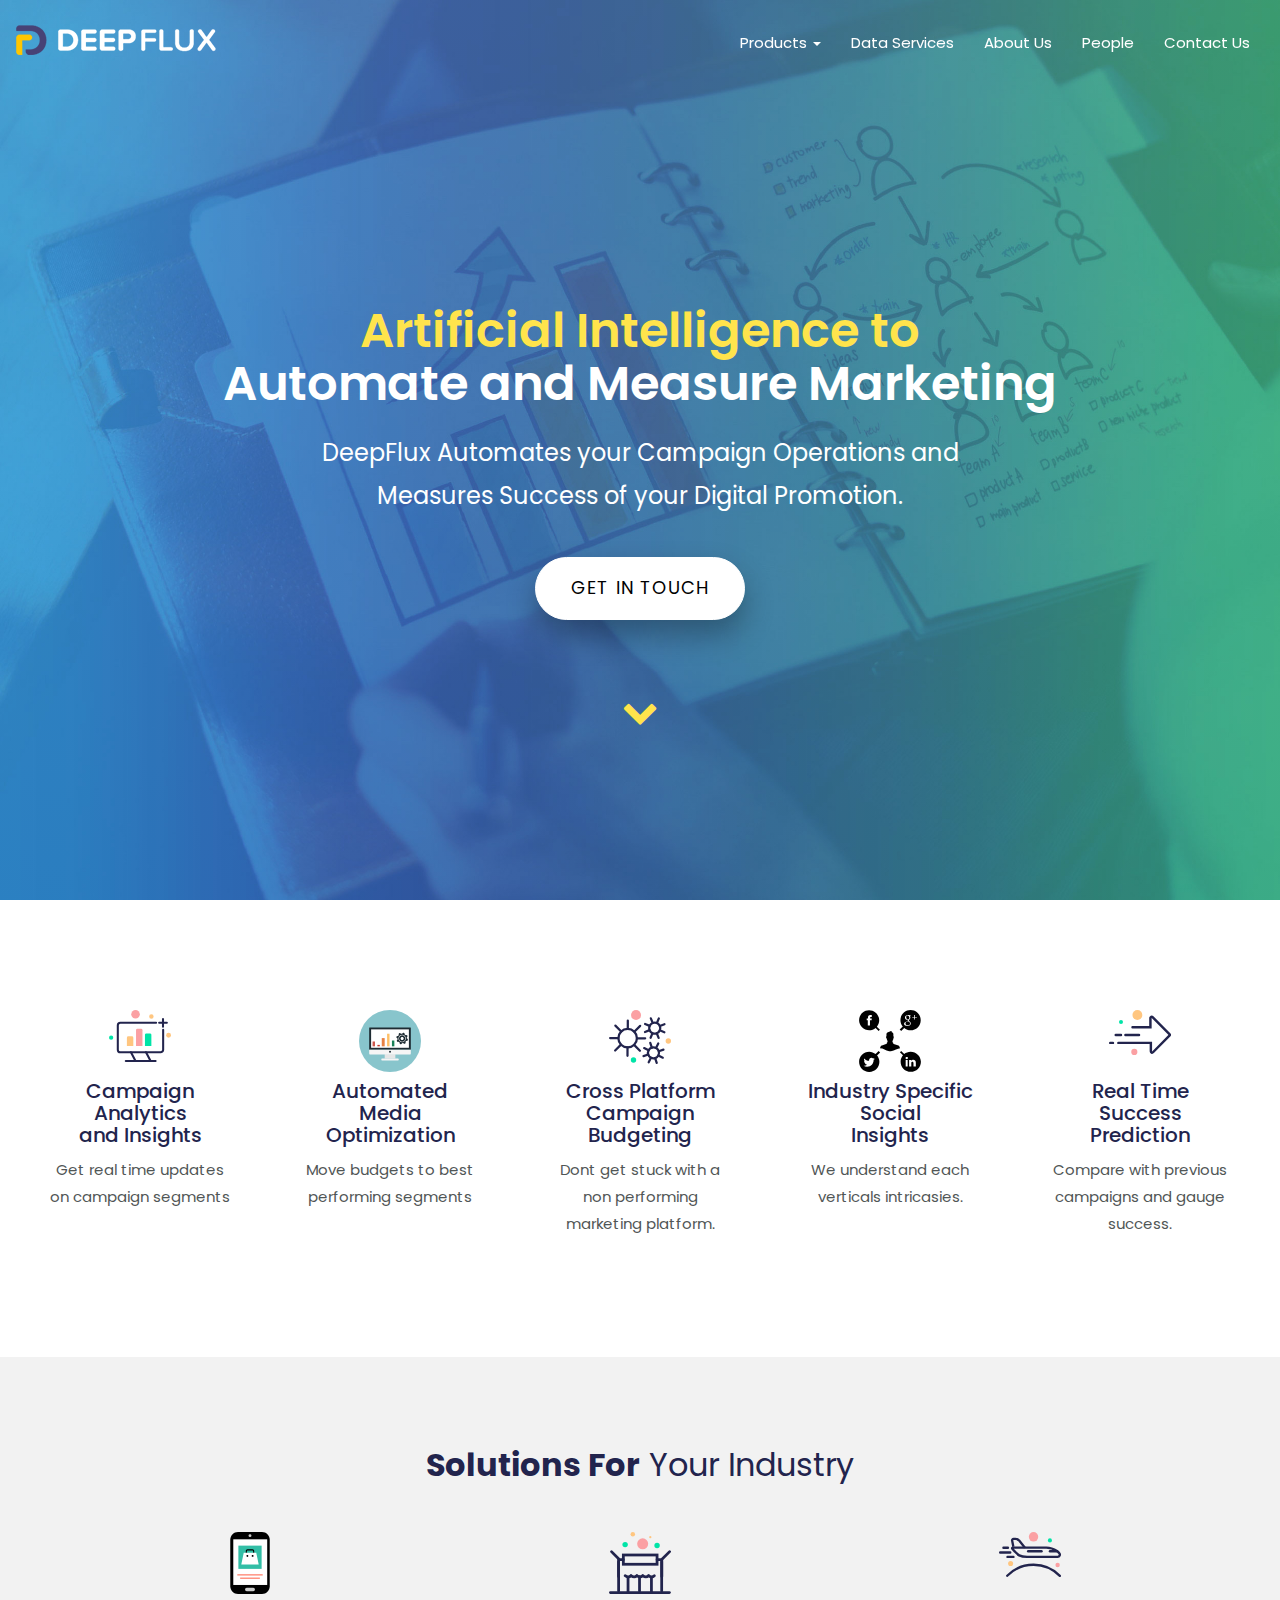
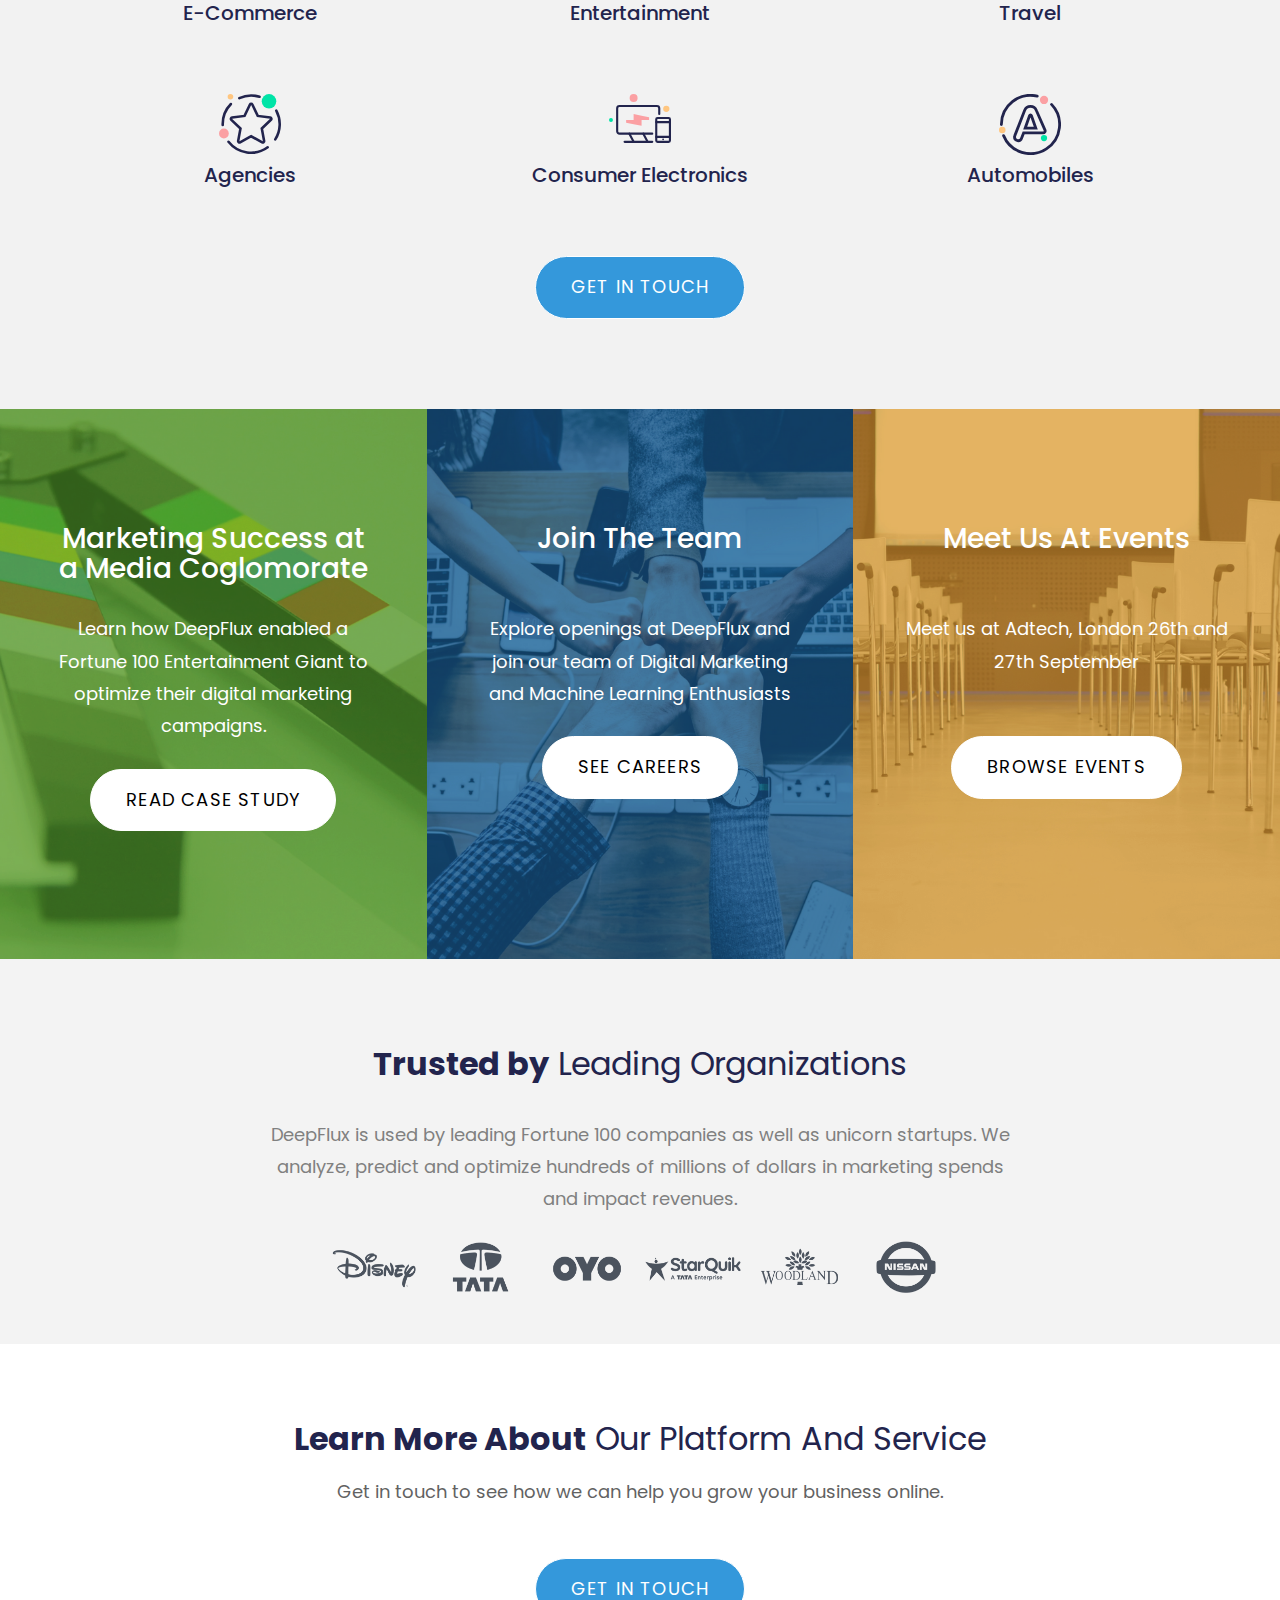
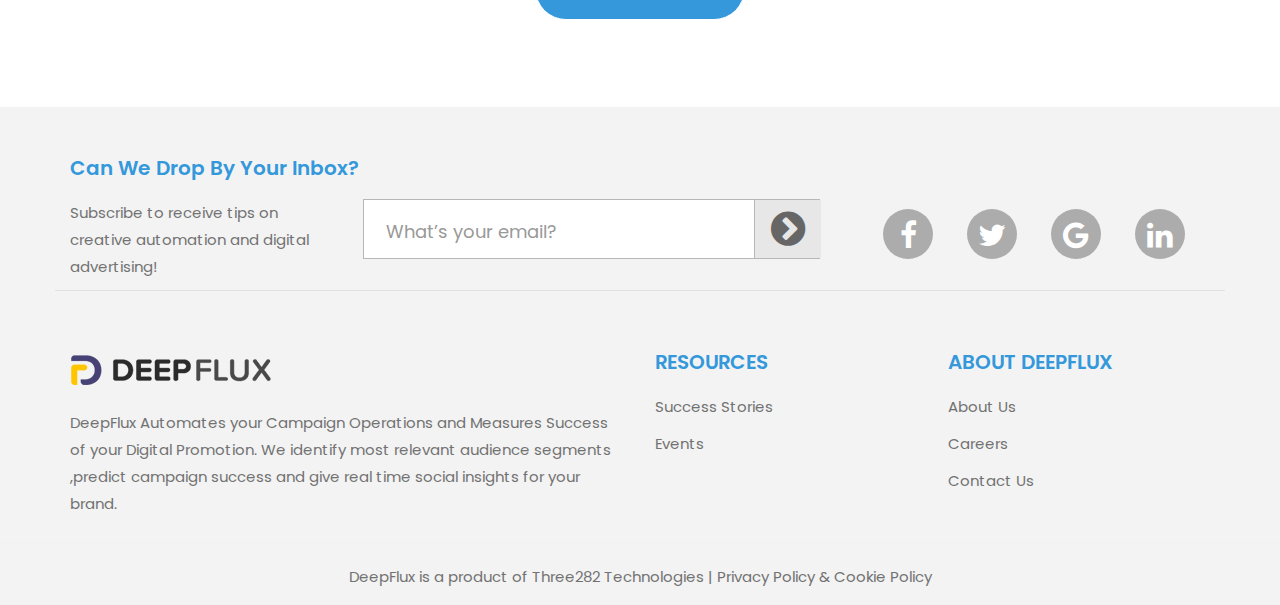
<file: deepflux.io/index.html>
<!doctype html>
<html lang="en">
   <head>
      <meta charset="utf-8">
      <meta http-equiv="x-ua-compatible" content="ie=edge">
      <meta name="viewport" content="width=device-width, initial-scale=1.0">
      <!-- Title -->
      <title>DeepFlux - Campaign Optimization and Digital Intelligence</title>
      <meta name="author" content="DeepFlux">
      <meta name="description" content="Machine learning based Campaign automation and optimization with powerful analytics and insights for various industry types. DeepFlux powers brand and conversion campaigns plus social listening,  digital marketing intelligence">
      <meta name="keywords" content="DeepFlux,Campaign Optimizer,Camapign Automation,Analytics, Social Listening,Build Brand,Machine Learning">
      <!-- Place favicon.ico in the root directory -->
      <link rel="apple-touch-icon" href="images/icons/apple-touch-icon.png">
      <link rel="shortcut icon" type="image/ico" href="images/icons/favicon.png" />
      <!-- Plugin-CSS -->
      <link rel="stylesheet" href="css/bootstrap.min.css">
      <link rel="stylesheet" href="css/font-awesome.min.css">
      <link rel="stylesheet" href="css/animate.css">
      <link rel="stylesheet" href="css/section.css">

      <!-- Main-Stylesheets -->
      <link rel="stylesheet" href="css/style.css?v=1">
      <link rel="stylesheet" href="css/responsive.css">
      <link rel="stylesheet" href="https://fonts.googleapis.com/css?family=Poppins:300,400,500,600,700">
      <link rel="stylesheet" href="js/intlTelInput.css">
      <!--[if lt IE 9]>
      <script src="//oss.maxcdn.com/html5shiv/3.7.2/html5shiv.min.js"></script>
      <script src="//oss.maxcdn.com/respond/1.4.2/respond.min.js"></script>
      <![endif]-->
      <!-- Google Tag Manager -->
      <script>(function(w,d,s,l,i){w[l]=w[l]||[];w[l].push({'gtm.start':
         new Date().getTime(),event:'gtm.js'});var f=d.getElementsByTagName(s)[0],
         j=d.createElement(s),dl=l!='dataLayer'?'&l='+l:'';j.async=true;j.src=
         'https://www.googletagmanager.com/gtm.js?id='+i+dl;f.parentNode.insertBefore(j,f);
         })(window,document,'script','dataLayer','GTM-KVGKRMG');
      </script>
      <!-- End Google Tag Manager -->
      <!--Start of Tawk.to Script-->
        <script type="text/javascript">
        var Tawk_API=Tawk_API||{}, Tawk_LoadStart=new Date();
        (function(){
        var s1=document.createElement("script"),s0=document.getElementsByTagName("script")[0];
        s1.async=true;
        s1.src='https://embed.tawk.to/5cf0203e267b2e57853038a9/default';
        s1.charset='UTF-8';
        s1.setAttribute('crossorigin','*');
        s0.parentNode.insertBefore(s1,s0);
        })();
        </script>
      <!--End of Tawk.to Script-->
   </head>
   <body data-spy="scroll" data-target="#primary-menu">
      <!-- Google Tag Manager (noscript) -->
      <noscript><iframe src="https://www.googletagmanager.com/ns.html?id=GTM-KVGKRMG"
         height="0" width="0" style="display:none;visibility:hidden"></iframe></noscript>
      <!-- End Google Tag Manager (noscript) -->
      <!--Mainmenu-area-->
        <div class="mainmenu-area" data-spy="affix" data-offset-top="100">
        <div class="container-fluid">
        <!--Logo-->
        <div class="navbar-header">
        <button type="button" class="navbar-toggle" data-toggle="collapse" data-target="#primary-menu">
        <span class="icon-bar"></span>
        <span class="icon-bar"></span>
        <span class="icon-bar"></span>
        </button>
        <a href="index.html" class="navbar-brand logo deepFluxLogo"></a>
        </div>
        <!--Logo/-->
        <nav class="collapse navbar-collapse" id="primary-menu">
        <ul class="nav navbar-nav navbar-right">
        <li>
        <div class="dropdown">
        <button class="dropdown-toggle" type="button" data-toggle="dropdown">Products
        <span class="caret"></span></button>
         <ul class="dropdown-menu">
           <li><a href="branding_intelligence/index.html">Brand Intelligence</a></li>
           <li><a href="campaign-optimizer.html">Campaign Optimizer</a></li>
         </ul>
        </div>
        </li>
        <li><a href="dmp-cdp.html">Data Services</a></li>
        <li><a href="about-us.html">About Us</a></li>
        <li><a href="careers.html">People</a></li>
        <li><a href="contact-us.html">Contact Us</a></li>
        </ul>
        </nav>
        </div>
        </div>
        <!--Mainmenu-area/-->
      <!--Header-area-->
      <header class="header-area overlay full-height relative v-center" id="home-page">
         <div class="container">
            <div class="row v-center text-center">
               <div class="col-xs-12 col-md-12 header-text">
                  <h1><span>Artificial Intelligence to</span><br>Automate and Measure Marketing</h1>
                  <p>DeepFlux Automates your Campaign Operations and<br>Measures Success of your Digital Promotion.</p>
                  <button class="button white" data-toggle="modal" data-target="#getInTouch">Get in Touch</button>
                  <a href="#service-page" class="hom-scroll"><i class="fa fa-chevron-down"></i></a>
               </div>
            </div>
         </div>
      </header>
      <!--Header-area/-->
      <!--Services-area-->
      <section class="pt90 pb90" id="service-page">
         <div class="container-fluid">
            <div class="row">
               <div class="col-xs-12">
                  <div class="box">
                     <div class="box-icon"><img src="images/icons/Analytics.svg" width="62" height="62"></div>
                     <h4>Campaign<br>Analytics<br>and Insights</h4>
                     <p>Get real time updates on campaign segments</p>
                  </div>
                  <div class="box">
                     <div class="box-icon"><img src="images/icons/optimization1.svg" width="62" height="62"></div>
                     <h4>Automated<br>Media<br>Optimization</h4>
                     <p>Move budgets to best performing segments</p>
                  </div>
                  <div class="box">
                     <div class="box-icon"><img src="images/icons/automation.svg" width="62" height="62"></div>
                     <h4>Cross Platform<br>Campaign<br>Budgeting</h4>
                     <p>Dont get stuck with a non performing marketing platform.</p>
                  </div>
                  <div class="box">
                     <div class="box-icon"><img src="images/icons/social.svg" width="62" height="62"></div>
                     <h4>Industry Specific<br>Social<br>Insights</h4>
                     <p>We understand each verticals intricasies.</p>
                  </div>
                  <div class="box">
                     <div class="box-icon"><img src="images/icons/Arrow.svg" width="62" height="62"></div>
                     <h4>Real Time<br>Success<br>Prediction</h4>
                     <p>Compare with previous campaigns and gauge success.</p>
                  </div>
               </div>
            </div>
         </div>
      </section>
      <!--Services2-area/-->
      <!--Services2-area-->
      <section class="pb90 pt90 bgGrey">
         <div class="container">
            <div class="row">
               <div class="col-xs-12 col-md-12">
                  <div class="page-title text-center">
                     <h2><strong>Solutions For</strong> Your Industry</h2>
                  </div>
               </div>
            </div>
            <div class="row text-center">
               <div class="col-xs-12 col-md-4">
                  <div class="box2">
                     <div class="box-icon2"><img src="images/icons/Ecom1.svg" width="62" height="62"></div>
                     <h4>E-Commerce</h4>
                  </div>
               </div>
               <div class="col-xs-12 col-md-4">
                  <div class="box2">
                     <div class="box-icon2"><img src="images/icons/Media.svg" width="62" height="62"></div>
                     <h4>Entertainment</h4>
                  </div>
               </div>
               <div class="col-xs-12 col-md-4">
                  <div class="box2">
                     <div class="box-icon2"><img src="images/icons/Travel.svg" width="62" height="62"></div>
                     <h4>Travel</h4>
                  </div>
               </div>
               <div class="col-xs-12 col-md-4">
                  <div class="box2">
                     <div class="box-icon2"><img src="images/icons/AgencyN.svg" width="62" height="62"></div>
                     <h4>Agencies</h4>
                  </div>
               </div>
               <div class="col-xs-12 col-md-4">
                  <div class="box2">
                     <div class="box-icon2"><img src="images/icons/Electronics.svg" width="62" height="62"></div>
                     <h4>Consumer Electronics</h4>
                  </div>
               </div>
               <div class="col-xs-12 col-md-4">
                  <div class="box2">
                     <div class="box-icon2"><img src="images/icons/Auto.svg" width="62" height="62"></div>
                     <h4>Automobiles</h4>
                  </div>
               </div>
               <button class="button blue" data-toggle="modal" data-target="#getInTouch">Get in Touch</button>
            </div>
         </div>
      </section>
      <!--Services2-area/-->
      <!--Services3-area-->
      <section class="pb70">
         <div class="container-fluid" style="padding: 0px">
            <div class="box3" style="background-image:url('images/media.png')">
               <h4>Marketing Success at a Media Coglomorate</h4>
               <p>Learn how DeepFlux enabled a Fortune 100 Entertainment Giant to optimize their digital marketing campaigns.</p>
               <a href="DeepFlux Disney Case Study.pdf" class="button white">Read Case Study</a>
            </div>
            <div class="box3" style="background-image:url('images/job.png')">
               <h4>Join The Team<br>&nbsp;</h4>
               <p>Explore openings at DeepFlux and join our team of Digital Marketing and Machine Learning Enthusiasts</p>
               <a href="careers.html" class="button white">See Careers</a>
            </div>
            <div class="box3" style="background-image:url('images/conference.png')">
               <h4>Meet Us At Events<br>&nbsp;</h4>
               <p>Meet us at Adtech, London 26th and 27th September<br>&nbsp;</p>
               <a href="events.html" class="button white">Browse Events</a>
            </div>
         </div>
      </section>
      <div class="wrapper">
         <!-- <div class="primary-title">
             <span>Contrary to popular belief, Lorem Ipsum is not simply random text</span>
         </div> -->
         <div class="secondary-title">
             <span class="special-text"> Trusted by</span> <span> Leading Organizations</span>
         </div>
         <div class="content">
             <span>DeepFlux is used by leading Fortune 100 companies as well as unicorn startups. We analyze, predict and optimize hundreds of millions of dollars in marketing spends and impact revenues.
         </span>
         <!-- <span class='special-text'>and We're just getting started.</span> -->
             </div>
         <div class="logo-container">
             <img src='./images/disney.png' class="clogo"/>
             <img src='./images/tata.png' class="clogo"/>
             <img src='./images/oyo.png' class="clogo"/>
             <img src='./images/star_quik.png' class="clogo"/>
             <img src='./images/woodland.png' class="clogo"/>
             <img src='./images/nissa.png' class="clogo"/>

         </div>
     </div>
      <!--Services3-area/-->
      <!--Services2-area-->
      <div class="section-wrapper">
         <section class="pb70">
            <div class="container">
               <div class="row">
                  <div class="col-xs-12 col-md-12">
                     <div class="page-title text-center">
                        <h2><strong>Learn More About</strong> Our Platform And Service</h2>
                        <p>Get in touch to see how we can help you grow your business online.</p>
                        <button class="button blue" data-toggle="modal" data-target="#getInTouch">Get in Touch</button>
                     </div>
                  </div>
               </div>
            </div>
         </section>
      </div>


      <!--Services2-area/-->
      <footer class="footer-area gray-bg">
         <div class="footer-middle">
            <div class="container">
               <div class="row">
                  <div class="col-xs-12 col-md-4">
                     <h2>Can We Drop By Your Inbox?</h2>
                  </div>
               </div>
               <div class="row">
                  <div class="col-xs-12 col-md-3">
                     <p>Subscribe to receive tips on creative automation and digital advertising!</p>
                  </div>
                  <div class="col-xs-12 col-md-5">
                     <div id="custom-search-input">
                        <div class="input-group col-md-12">
                           <input type="text" class="form-control input-lg" placeholder="What’s your email?" />
                           <span class="input-group-btn">
                           <button class="btn btn-info btn-lg" type="button"><i class="fa fa-chevron-circle-right"></i></button>
                           </span>
                        </div>
                     </div>
                  </div>
                  <div class="col-xs-12 col-md-4">
                     <ul class="social-menu text-right x-left">
                        <li><a href="https://www.facebook.com/Deepflux-983143791847436"><i class="fa fa-facebook"></i></a></li>
                        <li><a href="#"><i class="fa fa-twitter"></i></a></li>
                        <li><a href="#"><i class="fa fa-google"></i></a></li>
                        <li><a href="https://www.linkedin.com/company/deepflux/"><i class="fa fa-linkedin"></i></a></li>
                     </ul>
                  </div>
                  <div class="col-xs-12 col-md-12 btop"></div>
               </div>
            </div>
         </div>
         <div class="footer-middle">
            <div class="container">
               <div class="row">
                  <div class="col-xs-12 col-sm-12 col-md-6 col-lg-6">
                     <h2><img src="images/flogo.png"></h2>
                     <p>DeepFlux Automates your Campaign Operations and Measures Success of your Digital Promotion. We identify most relevant audience segments ,predict campaign success and give real time social insights for your brand. </p>
                  </div>
                  <div class="col-xs-12 col-sm-6 col-md-3 col-lg-3">
                     <h2>RESOURCES</h2>
                     <p><a href="DeepFlux Disney Case Study.pdf" target="_blank">Success Stories</a></p>
                     <p><a href="events.html">Events</a></p>
                  </div>
                  <div class="col-xs-12 col-sm-6 col-md-3 col-lg-3">
                     <h2>ABOUT DEEPFLUX</h2>
                     <p><a href="about-us.html">About Us</a></p>
                     <p><a href="careers.html">Careers</a></p>
                     <p><a href="contact-us.html">Contact Us</a></p>
                  </div>
               </div>
            </div>
         </div>
         <div class="footer-bottom">
            <div class="container">
               <div class="row">
                  <div class="col-xs-12 col-sm-12 col-md-12 col-lg-12 text-center">
                     DeepFlux is a product of Three282 Technologies | <a href="privacy-policy.html">Privacy Policy & Cookie Policy</a>
                  </div>
               </div>
            </div>
         </div>
      </footer>
      <!--PopUpForm-->
      <div class="modal fade" id="getInTouch" tabindex="-1" role="dialog" aria-labelledby="modalLabel" aria-hidden="true">
         <div class="modal-dialog">
            <script type="text/javascript">var submitted=false;</script>
            <iframe onload="if(submitted) {document.getElementById('thankYou').style.display='block'; document.getElementById('formBody').style.display='none';document.getElementById('submitBtn').style.display='none';}" style="display:none;" id="hidden_iframe" name="hidden_iframe"></iframe>
            <form  onSubmit="submitted=true;" target="hidden_iframe" method="POST" action='https://docs.google.com/forms/u/1/d/e/1FAIpQLSdXn3YcD_GoRLw42ViB1arMrLRRgSD_AWhdyNq1HoMGSYjnCw/formResponse'>
               <div class="modal-content">
                  <div class="modal-header">
                     <button type="button" class="close" data-dismiss="modal">x</button>
                     <h3>Let's Build your Brand Together!</h3>
                  </div>
                  <div class="modal-body">
                     <div class="col-xs-12 col-sm-12 col-md-12 col-lg-12" id="formBody">
                        <div class="form-group"><input type="text" class="form-control" name="entry.854361702" placeholder="Name" required></div>
                        <div class="form-group"><input type="email" class="form-control" name="entry.1844304961" placeholder="Email" required></div>
                        <div class="form-group"><input type="tel" id="mobile-number" class="form-control" name="entry.1764955767" placeholder="Phone eg. 7045965120" required></div>
                        <div class="form-group"><input type="number" class="form-control" name="entry.2031893907" placeholder="Monthly Marketing Budget in INR" required></div>
                        <div class="form-group">
                           <select class="form-control" name="entry.46911820" required>
                              <option value="E-Commerce">E-Commerce</option>
                              <option value="Entertainment">Entertainment</option>
                              <option value="Travel">Travel</option>
                              <option value="Agencies">Agencies</option>
                              <option value="Consumer Electronics">Consumer Electronics</option>
                              <option value="Automobiles">Automobiles</option>
                              <option value="Aviation">Aviation</option>
                              <option value="Construction">Construction</option>
                              <option value="Entertainment">Entertainment</option>
                              <option value="Financial Institutions">Financial Institutions</option>
                              <option value="Healthcare">Healthcare</option>
                              <option value="Heavy Industry">Heavy Industry</option>
                              <option value="Marine">Marine</option>
                              <option value="Natural Resources">Natural Resources</option>
                              <option value="Pharmaceutical / Chemical">Pharmaceutical / Chemical</option>
                              <option value="Professional Services">Professional Services</option>
                              <option value="Public Sector">Public Sector</option>
                              <option value="Railway">Railway</option>
                              <option value="Real Estate">Real Estate</option>
                              <option value="Technology">Technology</option>
                              <option value="Truck">Truck</option>
                           </select>
                        </div>
                        <div class="form-group"><textarea class="form-control" name="entry.1595481257" placeholder="Message" rows="4" required></textarea></div>
                        <input class="form-control" name="entry.427120062" type="hidden" value="Home Page">
                     </div>
                     <div id="thankYou">
                        Thank you for showing interest in us. <span>Our representative will contact you shortly.</span>
                     </div>
                  </div>
                  <div class="clearfix"></div>
                  <div class="modal-footer">
                     <button class="button blue" type="submit" id="submitBtn">Talk to Expert</button>
                  </div>
               </div>
            </form>
         </div>
      </div>
      <!--PopUpForm-->
      <!--JS-->
      <script src="js/jquery-latest.min.js"></script>
      <script src="js/bootstrap.min.js"></script>
      <!--Arrow Down-->
      <script src="js/intlTelInput.js"></script>
      <script>
         $(function() {
         $('a[href*=#]:not([href=#])').click(function() {
         if (location.pathname.replace(/^\//,'') == this.pathname.replace(/^\//,'') && location.hostname == this.hostname) {
         var target = $(this.hash);
         target = target.length ? target : $('[name=' + this.hash.slice(1) +']');
         if (target.length) {
         $('html,body').animate({
         scrollTop: target.offset().top
         },1000);
         return false;
         }
         }
         });
         });
         
         $("#mobile-number").intlTelInput();  
         $(document).ready(function() {
            $(".close").click(function() {
                     $('#thankYou').hide();
                     $('#formBody, #submitBtn').show();
            });
             
             $("#mobile-number").keypress(function (e) {
              //if the letter is not digit then display error and don't type anything
              if (e.which != 8 && e.which != 0 && (e.which < 48 || e.which > 57)) {
                 //display error message
                 //$("#errmsg").html("Digits Only").show().fadeOut("slow");
                       return false;
             }
            });
         
         });
      </script>
   </body>
</html>
</file>
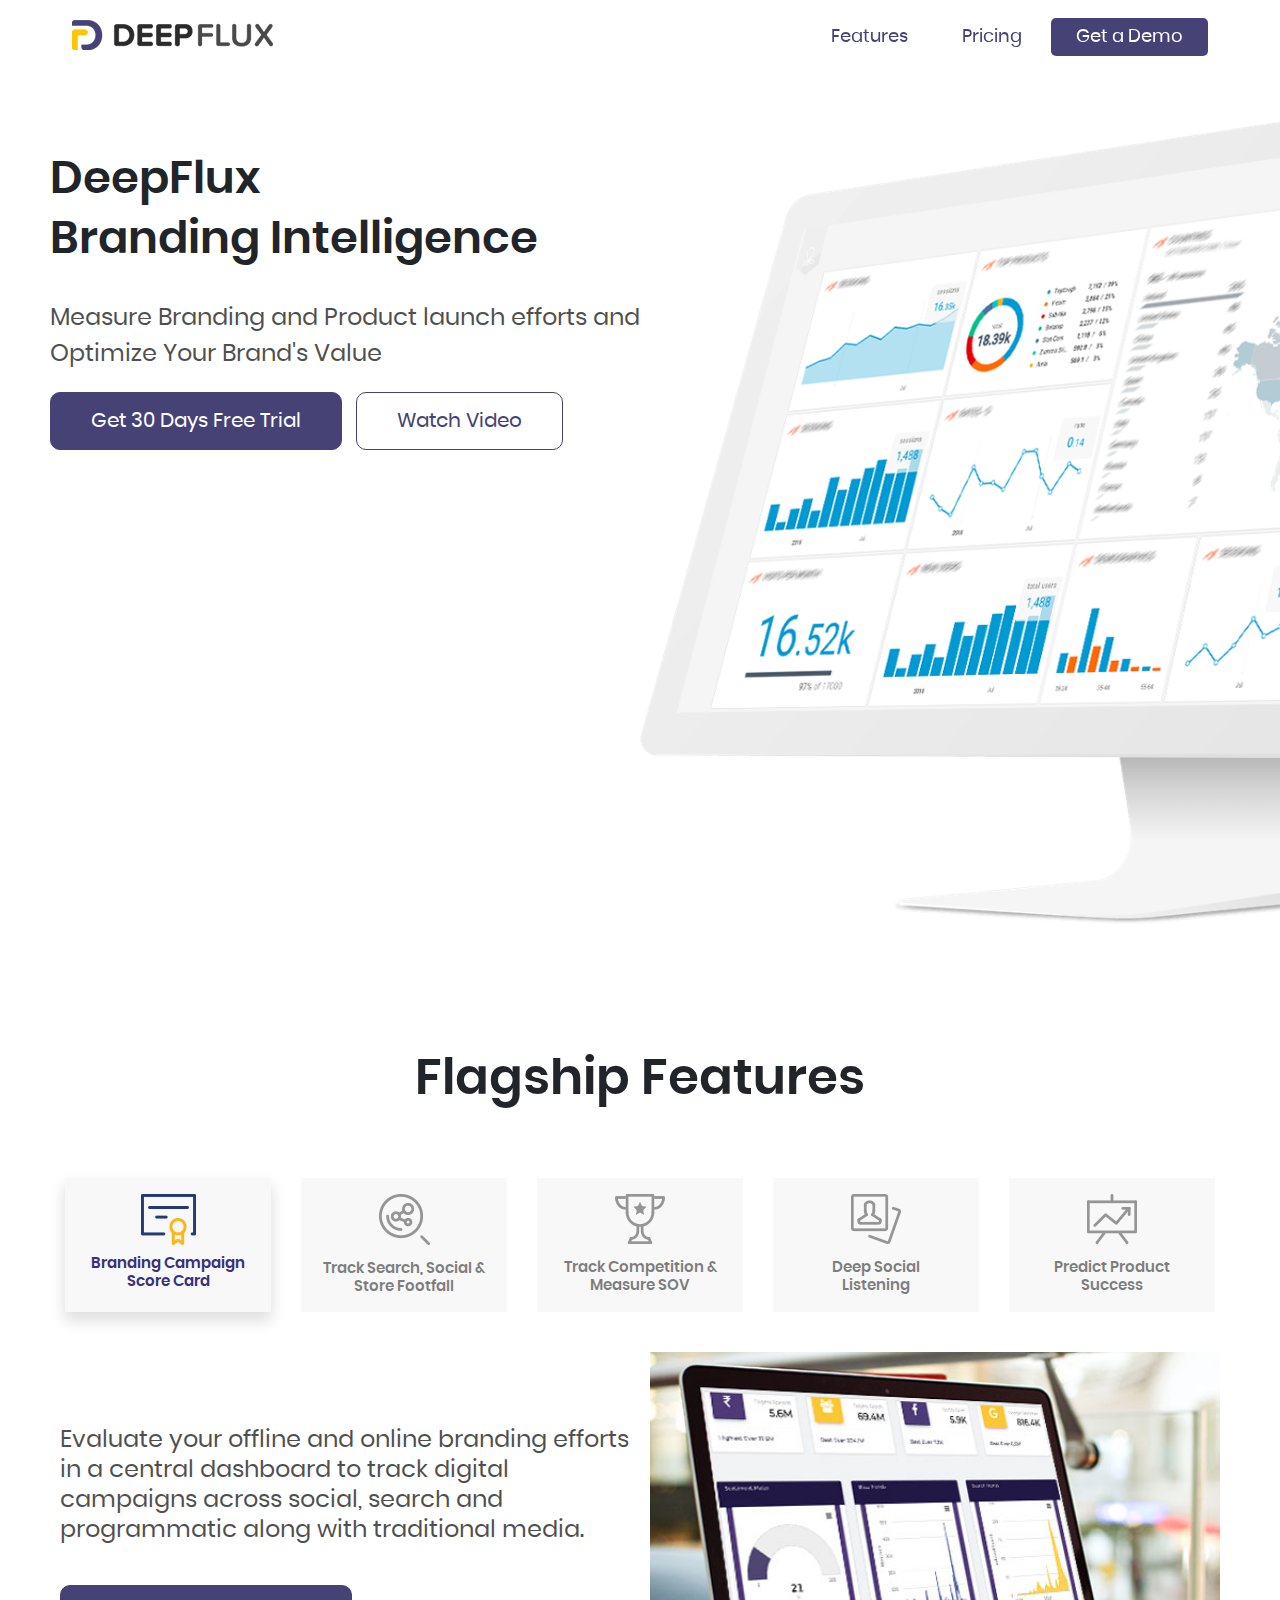
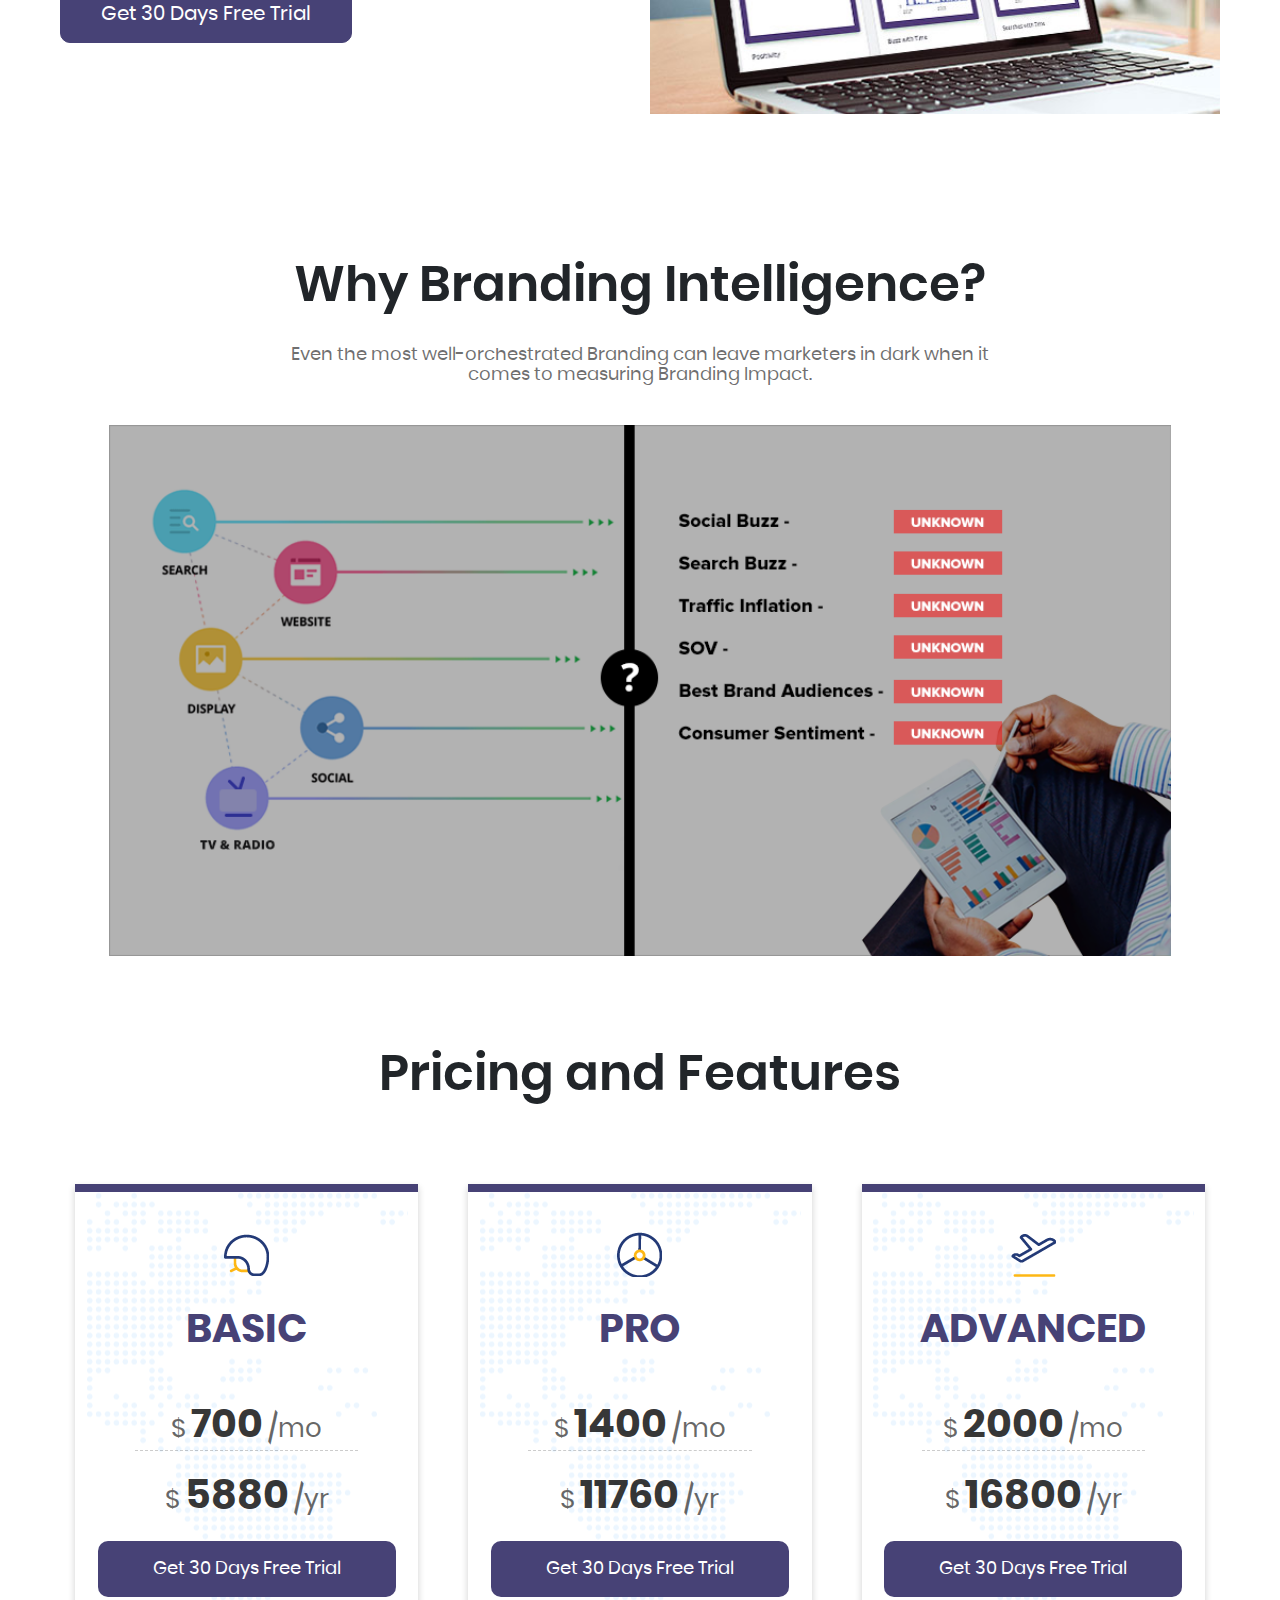
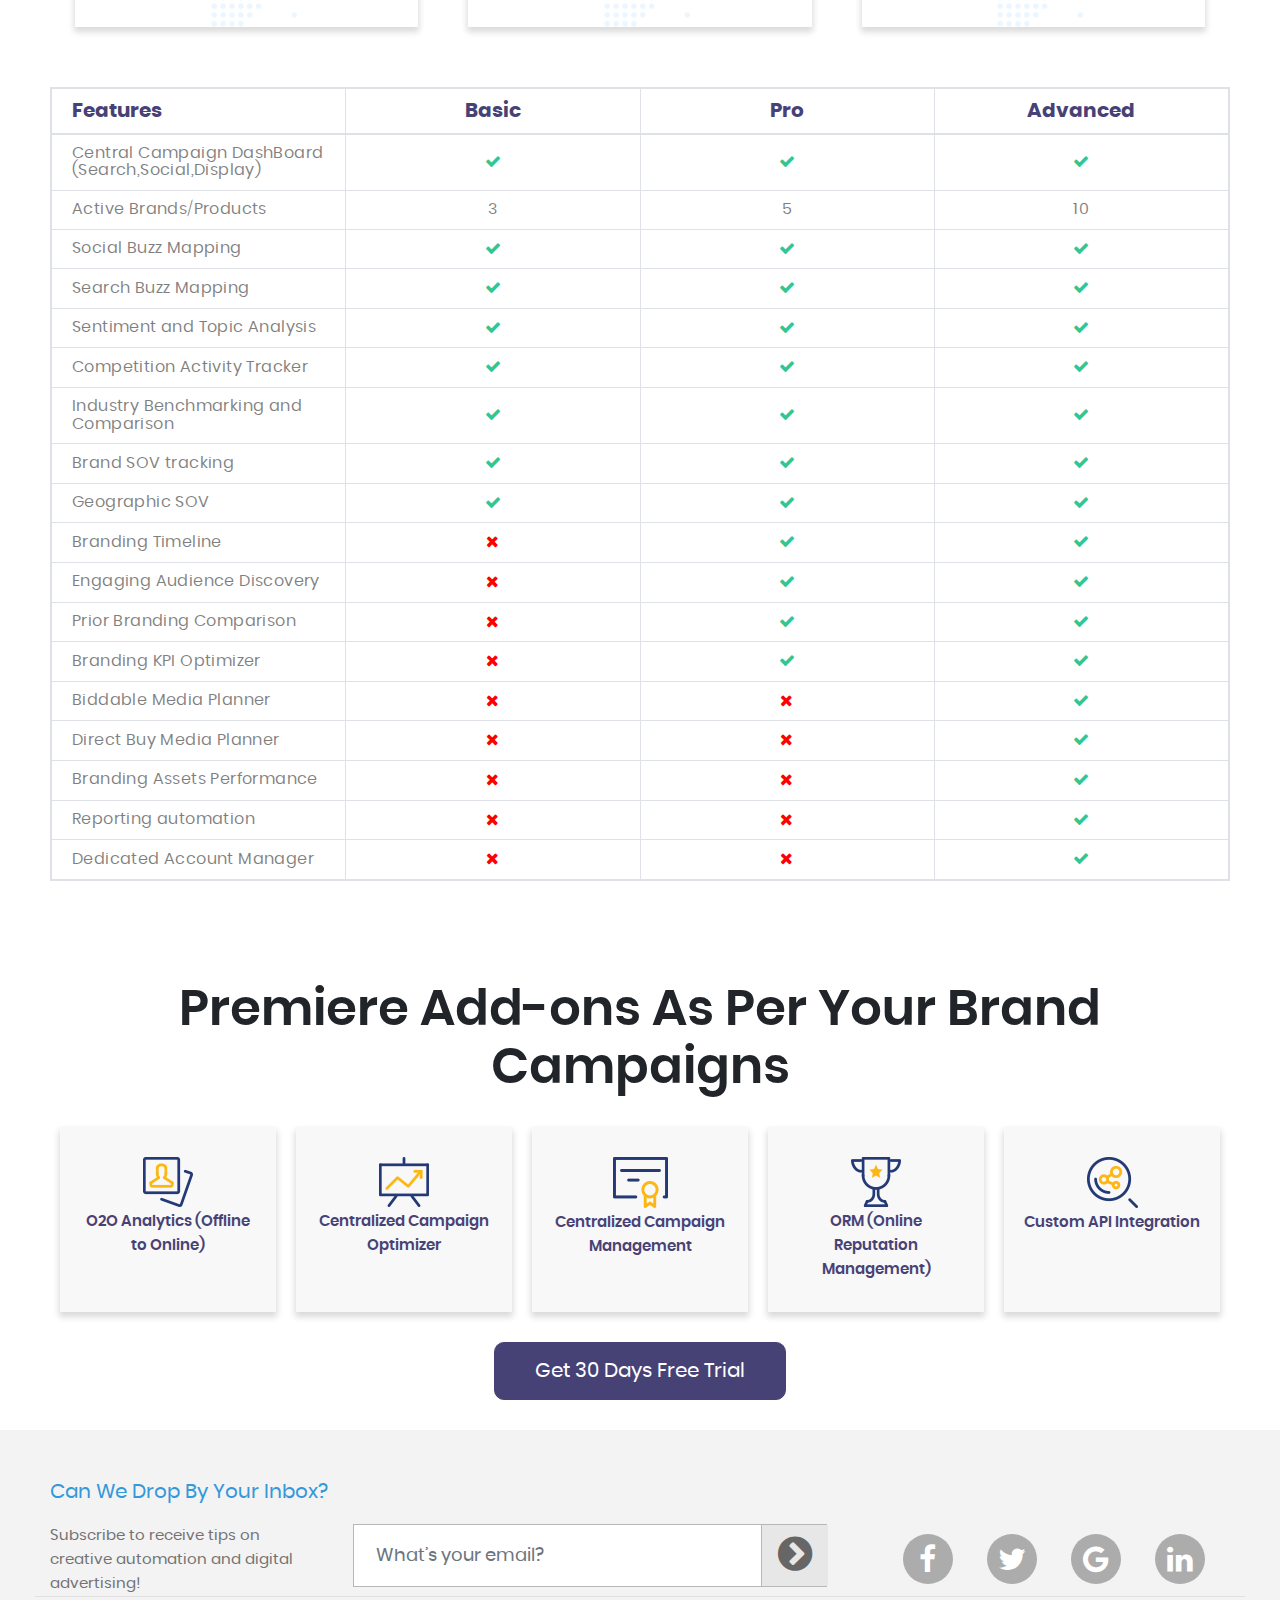
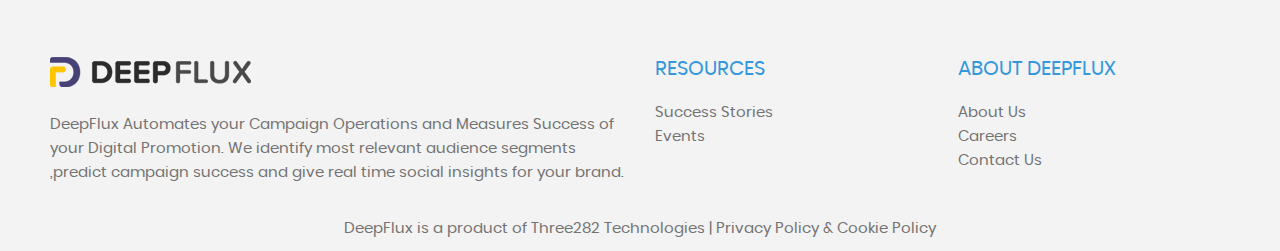
<file: deepflux.io/branding_intelligence/index.html>
<!DOCTYPE html>
<html>
<head>
<!-- Google Tag Manager -->
<script>(function(w,d,s,l,i){w[l]=w[l]||[];w[l].push({'gtm.start':
new Date().getTime(),event:'gtm.js'});var f=d.getElementsByTagName(s)[0],
j=d.createElement(s),dl=l!='dataLayer'?'&l='+l:'';j.async=true;j.src=
'https://www.googletagmanager.com/gtm.js?id='+i+dl;f.parentNode.insertBefore(j,f);
})(window,document,'script','dataLayer','GTM-KBKNLD9');</script>
<!-- End Google Tag Manager -->
      <!--Start of Tawk.to Script-->
        <script type="text/javascript">
        var Tawk_API=Tawk_API||{}, Tawk_LoadStart=new Date();
        (function(){
        var s1=document.createElement("script"),s0=document.getElementsByTagName("script")[0];
        s1.async=true;
        s1.src='https://embed.tawk.to/5cf0203e267b2e57853038a9/default';
        s1.charset='UTF-8';
        s1.setAttribute('crossorigin','*');
        s0.parentNode.insertBefore(s1,s0);
        })();
        </script>
      <!--End of Tawk.to Script-->
	<meta charset="utf-8">
	<meta http-equiv="X-UA-Compatible" content="IE=edge">
	<meta name="viewport" content="width=device-width, initial-scale=1.0">
	<title>DeepFlux</title>
	<link rel="shortcut icon" href="/favicon.ico" type="image/x-icon">
	<link rel="shortcut icon" type="image/ico" href="images/favicon.png" />
	<link rel="stylesheet" href="css/bootstrap.min.css">
	<link rel="stylesheet" href="css/font-awesome.min.css" type="text/css">
	<link rel="stylesheet" href="css/reset.css" type="text/css">
	<link rel="stylesheet" href="css/style.css" type="text/css">
	<link rel="stylesheet" href="css/intlTelInput.css" type="text/css">
	<script src="js/modernizr.js"></script>
</head>

<body>

<!-- Google Tag Manager (noscript) -->
<noscript><iframe src="https://www.googletagmanager.com/ns.html?id=GTM-KBKNLD9"
height="0" width="0" style="display:none;visibility:hidden"></iframe></noscript>
<!-- End Google Tag Manager (noscript) -->

	<header class="header_wrapper">
		<div class="container">
			<div class="header_wrap">
				<div class="logo_wrapper">
					<a href="https://www.deepflux.io/"><img src="images/logo.png" alt="logo"></a>
				</div>
				<div class="nav_wrapper">
					<nav>
						<ul>
							<li class="feature_sec"><a href="#">Features</a></li>
							<li class="pricing_sec"><a href="#">Pricing</a></li>
							<li><a data-toggle="modal" data-target="#getInTouch" class="hoverState" href="#">Get a Demo</a></li>
						</ul>
					</nav>
				</div>
			</div>
		</div>
	</header>

	<section class="hero__container centered-content vmc_hero full__height in-view banner_content_wrapper">
	  	<div class="container">
	    	<div class="hero__container__copy">
		    	<div class="left_content">
			      	<h1>DeepFlux <br> Branding Intelligence </h1>
			      	<p>
						Measure Branding and Product launch efforts and Optimize Your Brand's Value 
					</p>
			      	<div class="hero__cta">
						<div class="get_demo_btn">
							<a data-toggle="modal" data-target="#getInTouch" href="javascript:void(0)">Get 30 Days Free Trial</a>
						</div>
						<div class="get_demo_btn">
							<a class="show-modal white_bg" data-toggle="modal" data-target="#videoModal" href="#">Watch Video</a>
						</div>
			      	</div>
		      	</div>
		      	<div class="clear"></div>
	    	</div>
	  	</div>
	  	<div class="vmc-platform__background">
	    	<img src="images/banner_img.png" alt="">
	  	</div>
	</section>

	<section class="flagship_wrapper">
		<div class="container">
			<h1>Flagship Features</h1>
			<div class="category_blog_tabs">
				<div class="scroll_wrapper">
					<div class="category_blog_wrap tab-menu" id="tabs">
						<a href="javascript:void(0)" class="category_blog tab-a current" data-id="tab1">
							<div class="">
								<img src="images/icon6.png" alt="b1" class="normal_img tab_img">
								<img src="images/icon1.png" alt="b1" class="active_img tab_img">
								<span>Branding Campaign Score Card </span>
							</div>
						</a>
						<a href="javascript:void(0)" class="category_blog tab-a" data-id="tab2">
							<div class="">
								<img src="images/icon7.png" alt="b1" class="normal_img tab_img">
								<img src="images/icon2.png" alt="b1" class="active_img tab_img">
								<span>Track Search, Social & Store Footfall </span>
							</div>
						</a>
						<a href="javascript:void(0)" class="category_blog tab-a" data-id="tab3">
							<div class="">
								<img src="images/icon8.png" alt="b1" class="normal_img tab_img">
								<img src="images/icon3.png" alt="b1" class="active_img tab_img">
								<span>Track Competition & Measure SOV  </span>
							</div>
						</a>
						<a href="javascript:void(0)" class="category_blog tab-a" data-id="tab4">
							<div class="">
								<img src="images/icon9.png" alt="b1" class="normal_img tab_img">
								<img src="images/icon4.png" alt="b1" class="active_img tab_img">
								<span>Deep Social <br> Listening </span>
							</div>
						</a>
						<a href="javascript:void(0)" class="category_blog tab-a" data-id="tab5">
							<div class="">
								<img src="images/icon10.png" alt="b1" class="normal_img tab_img">
								<img src="images/icon5.png" alt="b1" class="active_img tab_img">
								<span>Predict Product Success </span>
							</div>
						</a>
					</div>	
				</div>
				
				<div class="tab_content_section">
					<div class="tab current tab-content" data-id="tab1">
						<div class="tab_con_wrapper">
							<div class="tab_content">
								<p>
									Evaluate your offline and online branding efforts in a central dashboard to track digital campaigns across social, search and programmatic along with traditional media.
								</p>
								<div class="get_demo_btn"><a data-toggle="modal" data-target="#getInTouch" href="javascript:void(0)">Get 30 Days Free Trial</a></div>
							</div>
							<div class="tab_banner">
								<img src="images/tab1.jpg" alt="">
							</div>
						</div>
					</div>
					<div class="tab tab-content" data-id="tab2">
						<div class="tab_con_wrapper">
							<div class="tab_content">
								<p>
									Measure live impact of your branding campaign across social, driving search volumes and traffic to your store or your website.
								</p>
								<div class="get_demo_btn"><a data-toggle="modal" data-target="#getInTouch" href="javascript:void(0)">Get 30 Days Free Trial</a></div>
							</div>
							<div class="tab_banner">
								<img src="images/tab2.jpg" alt="">
							</div>
						</div>
					</div>
					<div class="tab tab-content" data-id="tab3">
						<div class="tab_con_wrapper">
							<div class="tab_content">
								<p>
									Measure your true SOV across geographies to see where your branding campaign is driving most impact. Sneak peek into the competitors activity across channels and track their brand buzz and strategy.
								</p>
								<div class="get_demo_btn"><a data-toggle="modal" data-target="#getInTouch" href="javascript:void(0)">Get 30 Days Free Trial</a></div>
							</div>
							<div class="tab_banner">
								<img src="images/tab3.jpg" alt="">
							</div>
						</div>
					</div>
					<div class="tab tab-content" data-id="tab4">
						<div class="tab_con_wrapper">
							<div class="tab_content">
								<p>
									Not all publicity is good publicity. Using our proprietary machine learning tools and track topics of conversation and sentiment for the product launch or brand activity.
								</p>
								<div class="get_demo_btn"><a data-toggle="modal" data-target="#getInTouch" href="javascript:void(0)">Get 30 Days Free Trial</a></div>
							</div>
							<div class="tab_banner">
								<img src="images/tab4.jpg" alt="">
							</div>
						</div>
					</div>
					<div class="tab tab-content" data-id="tab5">
						<div class="tab_con_wrapper">
							<div class="tab_content">
								<p>
									Our machine learning algorithms use hundreds of brand signals along with industry benchmarks to predict the success of your branding campaign or product launch.
								</p>
								<div class="get_demo_btn"><a data-toggle="modal" data-target="#getInTouch" href="javascript:void(0)">Get 30 Days Free Trial</a></div>
							</div>
							<div class="tab_banner">
								<img src="images/tab5.jpg" alt="">
							</div>
						</div>
					</div>
				</div>
			</div>
		</div>
	</section>

	<section class="branding_wrapper">
		<div class="container">
			<div class="branding_title">
				<h1>Why Branding Intelligence? </h1>
				<p>
					Even the most well-orchestrated Branding can leave marketers in dark when it comes to measuring Branding Impact.
				</p>

			</div>
			<figure class="cd-image-container">
				<img src="images/slider1.png" />
				<span class="cd-image-label" data-type="original"></span>

				<div class="cd-resize-img">
					<img src="images/slider2.png" />
					<span class="cd-image-label" data-type="modified"></span>
				</div>

				<span class="cd-handle"></span>
			</figure>
		</div>
	</section>

	<section class="flagship_wrapper pricing_card_section">
		<div class="container">
			<h1> Pricing and Features </h1>
			<!-- <div class="common__tabs">
				<div class="c_tabs">
					<a class="active" href="javascript:void(0)">Annually</a>
					<a href="javascript:void(0)">Monthly</a>
				</div>
				<img src="images/discount.png" alt="discount">
			</div> -->

			<div class="pricing_card_wrap">
				<div class="cards color_Border p1">
					<span></span>
					<img src="images/price_icon1.png" alt="price_icon1">
					<p>BASIC</p>
					<div class="pricing_breakup">
						<!-- <h3>
							<p class="india">₹</p>
							<span class="india">1799</span>
							/Mo
						</h3> -->
						<p><span>$</span>700<span>/mo</span></p>
						<p><span>$</span>5880<span>/yr</span></p>
					</div>
					<div class="inactive_state"><a data-toggle="modal" data-target="#getInTouch" href="javascript:void(0)">Get 30 Days Free Trial</a></div>
				</div>

				<div class="cards color_Border p2">
					<span></span>
					<img src="images/price_icon2.png" alt="price_icon1">
					<p>PRO</p>
					<div class="pricing_breakup">
						<p><span>$</span>1400<span>/mo</span></p>
						<p><span>$</span>11760<span>/yr</span></p>
					</div>
					<div class="inactive_state"><a data-toggle="modal" data-target="#getInTouch" href="javascript:void(0)">Get 30 Days Free Trial</a></div>
				</div>

				<div class="cards color_Border p3">
					<span></span>
					<img src="images/price_icon3.png" alt="price_icon1">
					<p>ADVANCED</p>
					<div class="pricing_breakup">
						<p><span>$</span>2000<span>/mo</span></p>
						<p><span>$</span>16800<span>/yr</span></p>
					</div>
					<div class="inactive_state"><a data-toggle="modal" data-target="#getInTouch" href="javascript:void(0)">Get 30 Days Free Trial</a></div>
				</div>
			</div>
			<div class="pricing_table_wrap">
				<table class="table table-bordered">
					<thead>
						<tr>
							<th>Features</th>
							<th>Basic</th>
							<th>Pro </th>
							<th>Advanced</th>
						</tr>
					</thead>
					<tbody>
						<tr>
							<td>Central Campaign DashBoard (Search,Social,Display)</td>
							<td><p><i class="fa fa-check"></i></p></td>
							<td><p><i class="fa fa-check"></i></p></td>
							<td><p><i class="fa fa-check"></i></p></td>
						</tr>
						
						<tr>
							<td>Active Brands/Products</td>
							<td>3</td>
							<td>5</td>
							<td>10</td>
						</tr>
						<tr>
							<td>Social Buzz Mapping</td>
							<td><p><i class="fa fa-check"></i></p></td>
							<td><p><i class="fa fa-check"></i></p></td>
							<td><p><i class="fa fa-check"></i></p></td>
						</tr>
						<tr>
							<td>Search Buzz Mapping</td>
							<td><p><i class="fa fa-check"></i></p></td>
							<td><p><i class="fa fa-check"></i></p></td>
							<td><p><i class="fa fa-check"></i></p></td>
						</tr>
						<tr>
							<td>Sentiment and Topic Analysis</td>
							<td><p><i class="fa fa-check"></i></p></td>
							<td><p><i class="fa fa-check"></i></p></td>
							<td><p><i class="fa fa-check"></i></p></td>
						</tr>
						<tr>
							<td>Competition Activity Tracker</td>
							<td><p><i class="fa fa-check"></i></p></td>
							<td><p><i class="fa fa-check"></i></p></td>
							<td><p><i class="fa fa-check"></i></p></td>
						</tr>
						<tr>
							<td> Industry Benchmarking and Comparison</td>
							<td><p><i class="fa fa-check"></i></p></td>
							<td><p><i class="fa fa-check"></i></p></td>
							<td><p><i class="fa fa-check"></i></p></td>
						</tr>
						<tr>
							<td> Brand SOV tracking</td>
							<td><p><i class="fa fa-check"></i></p></td>
							<td><p><i class="fa fa-check"></i></p></td>
							<td><p><i class="fa fa-check"></i></p></td>
						</tr>
						<tr>
							<td> Geographic SOV</td>
							<td><p><i class="fa fa-check"></i></p></td>
							<td><p><i class="fa fa-check"></i></p></td>
							<td><p><i class="fa fa-check"></i></p></td>
						</tr>
						<tr>
							<td> Branding Timeline</td>
							<td><p><i class="fa fa-times"></i></p></td>
							<td><p><i class="fa fa-check"></i></p></td>
							<td><p><i class="fa fa-check"></i></p></td>
						</tr>
						<tr>
							<td> Engaging Audience Discovery</td>
							<td><p><i class="fa fa-times"></i></p></td>
							<td><p><i class="fa fa-check"></i></p></td>
							<td><p><i class="fa fa-check"></i></p></td>
						</tr>
						<tr>
							<td> Prior Branding Comparison</td>
							<td><p><i class="fa fa-times"></i></p></td>
							<td><p><i class="fa fa-check"></i></p></td>
							<td><p><i class="fa fa-check"></i></p></td>
						</tr>
                                                <tr>
							<td>Branding KPI Optimizer</td>
							<td><p><i class="fa fa-times"></i></p></td>
							<td><p><i class="fa fa-check"></i></p></td>
							<td><p><i class="fa fa-check"></i></p></td>
						</tr>
						<tr>
							<td> Biddable Media Planner</td>
							<td><p><i class="fa fa-times"></i></p></td>
							<td><p><i class="fa fa-times"></i></p></td>
							<td><p><i class="fa fa-check"></i></p></td>
						</tr>
						<tr>
							<td> Direct Buy Media Planner</td>
							<td><p><i class="fa fa-times"></i></p></td>
							<td><p><i class="fa fa-times"></i></p></td>
							<td><p><i class="fa fa-check"></i></p></td>
						</tr>
						<tr>
							<td> Branding Assets Performance</td>
							<td><p><i class="fa fa-times"></i></p></td>
							<td><p><i class="fa fa-times"></i></p></td>
							<td><p><i class="fa fa-check"></i></p></td>
						</tr>
						
						<tr>
							<td>Reporting automation</td>
							<td><p><i class="fa fa-times"></i></p></td>
							<td><p><i class="fa fa-times"></i></p></td>
							<td><p><i class="fa fa-check"></i></p></td>
						</tr>
					
						<tr>
							<td>Dedicated Account Manager</td>
							<td><p><i class="fa fa-times"></i></p></td>
							<td><p><i class="fa fa-times"></i></p></td>
							<td><p><i class="fa fa-check"></i></p></td>
						</tr>
					</tbody>
				</table>
				
			</div>
		</div>
	</section>

	<section class="addon_card_wrapper">
                
		<div class="container">
                        <div class="addon_title">
				<h1>Premiere Add-ons As Per Your Brand Campaigns</h1>
			
			</div>
			<div class="addon_card">
				<div class="add_cards">
                                
				<img src="images/icon4.png" alt="b1" class="active_img tab_img"><br>
                                   <span>O2O Analytics (Offline to Online)</span>
                                 </div>
				<div class="add_cards">
                                 <img src="images/icon5.png" alt="b1" class="active_img tab_img"><br>
                                 <span>Centralized Campaign Optimizer</span>
                                </div>
				<div class="add_cards">
                                <img src="images/icon1.png" alt="b1" class="active_img tab_img"><br>
                                <span>Centralized Campaign Management</span>
                                </div>
				<div class="add_cards">
                                <img src="images/icon3.png" alt="b1" class="active_img tab_img"><br>
                                <span>ORM   (Online Reputation Management)</span>
                                </div>
                                
				<div class="add_cards">
                                <img src="images/icon2.png" alt="b1" class="active_img tab_img"><br>
                                <span>Custom API Integration</span>
                                </div>
			</div>
                        <div class="get_demo_btn" style="text-align: center; margin-top: 30px;">
					<a data-toggle="modal" data-target="#getInTouch" href="javascript:void(0)">Get 30 Days Free Trial</a>
				</div>
		</div>
	</section>

	<footer class="footer-area gray-bg">
         <div class="footer-middle">
            <div class="container">
               <div class="row">
                  <div class="col-xs-12 col-md-4">
                     <h2>Can We Drop By Your Inbox?</h2>
                  </div>
               </div>
               <div class="row">
                  <div class="col-xs-12 col-md-3">
                     <p>Subscribe to receive tips on creative automation and digital advertising!</p>
                  </div>
                  <div class="col-xs-12 col-md-5">
                     <div id="custom-search-input">
                        <div class="input-group col-md-12">
                           <input type="text" class="form-control input-lg" placeholder="What’s your email?" />
                           <span class="input-group-btn">
                           <button class="btn btn-info btn-lg" type="button"><i class="fa fa-chevron-circle-right"></i></button>
                           </span>
                        </div>
                     </div>
                  </div>
                  <div class="col-xs-12 col-md-4">
                     <ul class="social-menu text-right x-left">
                        <li><a href="https://www.facebook.com/Deepflux-983143791847436"><i class="fa fa-facebook"></i></a></li>
                        <li><a href="#"><i class="fa fa-twitter"></i></a></li>
                        <li><a href="#"><i class="fa fa-google"></i></a></li>
                        <li><a href="https://www.linkedin.com/company/deepflux/"><i class="fa fa-linkedin"></i></a></li>
                     </ul>
                  </div>
                  <div class="col-xs-12 col-md-12 btop"></div>
               </div>
            </div>
         </div>
         <div class="footer-middle">
            <div class="container">
               <div class="row">
                  <div class="col-xs-12 col-sm-12 col-md-6 col-lg-6">
                     <h2><a href="https://www.deepflux.io/"><img src="images/logo.png"></a></h2>
                     <p>DeepFlux Automates your Campaign Operations and Measures Success of your Digital Promotion. We identify most relevant audience segments ,predict campaign success and give real time social insights for your brand. </p>
                  </div>
                  <div class="col-xs-12 col-sm-6 col-md-3 col-lg-3">
                     <h2>RESOURCES</h2>
                     <p><a href="images/success-stories.pdf" target="_blank">Success Stories</a></p>
                     <p><a href="events.html">Events</a></p>
                  </div>
                  <div class="col-xs-12 col-sm-6 col-md-3 col-lg-3">
                     <h2>ABOUT DEEPFLUX</h2>
                     <p><a href="about-us.html">About Us</a></p>
                     <p><a href="careers.html">Careers</a></p>
                     <p><a href="contact-us.html">Contact Us</a></p>
                  </div>
               </div>
            </div>
         </div>
         <div class="footer-bottom">
            <div class="container">
               <div class="row">
                  <div class="col-xs-12 col-sm-12 col-md-12 col-lg-12 text-center">
                     DeepFlux is a product of Three282 Technologies | <a href="privacy-policy.html">Privacy Policy & Cookie Policy</a>
                  </div>
               </div>
            </div>
         </div>
    </footer>

	<div class="modal fade" id="videoModal" tabindex="-1" role="dialog" aria-labelledby="modalLabel" aria-hidden="true">
		<div class="modal-dialog">
			<div class="modal-header">
                <button type="button" class="close" data-dismiss="modal"><i class="fa fa-times"></i></button>
            </div>
            <div class="modal-body">
				<iframe width="560" height="315" src="https://www.youtube.com/embed/ddVXA9ROOQk" frameborder="0" allow="accelerometer; autoplay; encrypted-media; gyroscope; picture-in-picture" allowfullscreen></iframe>
            </div>
		</div>
	</div>
	<div class="modal fade" id="getInTouch" tabindex="-1" role="dialog" aria-labelledby="modalLabel" aria-hidden="true">
         <div class="modal-dialog">
            <script type="text/javascript">var submitted=false;</script>
            <iframe onload="if(submitted) {document.getElementById('thankYou').style.display='block'; document.getElementById('formBody').style.display='none';document.getElementById('submitBtn').style.display='none';}" style="display:none;" id="hidden_iframe" name="hidden_iframe"></iframe>
            <form  onSubmit="submitted=true;" target="hidden_iframe" method="POST" action='https://docs.google.com/forms/u/1/d/e/1FAIpQLSdXn3YcD_GoRLw42ViB1arMrLRRgSD_AWhdyNq1HoMGSYjnCw/formResponse'>
               <div class="modal-content">
                  <div class="modal-header">
                     <button type="button" class="close" data-dismiss="modal"><i class="fa fa-times"></i></button>
                     <h3>Let's Build your Brand Together!</h3>
                  </div>
                  <div class="modal-body">
                     <div class="col-xs-12 col-sm-12 col-md-12 col-lg-12" id="formBody">
                        <div class="form-group">
                        	<input type="text" class="form-control" name="entry.854361702" placeholder="Name" required>
                        </div>
                        <div class="form-group">
                        	<input type="email" class="form-control" name="entry.1844304961" placeholder="Email" required>
                        </div>
                        <div class="form-group">
                        	<input type="tel" id="mobile-number" class="form-control" name="entry.1764955767" placeholder="Phone eg. 7045965120" required>
                        </div>
                        <div class="form-group">
                        	<input type="number" class="form-control" name="entry.2031893907" placeholder="Monthly Marketing Budget in INR" required>
                        </div>
                        <div class="form-group">
                           <select class="form-control" name="entry.46911820" required>
                              <option value="E-Commerce">E-Commerce</option>
                              <option value="Entertainment">Entertainment</option>
                              <option value="Travel">Travel</option>
                              <option value="Agencies">Agencies</option>
                              <option value="Consumer Electronics">Consumer Electronics</option>
                              <option value="Automobiles">Automobiles</option>
                              <option value="Aviation">Aviation</option>
                              <option value="Construction">Construction</option>
                              <option value="Entertainment">Entertainment</option>
                              <option value="Financial Institutions">Financial Institutions</option>
                              <option value="Healthcare">Healthcare</option>
                              <option value="Heavy Industry">Heavy Industry</option>
                              <option value="Marine">Marine</option>
                              <option value="Natural Resources">Natural Resources</option>
                              <option value="Pharmaceutical / Chemical">Pharmaceutical / Chemical</option>
                              <option value="Professional Services">Professional Services</option>
                              <option value="Public Sector">Public Sector</option>
                              <option value="Railway">Railway</option>
                              <option value="Real Estate">Real Estate</option>
                              <option value="Technology">Technology</option>
                              <option value="Truck">Truck</option>
                           </select>
                        </div>
                        <div class="form-group"><textarea class="form-control" name="entry.1595481257" placeholder="Message" rows="4" required></textarea></div>
                        <input class="form-control" name="entry.427120062" type="hidden" value="Home Page">
                     </div>
                     <div id="thankYou">
                        Thank you for showing interest in us. <span>Our representative will contact you shortly.</span>
                     </div>
                  </div>
                  <div class="clearfix"></div>
                  <div class="modal-footer">
                     <button class="button blue" type="submit" id="submitBtn">Talk to Expert</button>
                  </div>
               </div>
            </form>
         </div>
      </div>

	<script type="text/javascript" src="js/jquery-2.1.1.js"></script>
	<script type="text/javascript" src="js/jquery.mobile.custom.min.js"></script>
	<script type="text/javascript" src="js/main.js"></script>
	<script type="text/javascript" src="js/intlTelInput.js"></script>
	<script type="text/javascript" src="js/bootstrap.min.js"></script>
	<script type="text/javascript" src="js/app.js"></script>
</body>
</html>
</file>
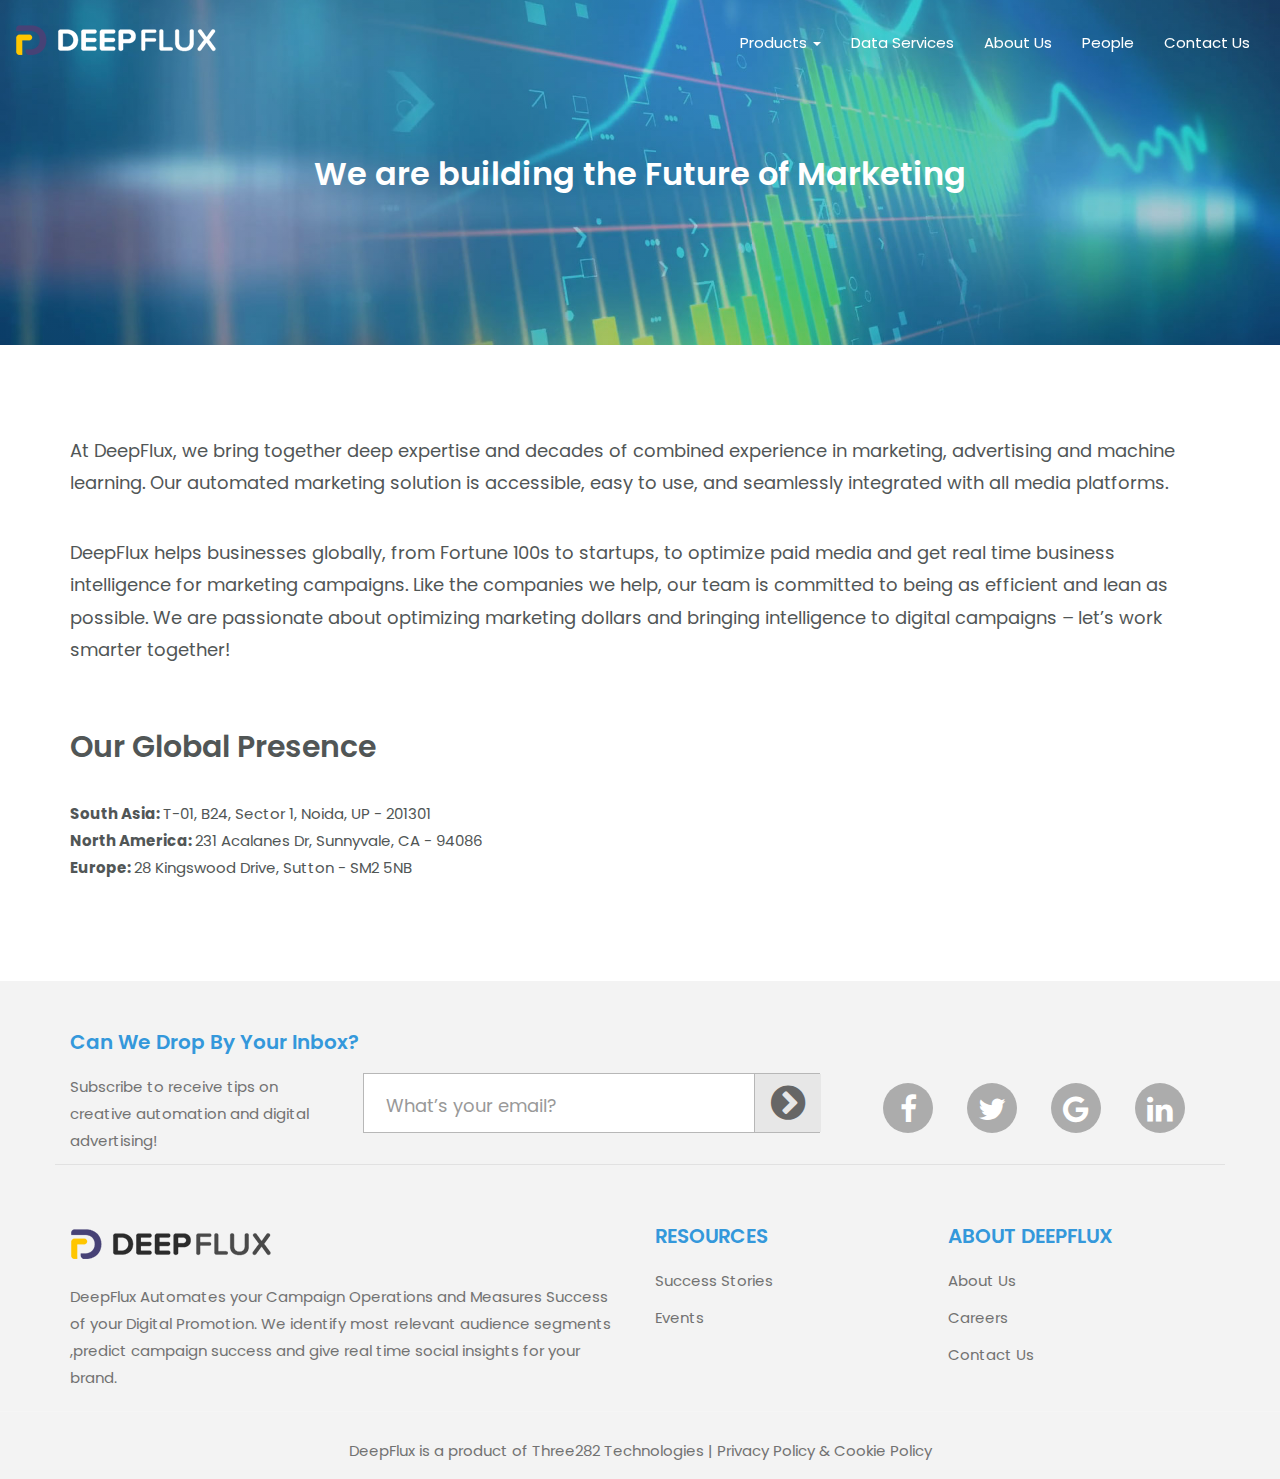
<file: deepflux.io/about-us.html>
<!doctype html>
<html lang="en">
<head>
<meta charset="utf-8">
<meta http-equiv="x-ua-compatible" content="ie=edge">
<meta name="viewport" content="width=device-width, initial-scale=1.0">
<!-- Title -->
<title>DeepFlux - About Us</title>
<meta name="author" content="DeepFlux">
<meta name="description" content="About DeepFlux">
<meta name="keywords" content="DeepFlux, About DeepFlux">
<!-- Place favicon.ico in the root directory -->
<link rel="apple-touch-icon" href="images/icons/apple-touch-icon.png">
<link rel="shortcut icon" type="image/ico" href="images/icons/favicon.png" />
<!-- Plugin-CSS -->
<link rel="stylesheet" href="css/bootstrap.min.css">
<link rel="stylesheet" href="css/font-awesome.min.css">
<link rel="stylesheet" href="css/animate.css">
<!-- Main-Stylesheets -->
<link rel="stylesheet" href="css/style.css">
<link rel="stylesheet" href="css/responsive.css">
<link rel="stylesheet" href="https://fonts.googleapis.com/css?family=Poppins:300,400,500,600,700">
<!--[if lt IE 9]>
<script src="//oss.maxcdn.com/html5shiv/3.7.2/html5shiv.min.js"></script>
<script src="//oss.maxcdn.com/respond/1.4.2/respond.min.js"></script>
<![endif]-->
<!-- Google Tag Manager -->
<script>(function(w,d,s,l,i){w[l]=w[l]||[];w[l].push({'gtm.start':
new Date().getTime(),event:'gtm.js'});var f=d.getElementsByTagName(s)[0],
j=d.createElement(s),dl=l!='dataLayer'?'&l='+l:'';j.async=true;j.src=
'https://www.googletagmanager.com/gtm.js?id='+i+dl;f.parentNode.insertBefore(j,f);
})(window,document,'script','dataLayer','GTM-KVGKRMG');</script>
<!-- End Google Tag Manager -->
      <!--Start of Tawk.to Script-->
        <script type="text/javascript">
        var Tawk_API=Tawk_API||{}, Tawk_LoadStart=new Date();
        (function(){
        var s1=document.createElement("script"),s0=document.getElementsByTagName("script")[0];
        s1.async=true;
        s1.src='https://embed.tawk.to/5cf0203e267b2e57853038a9/default';
        s1.charset='UTF-8';
        s1.setAttribute('crossorigin','*');
        s0.parentNode.insertBefore(s1,s0);
        })();
        </script>
      <!--End of Tawk.to Script-->
</head>
<body data-spy="scroll" data-target="#primary-menu">
<!-- Google Tag Manager (noscript) -->
<noscript><iframe src="https://www.googletagmanager.com/ns.html?id=GTM-KVGKRMG"
height="0" width="0" style="display:none;visibility:hidden"></iframe></noscript>
<!-- End Google Tag Manager (noscript) -->
<!--Mainmenu-area-->
<div class="mainmenu-area" data-spy="affix" data-offset-top="100">
<div class="container-fluid">
<!--Logo-->
<div class="navbar-header">
<button type="button" class="navbar-toggle" data-toggle="collapse" data-target="#primary-menu">
<span class="icon-bar"></span>
<span class="icon-bar"></span>
<span class="icon-bar"></span>
</button>
<a href="index.html" class="navbar-brand logo deepFluxLogo"></a>
</div>
<!--Logo/-->
<nav class="collapse navbar-collapse" id="primary-menu">
<ul class="nav navbar-nav navbar-right">
<li>
<div class="dropdown">
<button class="dropdown-toggle" type="button" data-toggle="dropdown">Products
<span class="caret"></span></button>
 <ul class="dropdown-menu">
   <li><a href="branding_intelligence/index.html">Brand Intelligence</a></li>
   <li><a href="campaign-optimizer.html">Campaign Optimizer</a></li>
 </ul>
</div>
</li>
<li><a href="dmp-cdp.html">Data Services</a></li>
<li><a href="about-us.html">About Us</a></li>
<li><a href="careers.html">People</a></li>
<li><a href="contact-us.html">Contact Us</a></li>
</ul>
</nav>
</div>
</div>
<!--Mainmenu-area/-->



<!--Header-area-->
<header class="about-header-area overlay relative v-center">
<div class="container">
<div class="row v-center text-center">
<div class="col-xs-12 col-md-12 header-text1">
<h1>We are building the Future of Marketing</h1><br>
<p> </p>

</div>

</div>
</div>
</header>
<!--Header-area/-->


<!--Services-area-->
<section class="pt90 pb90">
<div class="container">
<div class="row">
<div class="col-xs-12 aboutUs">
<p>At DeepFlux, we bring together deep expertise and decades of combined experience in marketing, advertising and machine learning. Our automated marketing solution is accessible, easy to use, and seamlessly integrated with all media platforms.</p><br>

<p>DeepFlux helps businesses globally, from Fortune 100s to startups, to optimize paid media and get real time business intelligence for marketing campaigns. Like the companies we help, our team is committed to being as efficient and lean as possible. We are passionate about optimizing marketing dollars and bringing intelligence to digital campaigns – let’s work smarter together!</p><br><br>

<h2> Our Global Presence </h2>
<br>

<strong>South Asia: </strong>T-01, B24, Sector 1, Noida, UP - 201301
<br>
<strong>North America:  </strong>231 Acalanes Dr, Sunnyvale, CA - 94086
<br>
<strong>Europe:  </strong>28 Kingswood Drive, Sutton - SM2 5NB
</p>
</div>
</div>
</div>
</section>

<footer class="footer-area gray-bg">

<div class="footer-middle">
<div class="container">

<div class="row">
<div class="col-xs-12 col-md-4"><h2>Can We Drop By Your Inbox?</h2></div>
</div>


<div class="row">    
<div class="col-xs-12 col-md-3">
<p>Subscribe to receive tips on creative automation and digital advertising!</p>
</div> 
<div class="col-xs-12 col-md-5">
<div id="custom-search-input">
<div class="input-group col-md-12">
<input type="text" class="form-control input-lg" placeholder="What’s your email?" />
<span class="input-group-btn">
<button class="btn btn-info btn-lg" type="button"><i class="fa fa-chevron-circle-right"></i></button>
</span>
</div>
</div>    
</div>

<div class="col-xs-12 col-md-4">
<ul class="social-menu text-right x-left">
<li><a href="https://www.facebook.com/Deepflux-983143791847436"><i class="fa fa-facebook"></i></a></li>
<li><a href="#"><i class="fa fa-twitter"></i></a></li>
<li><a href="#"><i class="fa fa-google"></i></a></li>
<li><a href="https://www.linkedin.com/company/deepflux/"><i class="fa fa-linkedin"></i></a></li>
</ul>
</div>

<div class="col-xs-12 col-md-12 btop"></div>

</div>

</div>
</div>

<div class="footer-middle">
<div class="container">

<div class="row">    

<div class="col-xs-12 col-sm-12 col-md-6 col-lg-6">
<h2><img src="images/flogo.png"></h2>
<p>DeepFlux Automates your Campaign Operations and Measures Success of your Digital Promotion. We identify most relevant audience segments ,predict campaign success and give real time social insights for your brand. </p>
</div>

<div class="col-xs-12 col-sm-6 col-md-3 col-lg-3">
<h2>RESOURCES</h2>
<p><a href="images/success-stories.pdf" target="_blank">Success Stories</a></p>
<p><a href="events.html">Events</a></p></div> 

<div class="col-xs-12 col-sm-6 col-md-3 col-lg-3">
<h2>ABOUT DEEPFLUX</h2>
<p><a href="about-us.html">About Us</a></p>
<p><a href="careers.html">Careers</a></p>
<p><a href="contact-us.html">Contact Us</a></p>
</div> 
</div> 
</div>
</div>    
<div class="footer-bottom">
<div class="container">
<div class="row">
<div class="col-xs-12 col-sm-12 col-md-12 col-lg-12 text-center">
DeepFlux is a product of Three282 Technologies | <a href="privacy-policy.html">Privacy Policy & Cookie Policy</a>
</div>
</div>
</div>
</div>
</footer>


<!--JS-->
<script src="js/jquery-1.12.4.min.js"></script>
<script src="js/bootstrap.min.js"></script>
</body>
</html>
</file>
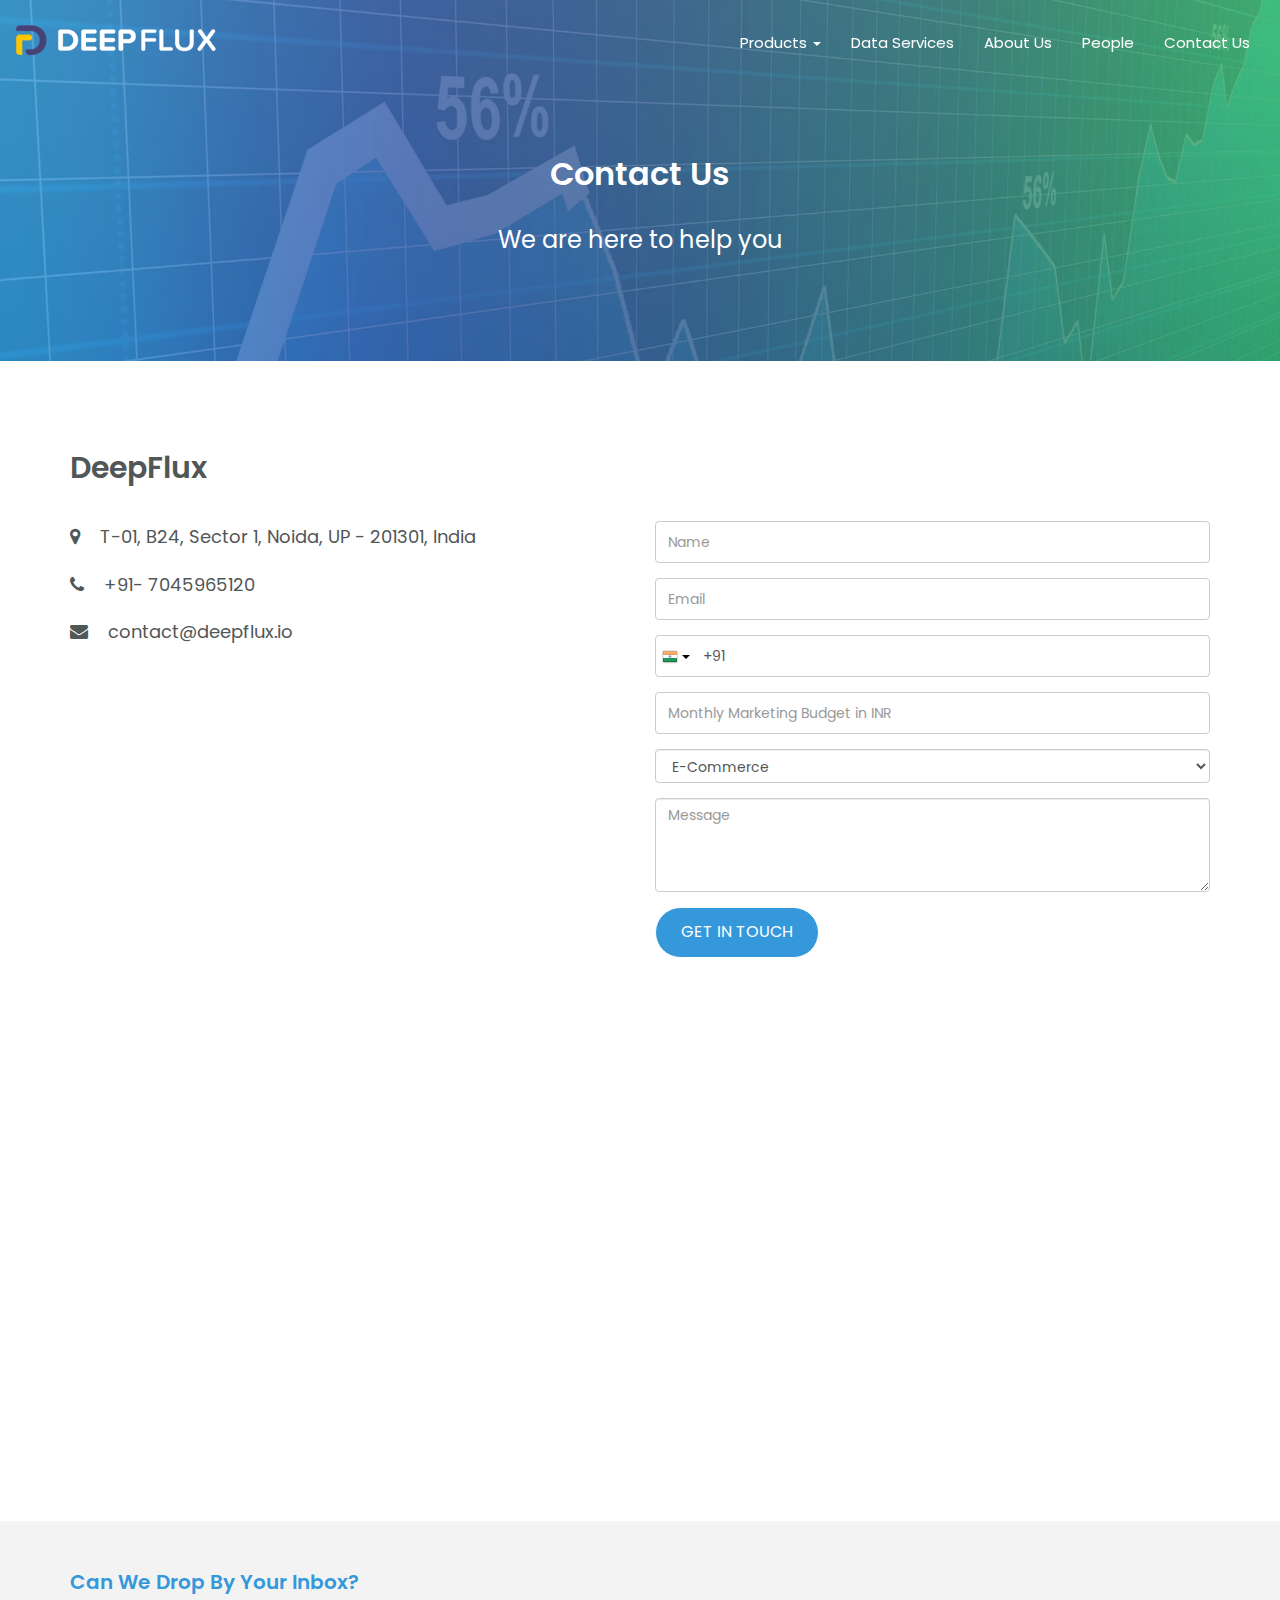
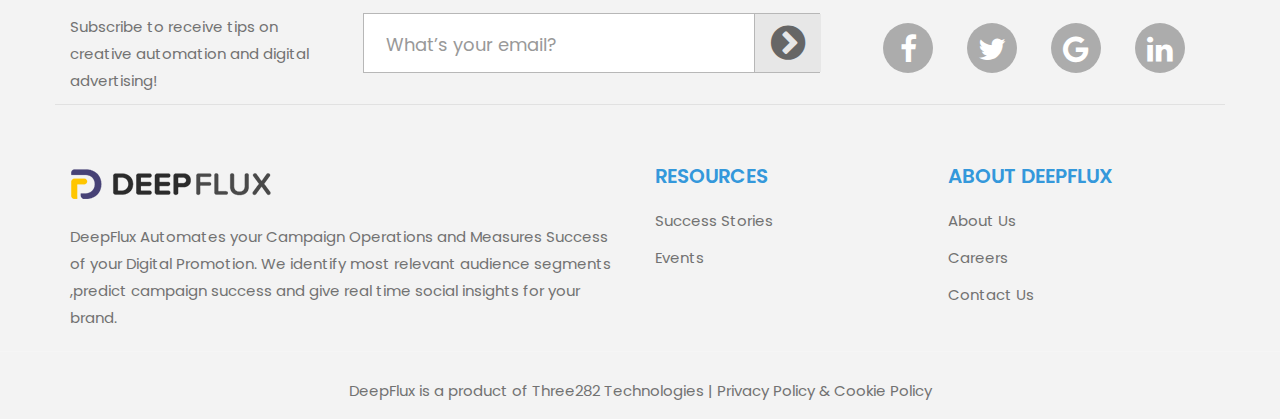
<file: deepflux.io/authorisation.html>
<!doctype html>
<html lang="en">
<head>
<meta charset="utf-8">
<meta http-equiv="x-ua-compatible" content="ie=edge">
<meta name="viewport" content="width=device-width, initial-scale=1.0">
<!-- Title -->
<title>DeepFlux - Contact Us</title>
<meta name="author" content="DeepFlux">
<meta name="description" content="DeepFlux Contact details">
<meta name="keywords" content="DeepFlux, Contact Details, Contact Information of Deepflux.io">
<!-- Place favicon.ico in the root directory -->
<link rel="apple-touch-icon" href="images/icons/apple-touch-icon.png">
<link rel="shortcut icon" type="image/ico" href="images/icons/favicon.png" />
<!-- Plugin-CSS -->
<link rel="stylesheet" href="css/bootstrap.min.css">
<link rel="stylesheet" href="css/font-awesome.min.css">
<link rel="stylesheet" href="css/animate.css">
<!-- Main-Stylesheets -->
<link rel="stylesheet" href="css/style.css">
<link rel="stylesheet" href="css/responsive.css">
<link rel="stylesheet" href="https://fonts.googleapis.com/css?family=Poppins:300,400,500,600,700">
<link rel="stylesheet" href="js/intlTelInput.css">

<!--[if lt IE 9]>
<script src="//oss.maxcdn.com/html5shiv/3.7.2/html5shiv.min.js"></script>
<script src="//oss.maxcdn.com/respond/1.4.2/respond.min.js"></script>
<![endif]-->
<!-- Google Tag Manager -->
<script>(function(w,d,s,l,i){w[l]=w[l]||[];w[l].push({'gtm.start':
new Date().getTime(),event:'gtm.js'});var f=d.getElementsByTagName(s)[0],
j=d.createElement(s),dl=l!='dataLayer'?'&l='+l:'';j.async=true;j.src=
'https://www.googletagmanager.com/gtm.js?id='+i+dl;f.parentNode.insertBefore(j,f);
})(window,document,'script','dataLayer','GTM-KVGKRMG');</script>
<!-- End Google Tag Manager -->
      <!--Start of Tawk.to Script-->
        <script type="text/javascript">
        var Tawk_API=Tawk_API||{}, Tawk_LoadStart=new Date();
        (function(){
        var s1=document.createElement("script"),s0=document.getElementsByTagName("script")[0];
        s1.async=true;
        s1.src='https://embed.tawk.to/5cf0203e267b2e57853038a9/default';
        s1.charset='UTF-8';
        s1.setAttribute('crossorigin','*');
        s0.parentNode.insertBefore(s1,s0);
        })();
        </script>
      <!--End of Tawk.to Script-->
</head>
<body data-spy="scroll" data-target="#primary-menu">
<!-- Google Tag Manager (noscript) -->
<noscript><iframe src="https://www.googletagmanager.com/ns.html?id=GTM-KVGKRMG"
height="0" width="0" style="display:none;visibility:hidden"></iframe></noscript>
<!-- End Google Tag Manager (noscript) -->
<!--Mainmenu-area-->
<div class="mainmenu-area" data-spy="affix" data-offset-top="100">
<div class="container-fluid">
<!--Logo-->
<div class="navbar-header">
<button type="button" class="navbar-toggle" data-toggle="collapse" data-target="#primary-menu">
<span class="icon-bar"></span>
<span class="icon-bar"></span>
<span class="icon-bar"></span>
</button>
<a href="index.html" class="navbar-brand logo deepFluxLogo"></a>
</div>
<!--Logo/-->
<nav class="collapse navbar-collapse" id="primary-menu">
<ul class="nav navbar-nav navbar-right">
<li>
<div class="dropdown">
<button class="dropdown-toggle" type="button" data-toggle="dropdown">Products
<span class="caret"></span></button>
 <ul class="dropdown-menu">
   <li><a href="branding_intelligence/index.html">Brand Intelligence</a></li>
   <li><a href="campaign-optimizer.html">Campaign Optimizer</a></li>
 </ul>
</div>
</li>
<li><a href="dmp-cdp.html">Data Services</a></li>
<li><a href="about-us.html">About Us</a></li>
<li><a href="careers.html">People</a></li>
<li><a href="contact-us.html">Contact Us</a></li>
</ul>
</nav>
</div>
</div>
<!--Mainmenu-area/-->
<!--Header-area-->
<header class="contact-header-area overlay relative v-center">
<div class="container">
<div class="row v-center text-center">
<div class="col-xs-12 col-md-12 header-text1">
<h1>Contact Us</h1>
<p>We are here to help you</p>
</div>

</div>
</div>
</header>
<!--Header-area/-->


<!--Services-area-->
<section class="pt90 pb90">
<div class="container">
<div class="row">
<div class="col-xs-12 col-sm-12 col-md-12 col-lg-12">
<h2>DeepFlux</h2><br>
<div class="row">
<div class="col-xs-12 col-sm-6 col-md-6 col-lg-6 contactUs">
<div class="form-group"><i class="fa fa-map-marker"></i> T-01, B24, Sector 1, Noida, UP - 201301, India</div>    
<div class="form-group"><i class="fa fa-phone"></i> +91- 7045965120</div>
<div class="form-group"><i class="fa fa-envelope"></i> contact@deepflux.io</div>
  
</div>
<div class="col-xs-12 col-sm-6 col-md-6 col-lg-6" id="getInTouch">
<div class="alert alert-success" id="alertSuccess" style="display: none">
<button type="button" class="close" data-dismiss="alert" aria-label="Close">
<span aria-hidden="true" style="font-size:20px">×</span></button>
<strong>Thank you for showing interest in us!</strong><br>Our representative will contact you shortly.
</div>
<script type="text/javascript">var submitted=false;</script>
 <iframe onload="if(submitted) {document.getElementById('alertSuccess').style.display='block';}" style="display:none;" id="hidden_iframe" name="hidden_iframe"></iframe>

<form  onSubmit="submitted=true;" target="hidden_iframe" method="POST" action='https://docs.google.com/forms/u/1/d/e/1FAIpQLSdXn3YcD_GoRLw42ViB1arMrLRRgSD_AWhdyNq1HoMGSYjnCw/formResponse'><div class="form-group"><input type="text" class="form-control" name="entry.854361702" placeholder="Name" required></div>
<div class="form-group"><input type="email" class="form-control" name="entry.1844304961" placeholder="Email" required></div>
<div class="form-group"><input type="tel" id="mobile-number"  class="form-control" name="entry.1764955767" placeholder="Phone eg. 7045965120" required></div>
<div class="form-group"><input type="number" class="form-control" name="entry.2031893907" placeholder="Monthly Marketing Budget in INR" required></div>
<div class="form-group">
<select class="form-control" name="entry.46911820" required>
<option value="E-Commerce">E-Commerce</option>
<option value="Entertainment">Entertainment</option>
<option value="Travel">Travel</option>
<option value="Agencies">Agencies</option>
<option value="Consumer Electronics">Consumer Electronics</option>
<option value="Automobiles">Automobiles</option>
<option value="Agribusiness/Food Systems">Agribusiness/Food Systems</option>
<option value="Aviation">Aviation</option>
<option value="Construction">Construction</option>
<option value="Entertainment">Entertainment</option>
<option value="Financial Institutions">Financial Institutions</option>
<option value="Healthcare">Healthcare</option>
<option value="Heavy Industry">Heavy Industry</option>
<option value="Marine">Marine</option>
<option value="Natural Resources">Natural Resources</option>
<option value="Pharmaceutical / Chemical">Pharmaceutical / Chemical</option>
<option value="Professional Services">Professional Services</option>
<option value="Public Sector">Public Sector</option>
<option value="Railway">Railway</option>
<option value="Real Estate">Real Estate</option>
<option value="Technology">Technology</option>
<option value="Truck">Truck</option>
</select>
</div>
<div class="form-group"><textarea class="form-control" name="entry.1595481257" placeholder="Message" rows="4" required></textarea></div>
<input class="form-control" name="entry.427120062" type="hidden" value="Contact Us Page">
<div class="form-group"><button class="button blue" type="submit">Get in Touch</button></div>
</form>
</div>
</div>
</div>
</div>
</div>
</section>
<div class="container-fluid">
<div class="row">
<iframe src="https://www.google.com/maps/embed?pb=!1m18!1m12!1m3!1d437.92267775849757!2d77.31357048298041!3d28.588332177304753!2m3!1f0!2f0!3f0!3m2!1i1024!2i768!4f13.1!3m3!1m2!1s0x390ce4f5be9d3771%3A0xca79ebdc5e4de2a0!2sB-23-24%2C+Block+B%2C+Sector+1%2C+Noida%2C+Uttar+Pradesh+110096!5e0!3m2!1sen!2sin!4v1533629752231" width="100%" height="450" frameborder="0" style="border:0" allowfullscreen></iframe>
</div>
</div>
<footer class="footer-area gray-bg">

<div class="footer-middle">
<div class="container">
    
<div class="row">
<div class="col-xs-12 col-md-4"><h2>Can We Drop By Your Inbox?</h2></div>
</div>
    
    
<div class="row">    
<div class="col-xs-12 col-md-3">
<p>Subscribe to receive tips on creative automation and digital advertising!</p>
</div> 
<div class="col-xs-12 col-md-5">
<div id="custom-search-input">
<div class="input-group col-md-12">
<input type="text" class="form-control input-lg" placeholder="What’s your email?" />
<span class="input-group-btn">
<button class="btn btn-info btn-lg" type="button"><i class="fa fa-chevron-circle-right"></i></button>
</span>
</div>
</div>    
</div>
        
<div class="col-xs-12 col-md-4">
<ul class="social-menu text-right x-left">
<li><a href="https://www.facebook.com/Deepflux-983143791847436"><i class="fa fa-facebook"></i></a></li>
<li><a href="#"><i class="fa fa-twitter"></i></a></li>
<li><a href="#"><i class="fa fa-google"></i></a></li>
<li><a href="https://www.linkedin.com/company/deepflux/"><i class="fa fa-linkedin"></i></a></li>
</ul>
</div>
    
<div class="col-xs-12 col-md-12 btop"></div>

</div>
    
</div>
</div>
    
<div class="footer-middle">
<div class="container">
    
<div class="row">    

<div class="col-xs-12 col-sm-12 col-md-6 col-lg-6">
<h2><img src="images/flogo.png"></h2>
<p>DeepFlux Automates your Campaign Operations and Measures Success of your Digital Promotion. We identify most relevant audience segments ,predict campaign success and give real time social insights for your brand. </p>
</div>
    
<div class="col-xs-12 col-sm-6 col-md-3 col-lg-3">
<h2>RESOURCES</h2>
<p><a href="images/success-stories.pdf" target="_blank">Success Stories</a></p>
<p><a href="events.html">Events</a></p></div> 
    
<div class="col-xs-12 col-sm-6 col-md-3 col-lg-3">
<h2>ABOUT DEEPFLUX</h2>
<p><a href="about-us.html">About Us</a></p>
<p><a href="careers.html">Careers</a></p>
<p><a href="contact-us.html">Contact Us</a></p>
</div> 
</div> 
</div>
</div>    
<div class="footer-bottom">
<div class="container">
<div class="row">
<div class="col-xs-12 col-sm-12 col-md-12 col-lg-12 text-center">
DeepFlux is a product of Three282 Technologies | <a href="privacy-policy.html">Privacy Policy & Cookie Policy</a>
</div>
</div>
</div>
</div>
</footer>
<!--JS-->
<script src="js/jquery-latest.min.js"></script>
<script src="js/bootstrap.min.js"></script>
<!--Arrow Down-->

<script src="js/intlTelInput.js"></script>
<!--Arrow Down-->
<script>
$("#mobile-number").intlTelInput();  
$(document).ready(function() {
    $(".close").click(function() {
                $('#thankYou').hide();
                $('#formBody, #submitBtn').show();
    });
    
    $("#mobile-number").keypress(function (e) {
     //if the letter is not digit then display error and don't type anything
     if (e.which != 8 && e.which != 0 && (e.which < 48 || e.which > 57)) {
        //display error message
        //$("#errmsg").html("Digits Only").show().fadeOut("slow");
              return false;
    }
   });

});    
</script>
</body>
</html>
</file>
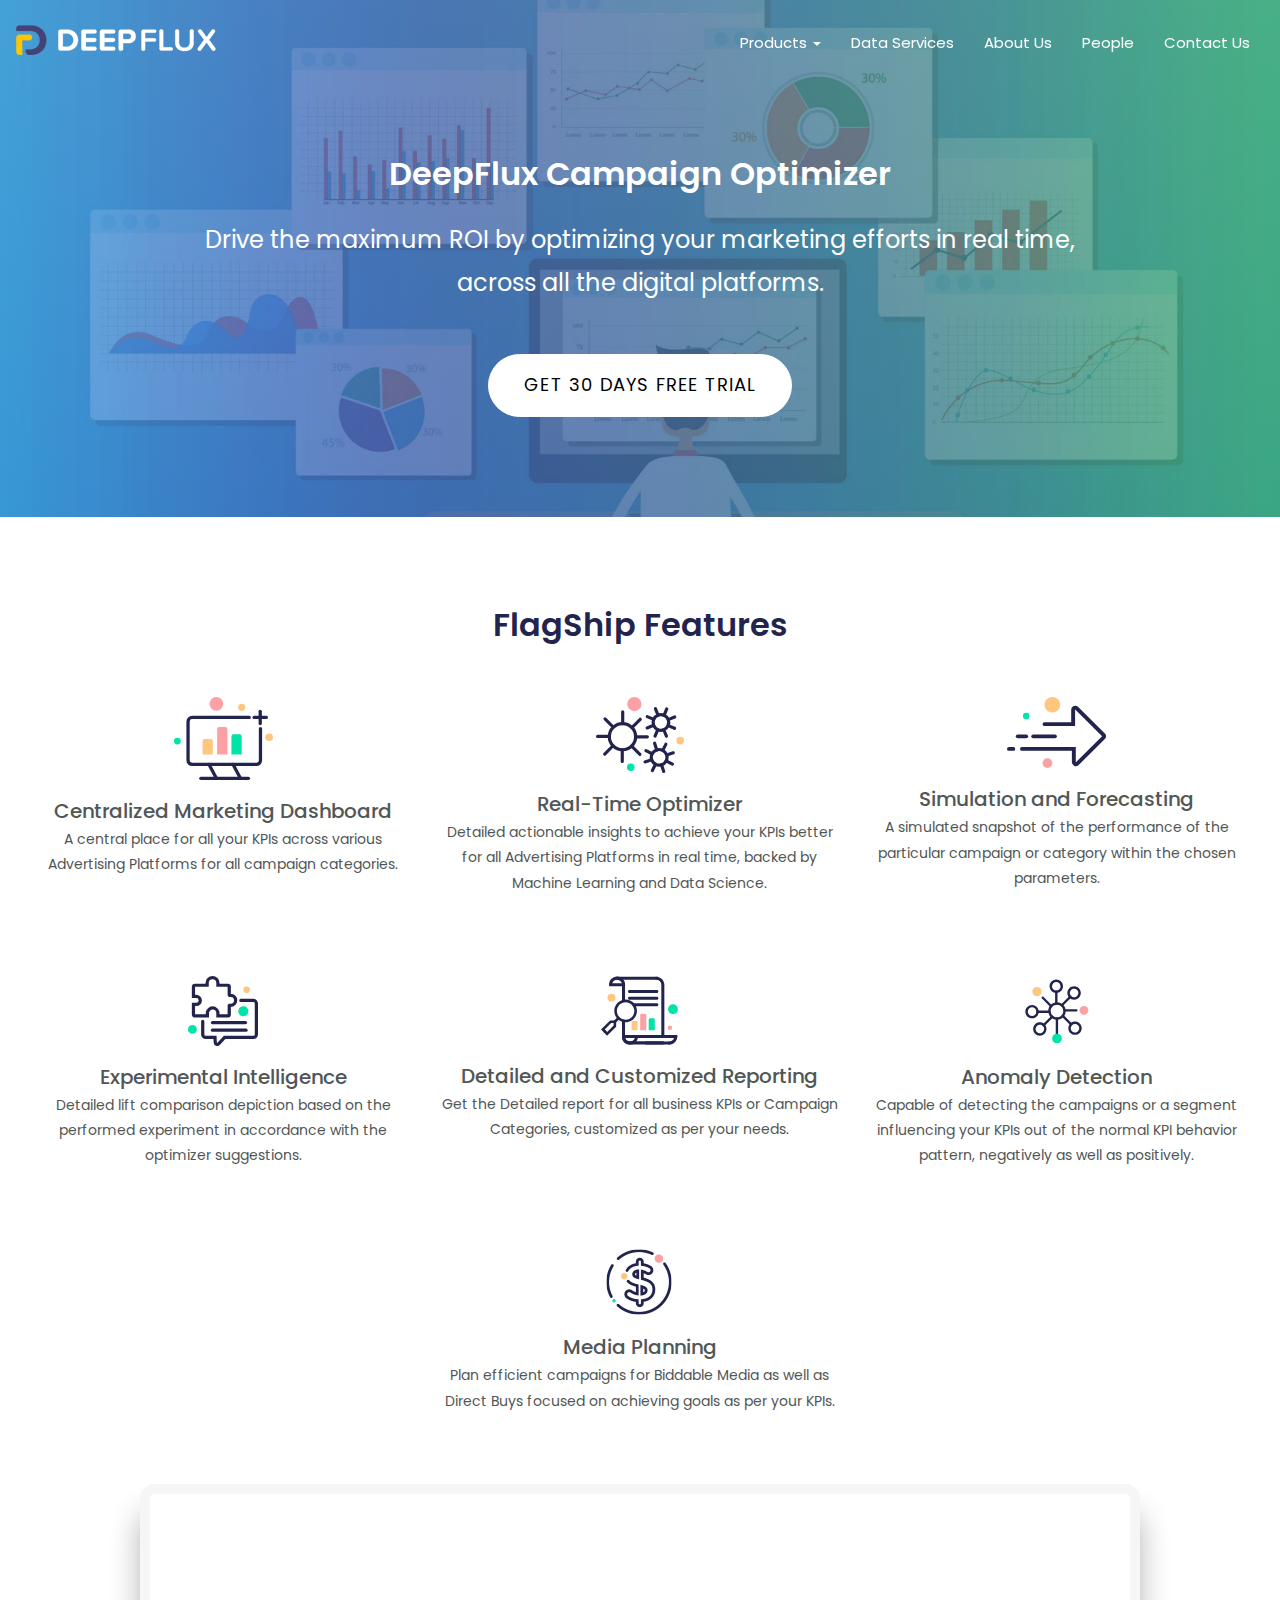
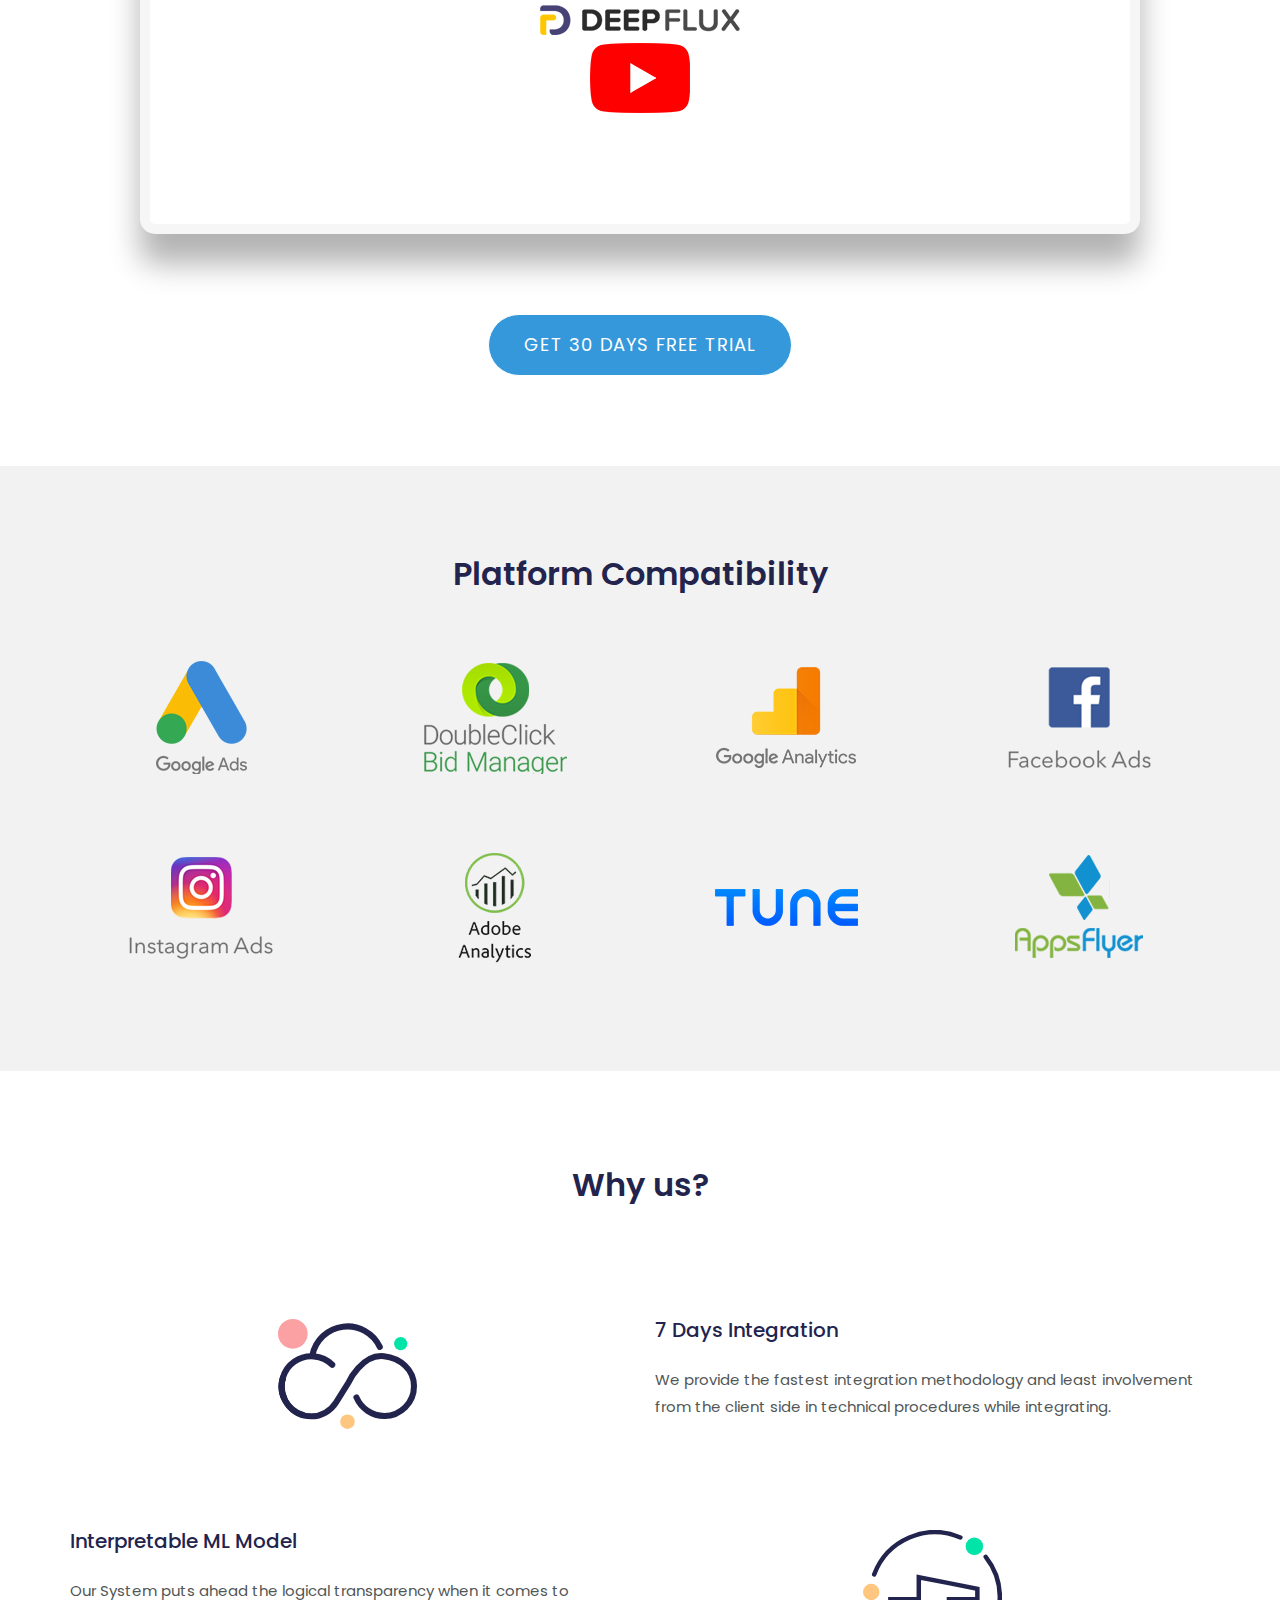
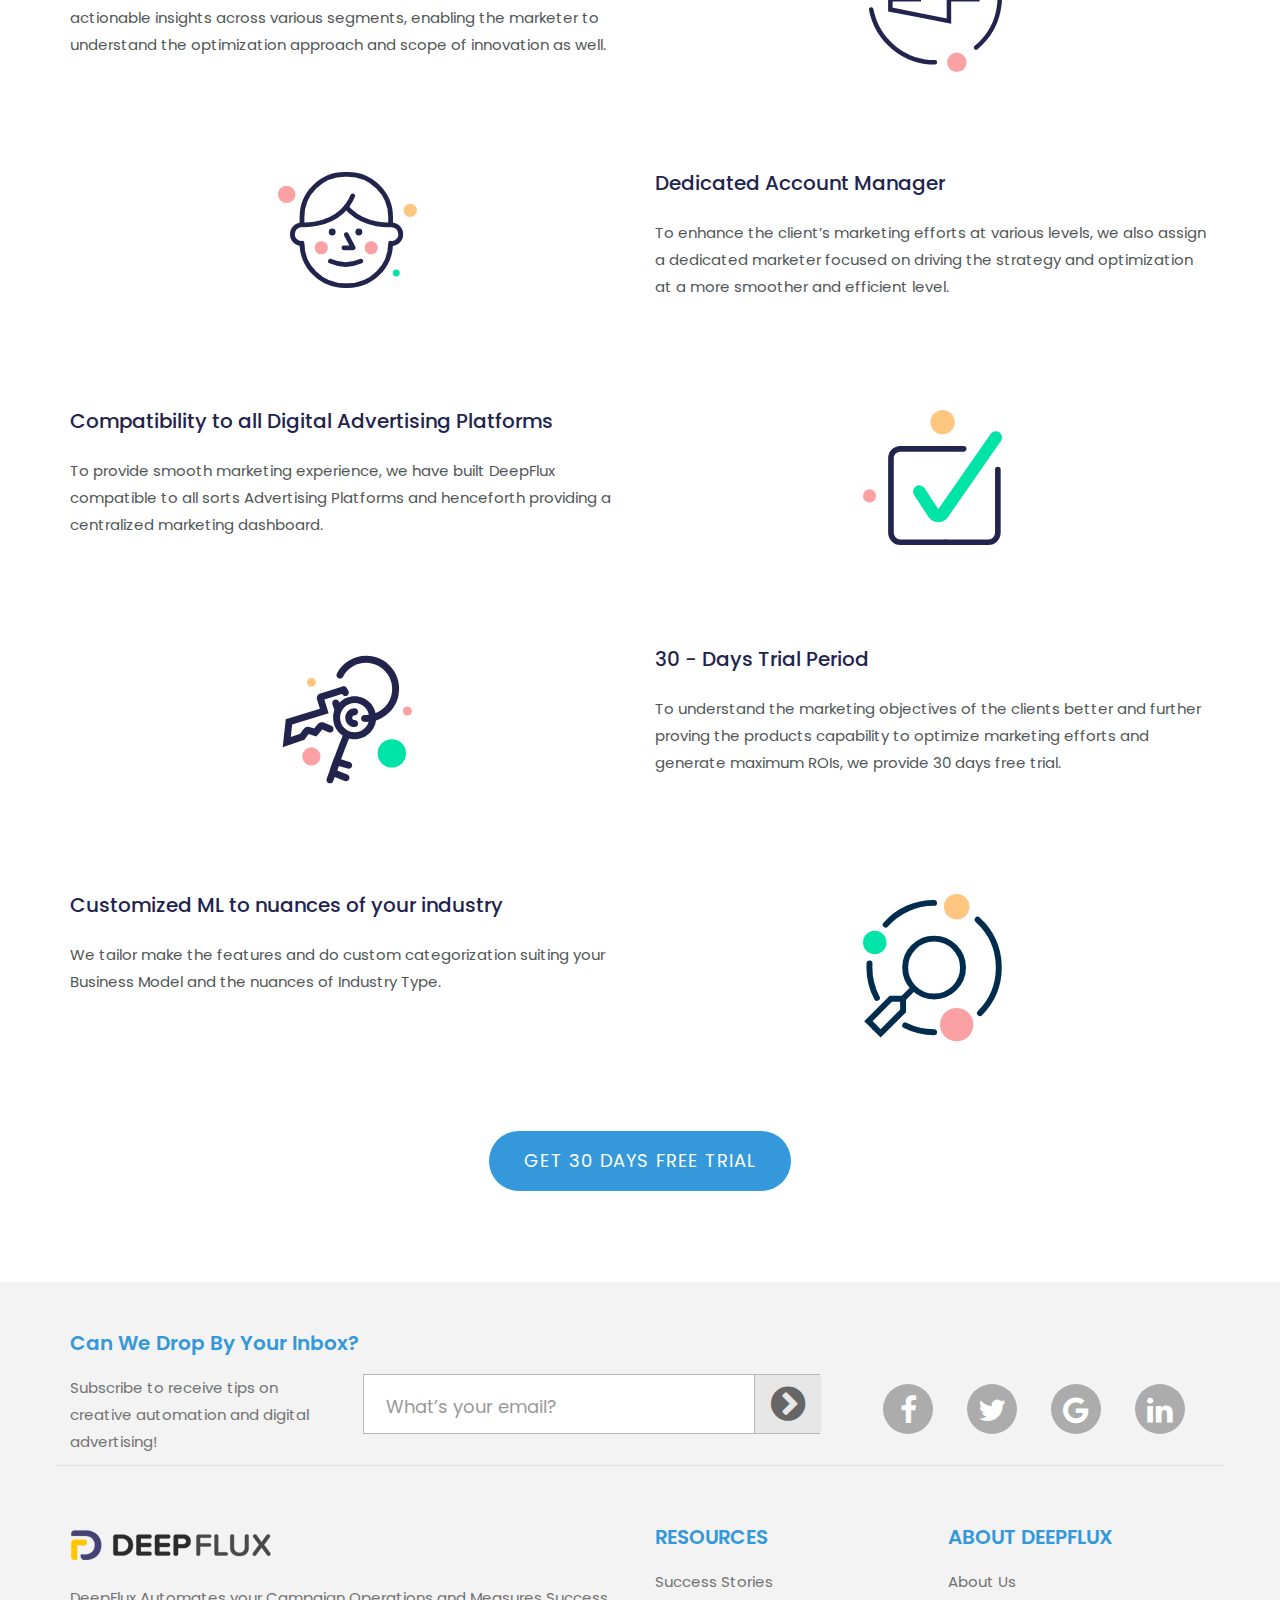
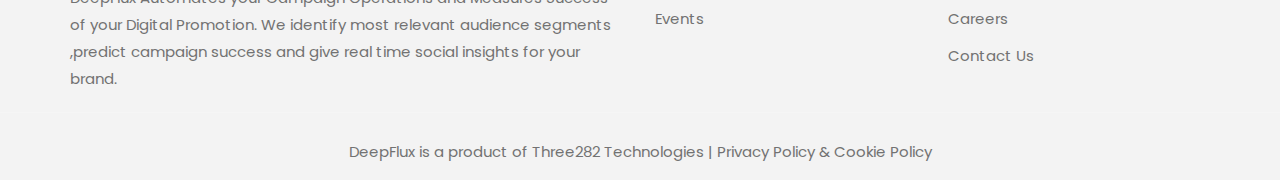
<file: deepflux.io/campaign-optimizer.html>
<!doctype html>
<html lang="en">
<head>
<meta charset="utf-8">
<meta http-equiv="x-ua-compatible" content="ie=edge">
<meta name="viewport" content="width=device-width, initial-scale=1.0">
<!-- Title -->
<title>DeepFlux - Campaign Optimization</title>
<meta name="author" content="DeepFlux">
<meta name="description" content="Drive the maximum ROI by optimizing your marketing efforts in real time, across all the
digital platforms">
<meta name="keywords" content="DeepFlux,Campaign Optimizer,Camapign Automation,Analytics, Social Listening,Build Brand,Machine Learning">
<!-- Place favicon.ico in the root directory -->
<link rel="apple-touch-icon" href="images/icons/apple-touch-icon.png">
<link rel="shortcut icon" type="image/ico" href="images/icons/favicon.png" />
<!-- Plugin-CSS -->
<link rel="stylesheet" href="css/bootstrap.min.css">
<link rel="stylesheet" href="css/font-awesome.min.css">
<link rel="stylesheet" href="css/animate.css">
<!-- Main-Stylesheets -->
<link rel="stylesheet" href="css/style.css?v=1">
<link rel="stylesheet" href="css/responsive.css">
<link rel="stylesheet" href="https://fonts.googleapis.com/css?family=Poppins:300,400,500,600,700">
<link rel="stylesheet" href="js/intlTelInput.css">
<!--[if lt IE 9]>
<script src="//oss.maxcdn.com/html5shiv/3.7.2/html5shiv.min.js"></script>
<script src="//oss.maxcdn.com/respond/1.4.2/respond.min.js"></script>
<![endif]-->
<!-- Google Tag Manager -->
<script>(function(w,d,s,l,i){w[l]=w[l]||[];w[l].push({'gtm.start':
 new Date().getTime(),event:'gtm.js'});var f=d.getElementsByTagName(s)[0],
 j=d.createElement(s),dl=l!='dataLayer'?'&l='+l:'';j.async=true;j.src=
 'https://www.googletagmanager.com/gtm.js?id='+i+dl;f.parentNode.insertBefore(j,f);
 })(window,document,'script','dataLayer','GTM-KVGKRMG');
</script>
<!-- End Google Tag Manager -->
      <!--Start of Tawk.to Script-->
        <script type="text/javascript">
        var Tawk_API=Tawk_API||{}, Tawk_LoadStart=new Date();
        (function(){
        var s1=document.createElement("script"),s0=document.getElementsByTagName("script")[0];
        s1.async=true;
        s1.src='https://embed.tawk.to/5cf0203e267b2e57853038a9/default';
        s1.charset='UTF-8';
        s1.setAttribute('crossorigin','*');
        s0.parentNode.insertBefore(s1,s0);
        })();
        </script>
      <!--End of Tawk.to Script-->
    <style>h2{font-size:32px}</style>
</head>
   <body data-spy="scroll" data-target="#primary-menu">
      <!-- Google Tag Manager (noscript) -->
      <noscript><iframe src="https://www.googletagmanager.com/ns.html?id=GTM-KVGKRMG"
         height="0" width="0" style="display:none;visibility:hidden"></iframe></noscript>
      <!-- End Google Tag Manager (noscript) -->
      <!--Mainmenu-area-->
        <div class="mainmenu-area" data-spy="affix" data-offset-top="100">
        <div class="container-fluid">
        <!--Logo-->
        <div class="navbar-header">
        <button type="button" class="navbar-toggle" data-toggle="collapse" data-target="#primary-menu">
        <span class="icon-bar"></span>
        <span class="icon-bar"></span>
        <span class="icon-bar"></span>
        </button>
        <a href="index.html" class="navbar-brand logo deepFluxLogo"></a>
        </div>
        <!--Logo/-->
        <nav class="collapse navbar-collapse" id="primary-menu">
        <ul class="nav navbar-nav navbar-right">
        <li>
        <div class="dropdown">
        <button class="dropdown-toggle" type="button" data-toggle="dropdown">Products
        <span class="caret"></span></button>
         <ul class="dropdown-menu">
           <li><a href="branding_intelligence/index.html">Brand Intelligence</a></li>
           <li><a href="campaign-optimizer.html">Campaign Optimizer</a></li>
         </ul>
        </div>
        </li>
        <li><a href="dmp-cdp.html">Data Services</a></li>
        <li><a href="about-us.html">About Us</a></li>
        <li><a href="careers.html">People</a></li>
        <li><a href="contact-us.html">Contact Us</a></li>
        </ul>
        </nav>
        </div>
        </div>
        <!--Mainmenu-area/-->
      <!--Header-area-->
      <header class="optimizer-header-area overlay relative v-center">
         <div class="container">
            <div class="row v-center text-center">
               <div class="col-xs-12 col-md-12 header-text1">
                  <h1>DeepFlux Campaign Optimizer</h1>
                  <p style="margin-bottom:50px">Drive the maximum ROI by optimizing your marketing efforts in real time, across all the digital platforms.</p>
                  <button class="button white" data-toggle="modal" data-target="#getInTouch">Get 30 Days Free Trial</button>
                   <p></p>
               </div>
            </div>
         </div>
      </header>
      <!--Header-area/-->
      <!--Services-area-->
      <section class="pt70 pb90">
         <div class="container-fluid">
            <div class="row">
                <div class="col-xs-12 text-center">
                    <h2 style="color:#22244d;margin:20px">FlagShip Features</h2>
                </div>
            </div>
            <div class="row videoScope">
               <div class="col-xs-12 col-sm-12 col-md-12 col-lg-12 features">
                   <div class="row">
                  <div class="box4 col-xs-12 col-sm-4 col-md-4 col-lg-4">
                      <img src="images/flagship/central-marketing-dashboard.svg">
                     <h4>Centralized Marketing Dashboard</h4>
                     <p>A central place for all your KPIs across various Advertising Platforms for all campaign categories.</p>
                  </div>
                  <div class="box4 col-xs-12 col-sm-4 col-md-4 col-lg-4">
                      <img src="images/flagship/real-time-optimizer.svg" style="width:88px">
                     <h4>Real-Time Optimizer</h4>
                     <p>Detailed actionable insights to achieve your KPIs better for all Advertising Platforms in real time, backed by Machine Learning and Data Science.</p>
                  </div>
                  <div class="box4 col-xs-12 col-sm-4 col-md-4 col-lg-4">
                      <img src="images/flagship/simulation-forecasting.svg">
                     <h4>Simulation and Forecasting</h4>
                     <p>A simulated snapshot of the performance of the particular campaign or category within the chosen parameters.</p>
                  </div>
                  </div>
                   <div class="row">
                  <div class="box4 col-xs-12 col-sm-4 col-md-4 col-lg-4">
                      <img src="images/flagship/experimental-intelligence.svg" style="width:70px">
                     <h4>Experimental Intelligence</h4>
                     <p>Detailed lift comparison depiction based on the performed experiment in accordance with the optimizer suggestions.</p>
                  </div>
                <div class="box4 col-xs-12 col-sm-4 col-md-4 col-lg-4">
                    <img src="images/flagship/detailed-reporting.svg" style="width:77px">
                     <h4>Detailed and Customized Reporting</h4>
                     <p>Get the Detailed report for all business KPIs or Campaign Categories, customized as per your needs.</p>
                  </div>
                  <div class="box4 col-xs-12 col-sm-4 col-md-4 col-lg-4">
                      <img src="images/flagship/anomaly-detection.svg" style="width:70px">
                     <h4>Anomaly Detection</h4>
                     <p>Capable of detecting the campaigns or a segment influencing your KPIs out of the normal KPI behavior pattern, negatively as well as positively.</p>
                  </div>
                </div>
                   <div class="row">
                  <div class="box4 hidden-xs col-sm-4 col-md-4 col-lg-4">
                       </div>
                   <div class="box4 col-xs-12 col-sm-4 col-md-4 col-lg-4">
                      <img src="images/flagship/media-planning.png">
                     <h4>Media Planning</h4>
                     <p>Plan efficient campaigns for Biddable Media as well as Direct Buys focused on achieving goals as per your KPIs.</p>
                  </div>
                    <div class="box4 hidden-xs col-sm-4 col-md-4 col-lg-4">
                       </div>
                </div>
                </div>
            <div class="col-xs-12 col-sm-10 col-md-12 col-lg-12" >
                <div class="video" data-toggle="modal" data-target="#video"></div>
                
            </div>
                <div class="col-lg-12 text-center" style="margin:50px 0 0">
                    <button class="button blue" data-toggle="modal" data-target="#getInTouch">Get 30 Days Free Trial</button>
                </div>
            </div>
         </div>
      </section>
      <!--Services2-area/-->
      <!--Services2-area-->
      <section class="pb90 pt90 bgGrey">
         <div class="container">
            <div class="row">
                <div class="col-xs-12 text-center">
                    <h2 style="color:#22244d">Platform Compatibility</h2>
                </div>
            </div>
            <div class="row text-center platform">
               <div class="col-xs-6 col-sm-4 col-md-3 col-lg-3">
                  <div class="box2">
                     <div class="box-icon2"><img src="images/platforms/google-ads.png"></div>
                  </div>
               </div>
               <div class="col-xs-6 col-sm-4 col-md-3 col-lg-3">
                  <div class="box2">
                     <div class="box-icon2"><img src="images/platforms/double-click.png"></div>
                  </div>
               </div>
               <div class="col-xs-6 col-sm-4 col-md-3 col-lg-3">
                  <div class="box2">
                     <div class="box-icon2"><img src="images/platforms/google-analytics.png"></div>
                  </div>
               </div>
               <div class="col-xs-6 col-sm-4 col-md-3 col-lg-3">
                  <div class="box2">
                     <div class="box-icon2"><img src="images/platforms/facebook-ads.png"></div>
                  </div>
               </div>
               <div class="col-xs-6 col-sm-4 col-md-3 col-lg-3">
                  <div class="box2">
                     <div class="box-icon2"><img src="images/platforms/instagram-ads.png"></div>
                  </div>
               </div>
               <div class="col-xs-6 col-sm-4 col-md-3 col-lg-3">
                  <div class="box2">
                     <div class="box-icon2"><img src="images/platforms/adobe-analytics.png"></div>
                  </div>
               </div>
                <div class="col-xs-6 col-sm-4 col-md-3 col-lg-3">
                  <div class="box2">
                     <div class="box-icon2"><img src="images/platforms/tune.png"></div>
                  </div>
               </div>
                <div class="col-xs-6 col-sm-4 col-md-3 col-lg-3">
                  <div class="box2">
                     <div class="box-icon2"><img src="images/platforms/apps-flyer.png"></div>
                  </div>
               </div>
             </div>
         </div>
      </section>
      <!--Services2-area/-->
      <!--Services2-area-->
      <section class="pb90 pt90">
         <div class="container whyUs-scope">
            <div class="row">
                <div class="col-xs-12 text-center">
                    
                    <h2>Why us?</h2>
                </div>
                <div class="clearfix"></div>
               <div class="col-xs-12 col-sm-12 col-md-12 col-lg-12">
                   <div class="row whyUsRow">
                   <div class="col-xs-12 col-sm-6 col-md-6 col-lg-6 whyUs text-center">
                        <img src="images/whyus/7days-integration.svg">
                   </div>
                  <div class="col-xs-12 col-sm-6 col-md-6 col-lg-6">
                     <h4>7 Days Integration</h4>
                     <p>We provide the fastest integration methodology and least involvement from the client side in technical procedures while integrating.</p>
                  </div>
                </div>
                <div class="row whyUsRow">
                  
                  <div class="col-xs-12 col-sm-6 col-sm-push-6 col-md-6 col-lg-6 whyUs text-center">
                      <img src="images/whyus/interpretable.svg" class="img-responsive">
                  </div>
                    <div class="col-xs-12 col-sm-6  col-sm-pull-6 col-md-6 col-lg-6">
                     <h4>Interpretable ML Model</h4>
                     <p>Our System puts ahead the logical transparency when it comes to actionable insights across various segments, enabling the marketer to understand the optimization approach and scope of innovation as well.</p>
                  </div>
                </div>
                <div class="row whyUsRow">
                    <div class="col-xs-12 col-sm-6 col-md-6 col-lg-6 whyUs text-center">
                        <img src="images/whyus/dedicated.svg" class="img-responsive">
                    </div>
                  <div class="col-xs-12 col-sm-6 col-md-6 col-lg-6">
                     <h4>Dedicated Account Manager</h4>
                     <p>To enhance the client’s marketing efforts at various levels, we also assign a dedicated marketer focused on driving the strategy and optimization at a more smoother and efficient level.</p>
                    </div>
                  </div>
                <div class="row whyUsRow">
                    <div class="col-xs-12 col-sm-6 col-md-6 col-sm-push-6 col-lg-6 whyUs text-center">
                        <img src="images/whyus/compatibility.svg" class="img-responsive">
                  </div>
                <div class="col-xs-12 col-sm-6 col-md-6 col-sm-pull-6 col-lg-6">
                     <h4>Compatibility to all Digital Advertising Platforms</h4>
                     <p>To provide smooth marketing experience, we have built DeepFlux compatible to all sorts Advertising Platforms and henceforth providing a centralized marketing dashboard.</p>
                    </div>
                  </div>
                <div class="row whyUsRow">
                    <div class="col-xs-12 col-sm-6 col-md-6 col-lg-6 whyUs text-center">
                    <svg version="1.2" baseProfile="tiny" xmlns="http://www.w3.org/2000/svg" xmlns:xlink="http://www.w3.org/1999/xlink" x="0px" y="0px" viewBox="0 0 446 446" xml:space="preserve"><g><circle fill="#00E4A7" cx="365.9" cy="338.7" r="45.6"/></g><g><circle fill="#FBA0A3" cx="107.3" cy="348.7" r="29.3"/></g><g><circle fill="#FBA0A3" cx="415.8" cy="202.6" r="14.6"/></g><g><circle fill="#FFC680" cx="107.3" cy="110.2" r="14.5"/></g><g><path fill="#22244D" d="M283.2,237.5c-1.9,0-3.7,0-5.6-0.1c-6.2-0.3-10.9-5.6-10.6-11.8c0.3-6.2,5.6-10.9,11.8-10.6 c39.5,2.1,75.4-24.2,85.4-62.5c5.6-21.7,2.5-44.2-8.8-63.5c-11.3-19.3-29.5-33-51.1-38.7c-37.8-9.9-77,7.4-95.2,41.9	c-2.9,5.5-9.7,7.6-15.2,4.7c-5.5-2.9-7.6-9.7-4.7-15.2C212.4,37.8,262,16,310,28.5c27.4,7.2,50.5,24.6,64.8,49s18.3,53.1,11.2,80.5		C373.8,204.8,331.1,237.5,283.2,237.5z"/></g><g><path fill="#22244D" d="M246.4,293.1c-38.2,0-69.2-31-69.2-69.2c0-38.2,31-69.2,69.2-69.2s69.2,31,69.2,69.2 C315.6,262,284.5,293.1,246.4,293.1z M246.4,177.1c-25.8,0-46.8,21-46.8,46.8s21,46.8,46.8,46.8s46.8-21,46.8-46.8
		S272.1,177.1,246.4,177.1z"/></g><g><path fill="#22244D" d="M246.4,254.1c-16.7,0-30.2-13.6-30.2-30.2s13.6-30.2,30.2-30.2c6.2,0,11.2,5,11.2,11.2 c0,6.2-5,11.2-11.2,11.2c-4.3,0-7.8,3.5-7.8,7.8s3.5,7.8,7.8,7.8c6.2,0,11.2,5,11.2,11.2S252.6,254.1,246.4,254.1z"/></g><g><path fill="#22244D" d="M218.7,428.4c-1.4,0-2.8-0.3-4.2-0.8l-30.7-12.3c-12.6-5-18.8-18.9-14.2-31.6c5.2-14.4,15.3-41.9,24.1-65.3 c4.8-12.8,8.8-22.9,11.7-29.9c5.5-13.5,8.1-19.6,16.6-19.4l8.1,0.3l2.4,7.9c1.1,3.9,0,8-2.6,10.8c-3.4,7.2-15.4,37.5-39.3,103.3 c-0.5,1.3,0.2,2.6,1.4,3.1l30.7,12.3c5.8,2.3,8.6,8.8,6.3,14.6C227.4,425.7,223.2,428.4,218.7,428.4z"/></g><g><path fill="#22244D" d="M167.2,435.1c-1.3,0-2.5-0.2-3.8-0.7c-5.8-2.1-8.9-8.5-6.8-14.4l24.8-68.7l49.2,14.8c5.9,1.8,9.3,8,7.5,14 s-8,9.3-14,7.5l-28.8-8.7l-17.6,48.7C176.1,432.2,171.8,435.1,167.2,435.1z"/></g><g><path fill="#22244D" d="M15.1,318.9l9.8-89.8l109.8-33.8l-9.2-30c-1.2-4-0.8-8.2,1.1-11.8c1.9-3.7,5.2-6.4,9.2-7.6l71.9-22.4 l6.7,21.4l-24.4,7.8c-0.6,0.2-1.2,0.3-1.8,0.4L149,165.2l13.8,44.8L45.6,246.1l-4.4,40.1l29.8-10.2L83,259.9c4.1-5.6,11.4-8,18.1-6	l14.8,4.5l12.3-14.3c4.8-5.5,12.4-7.3,19.1-4.4l24.4,10.6c5.7,2.5,8.3,9.1,5.8,14.8c-2.5,5.7-9.1,8.3-14.8,5.8l-20.4-8.9l-19,22.1 l-24.8-7.5L85,295.1L15.1,318.9z M142.5,167.2L142.5,167.2C142.5,167.3,142.5,167.3,142.5,167.2z"/></g><g><path fill="#22244D" d="M192.7,209c-4.6,0-9-2.9-10.6-7.5l-7.2-20.7c-2-5.8,1-12.2,6.9-14.3c5.8-2,12.2,1,14.3,6.9l7.2,20.7 c2,5.8-1,12.2-6.9,14.3C195.2,208.8,194,209,192.7,209z"/>
</g><g><path fill="#22244D" d="M216.5,154.6c-3.9,0-7.6-2-9.7-5.6l-5.4-9.2c-3.1-5.4-1.3-12.2,4.1-15.3c5.4-3.1,12.2-1.3,15.3,4.1l5.4,9.2
		c3.1,5.4,1.3,12.2-4.1,15.3C220.3,154.1,218.4,154.6,216.5,154.6z"/></g></svg>

                  </div>
                <div class="col-xs-12 col-sm-6 col-md-6 col-lg-6">
                     <h4>30 - Days Trial Period</h4>
                     <p>To understand the marketing objectives of the clients better and further proving the products capability to optimize marketing efforts and generate maximum ROIs, we provide 30 days free trial.</p>
                    </div>
                  </div>
                <div class="row whyUsRow">
                <div class="col-xs-12 col-sm-6 col-sm-push-6 col-md-6 col-lg-6 whyUs text-center">
                    <svg xmlns="http://www.w3.org/2000/svg" viewBox="0 0 210.83 223.88"><defs><style>.cls-1{fill:#ffc680;}.cls-2{fill:#fba0a3;}.cls-3,.cls-4{fill:none;stroke:#002c4d;stroke-miterlimit:10;stroke-width:9px;}.cls-4{stroke-linecap:round;}.cls-5{fill:#00e4a7;}</style></defs><title>Other_Posa</title><g id="Layer_2" data-name="Layer 2"><g id="Layer_1-2" data-name="Layer 1"><circle class="cls-1" cx="142.38" cy="19.41" r="19.41" transform="translate(49.1 128.72) rotate(-57.29)"/><circle class="cls-2" cx="142.38" cy="198.53" r="25.35"/><circle class="cls-3" cx="108.03" cy="111.8" r="43.95"/><path class="cls-4" d="M9.93,105.43q-.2,3.16-.2,6.37a97.87,97.87,0,0,0,11.43,46.05"/><path class="cls-4" d="M108,13.49a98.06,98.06,0,0,0-73.48,33"/><path class="cls-4" d="M177.74,181.11a98.31,98.31,0,0,0-3.55-142"/><path class="cls-4" d="M64.07,199.75a97.9,97.9,0,0,0,44,10.35"/><line class="cls-3" x1="76.86" y1="142.77" x2="60.89" y2="159.07"/><polyline class="cls-3" points="60.89 159.07 42.32 159.07 8.21 193.18 18.17 203.14"/><polyline class="cls-3" points="60.89 159.07 60.89 177.64 26.78 211.75 16.82 201.79"/><circle class="cls-5" cx="17.82" cy="73.67" r="17.82"/></g></g></svg>
                  </div>
                  <div class="col-xs-12 col-sm-6  col-sm-pull-6 col-md-6 col-lg-6">
                     <h4>Customized ML to nuances of your industry</h4>
                     <p>We tailor make the features and do custom categorization suiting your Business Model and the nuances of Industry Type.</p>
                    </div>            
                  </div>
                  
               </div>
            </div>
             <div class="col-lg-12 text-center" style="margin:50px 0 0">
                    <button class="button blue" data-toggle="modal" data-target="#getInTouch">Get 30 Days Free Trial</button>
                </div>
         </div>
      </section>
      <!--Services2-area/-->
      <footer class="footer-area gray-bg">
         <div class="footer-middle">
            <div class="container">
               <div class="row">
                  <div class="col-xs-12 col-md-4">
                     <h2>Can We Drop By Your Inbox?</h2>
                  </div>
               </div>
               <div class="row">
                  <div class="col-xs-12 col-md-3">
                     <p>Subscribe to receive tips on creative automation and digital advertising!</p>
                  </div>
                  <div class="col-xs-12 col-md-5">
                     <div id="custom-search-input">
                        <div class="input-group col-md-12">
                           <input type="text" class="form-control input-lg" placeholder="What’s your email?" />
                           <span class="input-group-btn">
                           <button class="btn btn-info btn-lg" type="button"><i class="fa fa-chevron-circle-right"></i></button>
                           </span>
                        </div>
                     </div>
                  </div>
                  <div class="col-xs-12 col-md-4">
                     <ul class="social-menu text-right x-left">
                        <li><a href="https://www.facebook.com/Deepflux-983143791847436"><i class="fa fa-facebook"></i></a></li>
                        <li><a href="#"><i class="fa fa-twitter"></i></a></li>
                        <li><a href="#"><i class="fa fa-google"></i></a></li>
                        <li><a href="https://www.linkedin.com/company/deepflux/"><i class="fa fa-linkedin"></i></a></li>
                     </ul>
                  </div>
                  <div class="col-xs-12 col-md-12 btop"></div>
               </div>
            </div>
         </div>
         <div class="footer-middle">
            <div class="container">
               <div class="row">
                  <div class="col-xs-12 col-sm-12 col-md-6 col-lg-6">
                     <h2><img src="images/flogo.png"></h2>
                     <p>DeepFlux Automates your Campaign Operations and Measures Success of your Digital Promotion. We identify most relevant audience segments ,predict campaign success and give real time social insights for your brand. </p>
                  </div>
                  <div class="col-xs-12 col-sm-6 col-md-3 col-lg-3">
                     <h2>RESOURCES</h2>
                     <p><a href="DeepFlux Disney Case Study.pdf" target="_blank">Success Stories</a></p>
                     <p><a href="events.html">Events</a></p>
                  </div>
                  <div class="col-xs-12 col-sm-6 col-md-3 col-lg-3">
                     <h2>ABOUT DEEPFLUX</h2>
                     <p><a href="about-us.html">About Us</a></p>
                     <p><a href="careers.html">Careers</a></p>
                     <p><a href="contact-us.html">Contact Us</a></p>
                  </div>
               </div>
            </div>
         </div>
         <div class="footer-bottom">
            <div class="container">
               <div class="row">
                  <div class="col-xs-12 col-sm-12 col-md-12 col-lg-12 text-center">
                     DeepFlux is a product of Three282 Technologies | <a href="privacy-policy.html">Privacy Policy & Cookie Policy</a>
                  </div>
               </div>
            </div>
         </div>
      </footer>
      <!--PopUpForm-->
      <div class="modal fade" id="getInTouch" tabindex="-1" role="dialog" aria-labelledby="modalLabel" aria-hidden="true">
         <div class="modal-dialog">
            <script type="text/javascript">var submitted=false;</script>
            <iframe onload="if(submitted) {document.getElementById('thankYou').style.display='block'; document.getElementById('formBody').style.display='none';document.getElementById('submitBtn').style.display='none';}" style="display:none;" id="hidden_iframe" name="hidden_iframe"></iframe>
            <form  onSubmit="submitted=true;" target="hidden_iframe" method="POST" action='https://docs.google.com/forms/u/1/d/e/1FAIpQLSdXn3YcD_GoRLw42ViB1arMrLRRgSD_AWhdyNq1HoMGSYjnCw/formResponse'>
               <div class="modal-content">
                  <div class="modal-header">
                     <button type="button" class="close" data-dismiss="modal" style="color:#414042">x</button>
                     <h3 class="text-center">Get more returns from your Marketing Dollars!</h3>
                  </div>
                  <div class="modal-body">
                     <div class="col-xs-12 col-sm-12 col-md-12 col-lg-12" id="formBody">
                        <div class="form-group"><input type="text" class="form-control" name="entry.854361702" placeholder="Name" required></div>
                        <div class="form-group"><input type="email" class="form-control" name="entry.1844304961" placeholder="Email" required></div>
                        <div class="form-group"><input type="tel" id="mobile-number" class="form-control" name="entry.1764955767" placeholder="Phone eg. 7045965120" required></div>
                        <div class="form-group"><input type="number" class="form-control" name="entry.2031893907" placeholder="Monthly Marketing Budget in INR" required></div>
                        <div class="form-group">
                           <select class="form-control" name="entry.46911820" required>
                              <option value="E-Commerce">E-Commerce</option>
                              <option value="Entertainment">Entertainment</option>
                              <option value="Travel">Travel</option>
                              <option value="Agencies">Agencies</option>
                              <option value="Consumer Electronics">Consumer Electronics</option>
                              <option value="Automobiles">Automobiles</option>
                              <option value="Aviation">Aviation</option>
                              <option value="Construction">Construction</option>
                              <option value="Entertainment">Entertainment</option>
                              <option value="Financial Institutions">Financial Institutions</option>
                              <option value="Healthcare">Healthcare</option>
                              <option value="Heavy Industry">Heavy Industry</option>
                              <option value="Marine">Marine</option>
                              <option value="Natural Resources">Natural Resources</option>
                              <option value="Pharmaceutical / Chemical">Pharmaceutical / Chemical</option>
                              <option value="Professional Services">Professional Services</option>
                              <option value="Public Sector">Public Sector</option>
                              <option value="Railway">Railway</option>
                              <option value="Real Estate">Real Estate</option>
                              <option value="Technology">Technology</option>
                              <option value="Truck">Truck</option>
                           </select>
                        </div>
                        <div class="form-group"><textarea class="form-control" name="entry.1595481257" placeholder="Message" rows="4" required></textarea></div>
                        <input class="form-control" name="entry.427120062" type="hidden" value="Campaign Optimizer">
                     </div>
                     <div id="thankYou">
                        Thank you for showing interest in us. <span>Our representative will contact you shortly.</span>
                     </div>
                  </div>
                  <div class="clearfix"></div>
                  <div class="modal-footer">
                     <button class="button blue" type="submit" id="submitBtn">Submit</button>
                  </div>
               </div>
            </form>
         </div>
      </div>
      <!--PopUpForm-->
       <!--PopUp Video-->
      <div class="modal fade" id="video" tabindex="-1" role="dialog" aria-labelledby="modalLabel" aria-hidden="true">
         <div class="modal-dialog" style="max-width: 1200px;width:100%">
               <div class="modal-content" style="background:transparent;box-shadow:none;border:0">
                  <div class="modal-header" style="border:0">
                     <button type="button" class="close" data-dismiss="modal">x</button>
                  </div>
                  <div class="modal-body">
                     <div class="videoContainer">
                         <iframe width="1920" height="1080" src="https://www.youtube.com/embed/7d1q507Mw-4?rel=0" frameborder="0" allow="accelerometer; autoplay; encrypted-media; gyroscope; picture-in-picture" allowfullscreen></iframe>
                    </div>
                  </div>
               </div>
         </div>
      </div>
      <!--PopUp Video-->
      <!--JS-->
      <script src="js/jquery-latest.min.js"></script>
      <script src="js/bootstrap.min.js"></script>
      <!--Arrow Down-->
      <script src="js/intlTelInput.js"></script>
      <script>
         $(function() {
         $('a[href*=#]:not([href=#])').click(function() {
         if (location.pathname.replace(/^\//,'') == this.pathname.replace(/^\//,'') && location.hostname == this.hostname) {
         var target = $(this.hash);
         target = target.length ? target : $('[name=' + this.hash.slice(1) +']');
         if (target.length) {
         $('html,body').animate({
         scrollTop: target.offset().top
         },1000);
         return false;
         }
         }
         });
         });
         
         $("#mobile-number").intlTelInput();  
         $(document).ready(function() {
            $(".close").click(function() {
                     $('#thankYou').hide();
                     $('#formBody, #submitBtn').show();
            });
             
             $("#mobile-number").keypress(function (e) {
              //if the letter is not digit then display error and don't type anything
              if (e.which != 8 && e.which != 0 && (e.which < 48 || e.which > 57)) {
                 //display error message
                 //$("#errmsg").html("Digits Only").show().fadeOut("slow");
                       return false;
             }
            });
         
         });
      </script>
   </body>
</html>
</file>
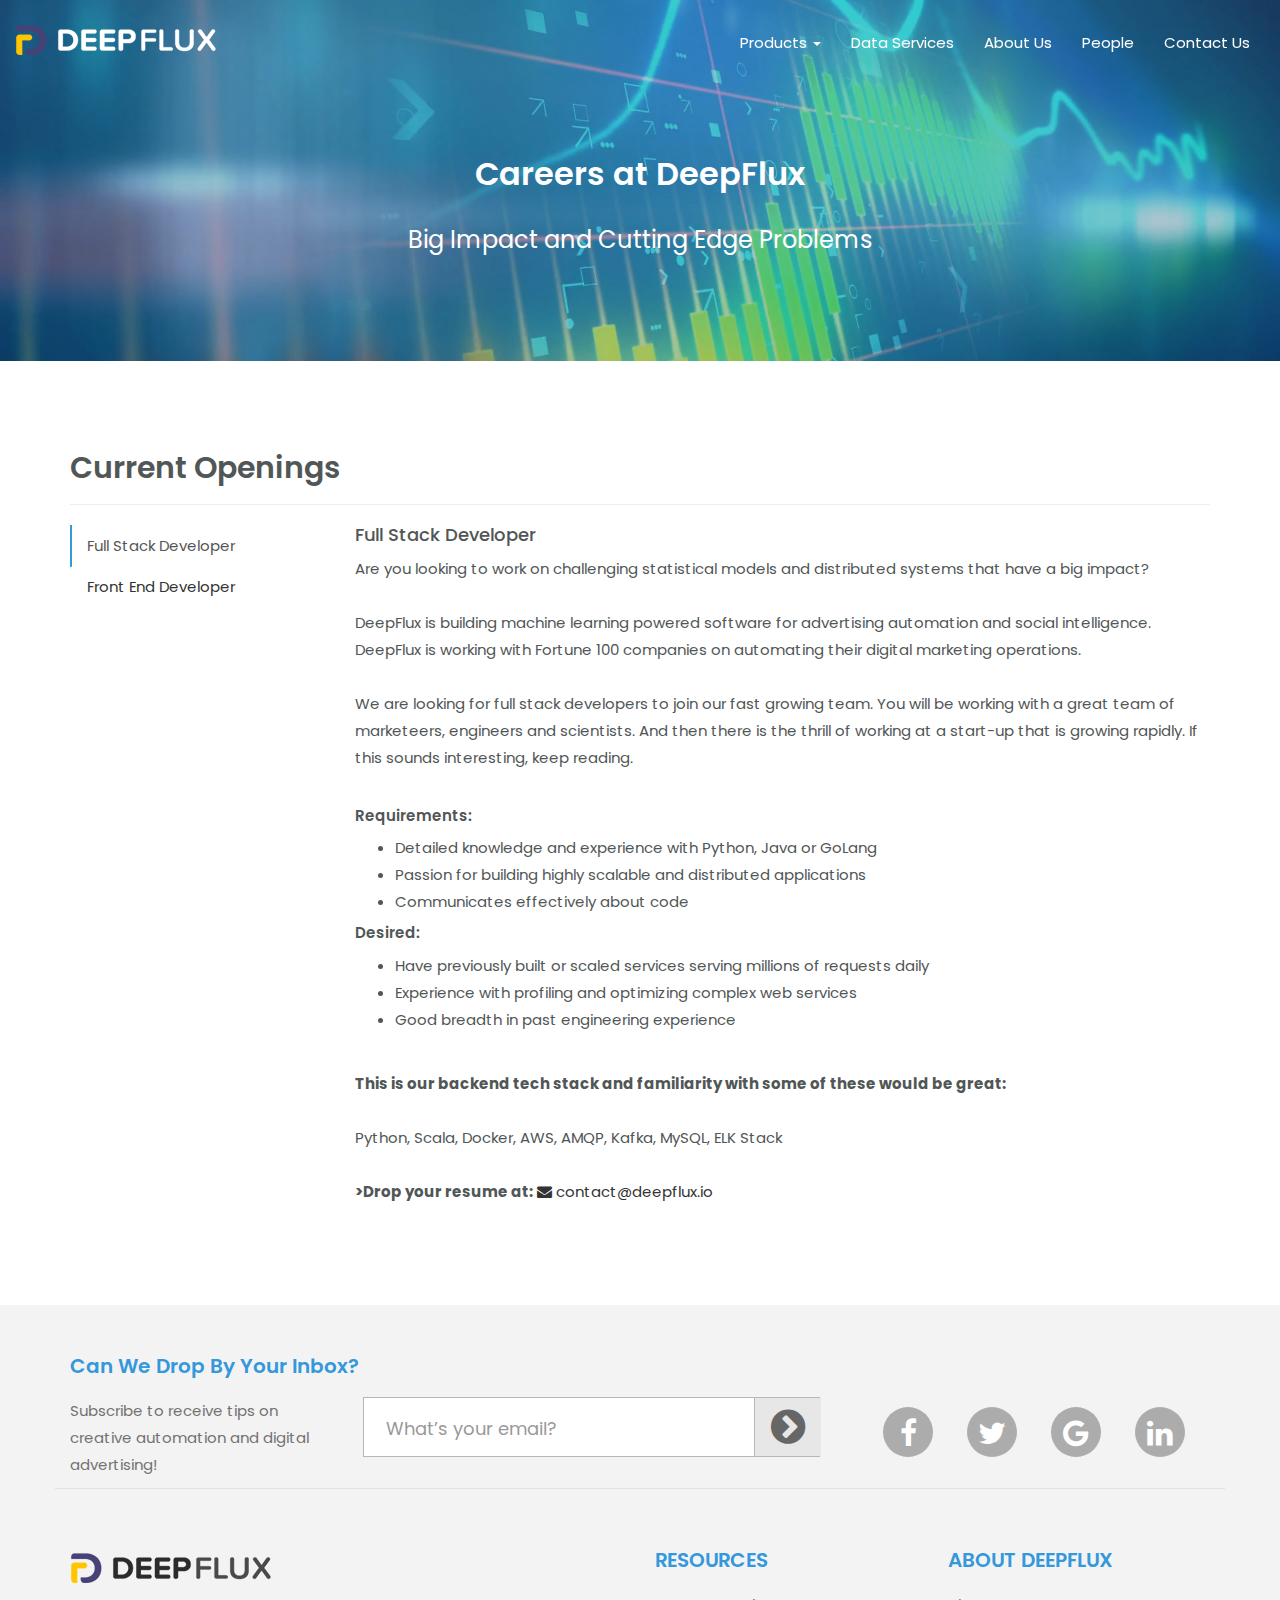
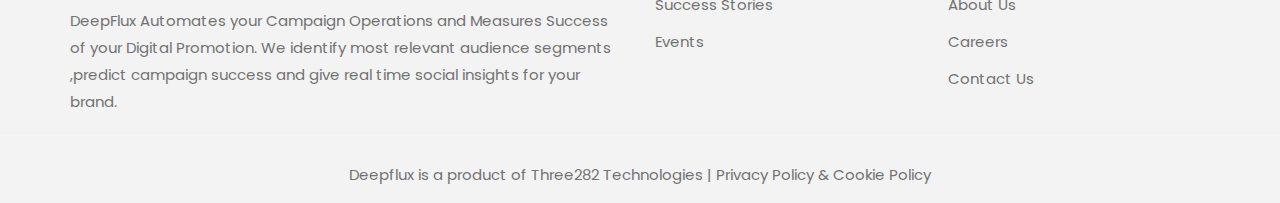
<file: deepflux.io/careers.html>
<!doctype html>
<html lang="en">
<head>
<meta charset="utf-8">
<meta http-equiv="x-ua-compatible" content="ie=edge">
<meta name="viewport" content="width=device-width, initial-scale=1.0">
<!-- Title -->
<title>DeepFlux - Careers</title>
<meta name="author" content="DeepFlux">
<meta name="description" content="Job openings at DeepFlux.io">
<meta name="keywords" content="Career, Job Openings at DeepFlux.io">
<!-- Place favicon.ico in the root directory -->
<link rel="apple-touch-icon" href="images/icons/apple-touch-icon.png">
<link rel="shortcut icon" type="image/ico" href="images/icons/favicon.png" />
<!-- Plugin-CSS -->
<link rel="stylesheet" href="css/bootstrap.min.css">
<link rel="stylesheet" href="css/font-awesome.min.css">
<link rel="stylesheet" href="css/animate.css">
<!-- Main-Stylesheets -->
<link rel="stylesheet" href="css/style.css">
<link rel="stylesheet" href="css/responsive.css">
<link rel="stylesheet" href="https://fonts.googleapis.com/css?family=Poppins:300,400,500,600,700">
<!--[if lt IE 9]>
<script src="//oss.maxcdn.com/html5shiv/3.7.2/html5shiv.min.js"></script>
<script src="//oss.maxcdn.com/respond/1.4.2/respond.min.js"></script>
<![endif]-->
<!-- Google Tag Manager -->
<script>(function(w,d,s,l,i){w[l]=w[l]||[];w[l].push({'gtm.start':
new Date().getTime(),event:'gtm.js'});var f=d.getElementsByTagName(s)[0],
j=d.createElement(s),dl=l!='dataLayer'?'&l='+l:'';j.async=true;j.src=
'https://www.googletagmanager.com/gtm.js?id='+i+dl;f.parentNode.insertBefore(j,f);
})(window,document,'script','dataLayer','GTM-KVGKRMG');</script>
<!-- End Google Tag Manager -->
      <!--Start of Tawk.to Script-->
        <script type="text/javascript">
        var Tawk_API=Tawk_API||{}, Tawk_LoadStart=new Date();
        (function(){
        var s1=document.createElement("script"),s0=document.getElementsByTagName("script")[0];
        s1.async=true;
        s1.src='https://embed.tawk.to/5cf0203e267b2e57853038a9/default';
        s1.charset='UTF-8';
        s1.setAttribute('crossorigin','*');
        s0.parentNode.insertBefore(s1,s0);
        })();
        </script>
      <!--End of Tawk.to Script-->
</head>
<body data-spy="scroll" data-target="#primary-menu">
<!-- Google Tag Manager (noscript) -->
<noscript><iframe src="https://www.googletagmanager.com/ns.html?id=GTM-KVGKRMG"
height="0" width="0" style="display:none;visibility:hidden"></iframe></noscript>
<!-- End Google Tag Manager (noscript) -->
<!--Mainmenu-area-->
<div class="mainmenu-area" data-spy="affix" data-offset-top="100">
<div class="container-fluid">
<!--Logo-->
<div class="navbar-header">
<button type="button" class="navbar-toggle" data-toggle="collapse" data-target="#primary-menu">
<span class="icon-bar"></span>
<span class="icon-bar"></span>
<span class="icon-bar"></span>
</button>
<a href="index.html" class="navbar-brand logo deepFluxLogo"></a>
</div>
<!--Logo/-->
<nav class="collapse navbar-collapse" id="primary-menu">
<ul class="nav navbar-nav navbar-right">
<li>
<div class="dropdown">
<button class="dropdown-toggle" type="button" data-toggle="dropdown">Products
<span class="caret"></span></button>
 <ul class="dropdown-menu">
   <li><a href="branding_intelligence/index.html">Brand Intelligence</a></li>
   <li><a href="campaign-optimizer.html">Campaign Optimizer</a></li>
 </ul>
</div>
</li>
<li><a href="dmp-cdp.html">Data Services</a></li>
<li><a href="about-us.html">About Us</a></li>
<li><a href="careers.html">People</a></li>
<li><a href="contact-us.html">Contact Us</a></li>
</ul>
</nav>
</div>
</div>
<!--Mainmenu-area/-->



<!--Header-area-->
<header class="about-header-area overlay relative v-center">
<div class="container">
<div class="row v-center text-center">
<div class="col-xs-12 col-md-12 header-text1">
<h1>Careers at DeepFlux</h1>
<p>Big Impact and Cutting Edge Problems</p>
</div>

</div>
</div>
</header>
<!--Header-area/-->


<!--Services-area-->
<section class="pt90 pb90">
<div class="container">
<div class="row">
<div class="col-xs-12 col-sm-12 col-md-12 col-lg-12">
    <h2>Current Openings</h2>
<hr>
<ul id="jobsTab" class="nav nav-tabs" style="margin-bottom: 15px;">
        <li class="active"><a href="#FullStackDeveloper" data-toggle="tab" class="collapsed">Full Stack Developer</a></li>
        <li><a href="#FrontEndDeveloper" data-toggle="tab">Front End Developer</a></li>
    </ul>
    <div id="myTabContent" class="tab-content" >
        <div class="tab-pane fade in active" id="FullStackDeveloper">
            <h4>Full Stack Developer</h4>
            <p>Are you looking to work on challenging statistical models and distributed systems that have a big impact?<br><br>
            DeepFlux is building machine learning powered software for advertising automation and social intelligence. DeepFlux is working with Fortune 100 companies on automating their digital marketing operations.<br><br>
            We are looking for full stack developers to join our fast growing team. You will be working with a great team of marketeers, engineers and scientists. And then there is the thrill of working at a start-up that is growing rapidly. If this sounds interesting, keep reading.</p><br>
            <h5>Requirements:</h5>
            <ul>
                <li>Detailed knowledge and experience with Python, Java or GoLang</li>
                <li>Passion for building highly scalable and distributed applications</li>
                <li>Communicates effectively about code</li>
            </ul>
            <h5>Desired:</h5>
            <ul>
                <li>Have previously built or scaled services serving millions of requests daily</li>
                <li>Experience with profiling and optimizing complex web services</li>
                <li>Good breadth in past engineering experience</li>
            </ul>
            <br>
            <p>
            <strong>This is our backend tech stack and familiarity with some of these would be great:</strong><br><br>
            Python, Scala, Docker, AWS, AMQP, Kafka, MySQL, ELK Stack
            <br><br>
            <strong>>Drop your resume at:</strong> <a href="mailto:contact@deepflux.io"><i class="fa fa-envelope"></i> contact@deepflux.io</a>
            </p>
        </div>
        <div class="tab-pane fade" id="FrontEndDeveloper">
            <h4>Front End Developer</h4>
            <p>Are you looking to work on hard problems at the confluence of design and data?<br><br>
            DeepFlux is building machine learning powered tools for advertising automation and social intelligence. DeepFlux is working with Fortune 100 companies on automating their digital marketing operations.<br><br>
            We are looking for excellent front end developers to join our fast growing team. You will be working with a great team of marketeers, engineers and scientists. And then there is the thrill of working at a start-up that is starting to scale rapidly. If this sounds interesting, keep reading.</p><br>
            <h5>Requirements:</h5>
            <ul>
                <li>Detailed knowledge and experience with HTML, CSS, JS</li>
                <li>Production experience with a modern web framework like ReactJS, AngularJS or VeuJS</li>
                <li>Communicates effectively about code</li>
            </ul>
            <h5>Desired:</h5>
            <ul>
                <li>Experience building front end systems used by millions of users</li>
                <li>Have built dashboard to slice and dice complex data</li>
                <li>Past experience with D3 visualizations built from scratch</li>
            </ul>
            <br>
            <strong>>Drop your resume at:</strong> <a href="mailto:contact@deepflux.io"><i class="fa fa-envelope"></i> contact@deepflux.io</a>
        </div>
    </div>

</div>
</div>
</div>
</section>

<footer class="footer-area gray-bg">

<div class="footer-middle">
<div class="container">
    
<div class="row">
<div class="col-xs-12 col-md-4"><h2>Can We Drop By Your Inbox?</h2></div>
</div>
    
    
<div class="row">    
<div class="col-xs-12 col-md-3">
<p>Subscribe to receive tips on creative automation and digital advertising!</p>
</div> 
<div class="col-xs-12 col-md-5">
<div id="custom-search-input">
<div class="input-group col-md-12">
<input type="text" class="form-control input-lg" placeholder="What’s your email?" />
<span class="input-group-btn">
<button class="btn btn-info btn-lg" type="button"><i class="fa fa-chevron-circle-right"></i></button>
</span>
</div>
</div>    
</div>
        
<div class="col-xs-12 col-md-4">
<ul class="social-menu text-right x-left">
<li><a href="https://www.facebook.com/Deepflux-983143791847436"><i class="fa fa-facebook"></i></a></li>
<li><a href="#"><i class="fa fa-twitter"></i></a></li>
<li><a href="#"><i class="fa fa-google"></i></a></li>
<li><a href="https://www.linkedin.com/company/deepflux/"><i class="fa fa-linkedin"></i></a></li>
</ul>
</div>
    
<div class="col-xs-12 col-md-12 btop"></div>

</div>
    
</div>
</div>
    
<div class="footer-middle">
<div class="container">
    
<div class="row">    

<div class="col-xs-12 col-sm-12 col-md-6 col-lg-6">
<h2><img src="images/flogo.png"></h2>
<p>DeepFlux Automates your Campaign Operations and Measures Success of your Digital Promotion. We identify most relevant audience segments ,predict campaign success and give real time social insights for your brand. </p>
</div>
    
<div class="col-xs-12 col-sm-6 col-md-3 col-lg-3">
<h2>RESOURCES</h2>
<p><a href="images/success-stories.pdf" target="_blank">Success Stories</a></p>
<p><a href="events.html">Events</a></p></div> 
    
<div class="col-xs-12 col-sm-6 col-md-3 col-lg-3">
<h2>ABOUT DEEPFLUX</h2>
<p><a href="about-us.html">About Us</a></p>
<p><a href="careers.html">Careers</a></p>
<p><a href="contact-us.html">Contact Us</a></p>
</div> 
</div> 
</div>
</div>    
<div class="footer-bottom">
<div class="container">
<div class="row">
<div class="col-xs-12 col-sm-12 col-md-12 col-lg-12 text-center">
Deepflux is a product of Three282 Technologies | <a href="privacy-policy.html">Privacy Policy & Cookie Policy</a>
</div>
</div>
</div>
</div>
</footer>


<!--JS-->
<script src="js/jquery-1.12.4.min.js"></script>
<script src="js/bootstrap.min.js"></script>
<!--Arrow Down-->
<script type="text/javascript" src="js/bootstrap-tabcollapse.js"></script>
<script type="text/javascript">
if($(window).width() > 768) {
       var hash = window.location.hash;
  hash && $('ul.nav a[href="' + hash + '"]').tab('show');
}

$('#jobsTab').tabCollapse();
</script>

</body>
</html>
</file>
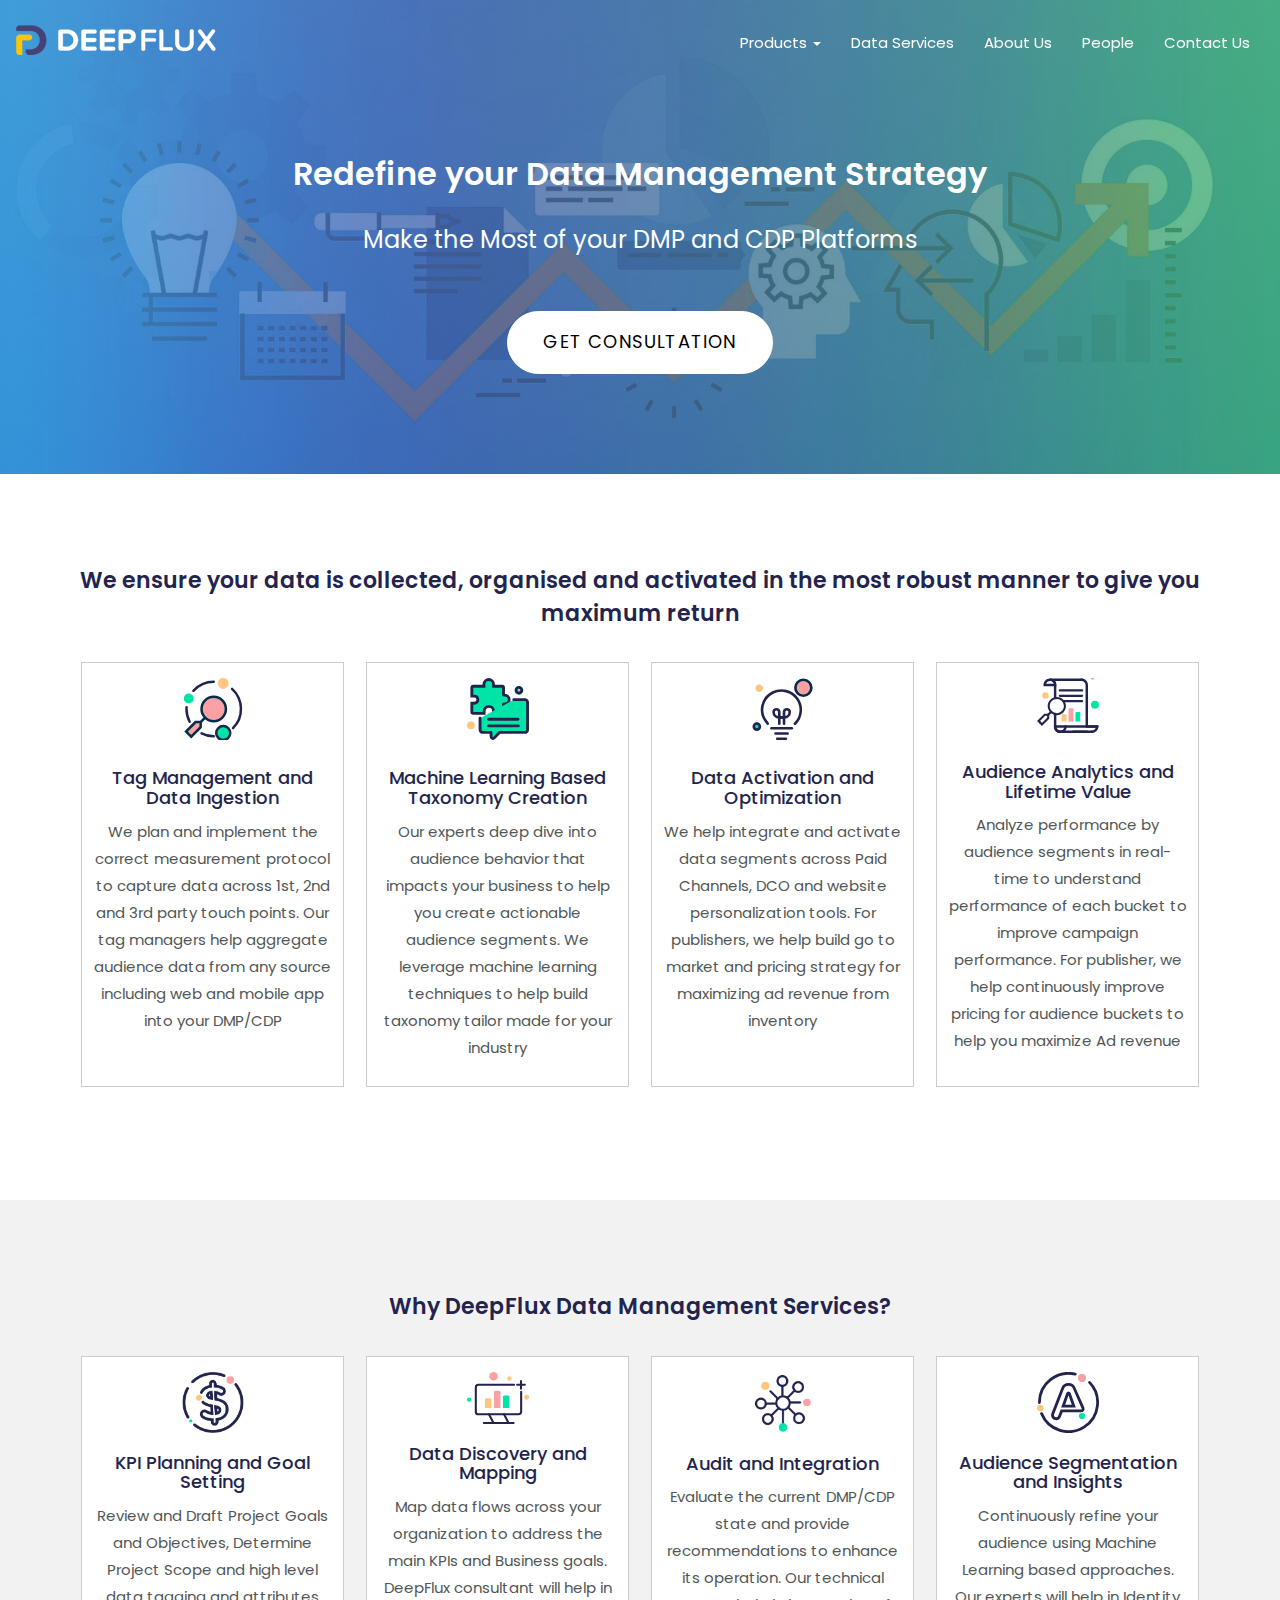
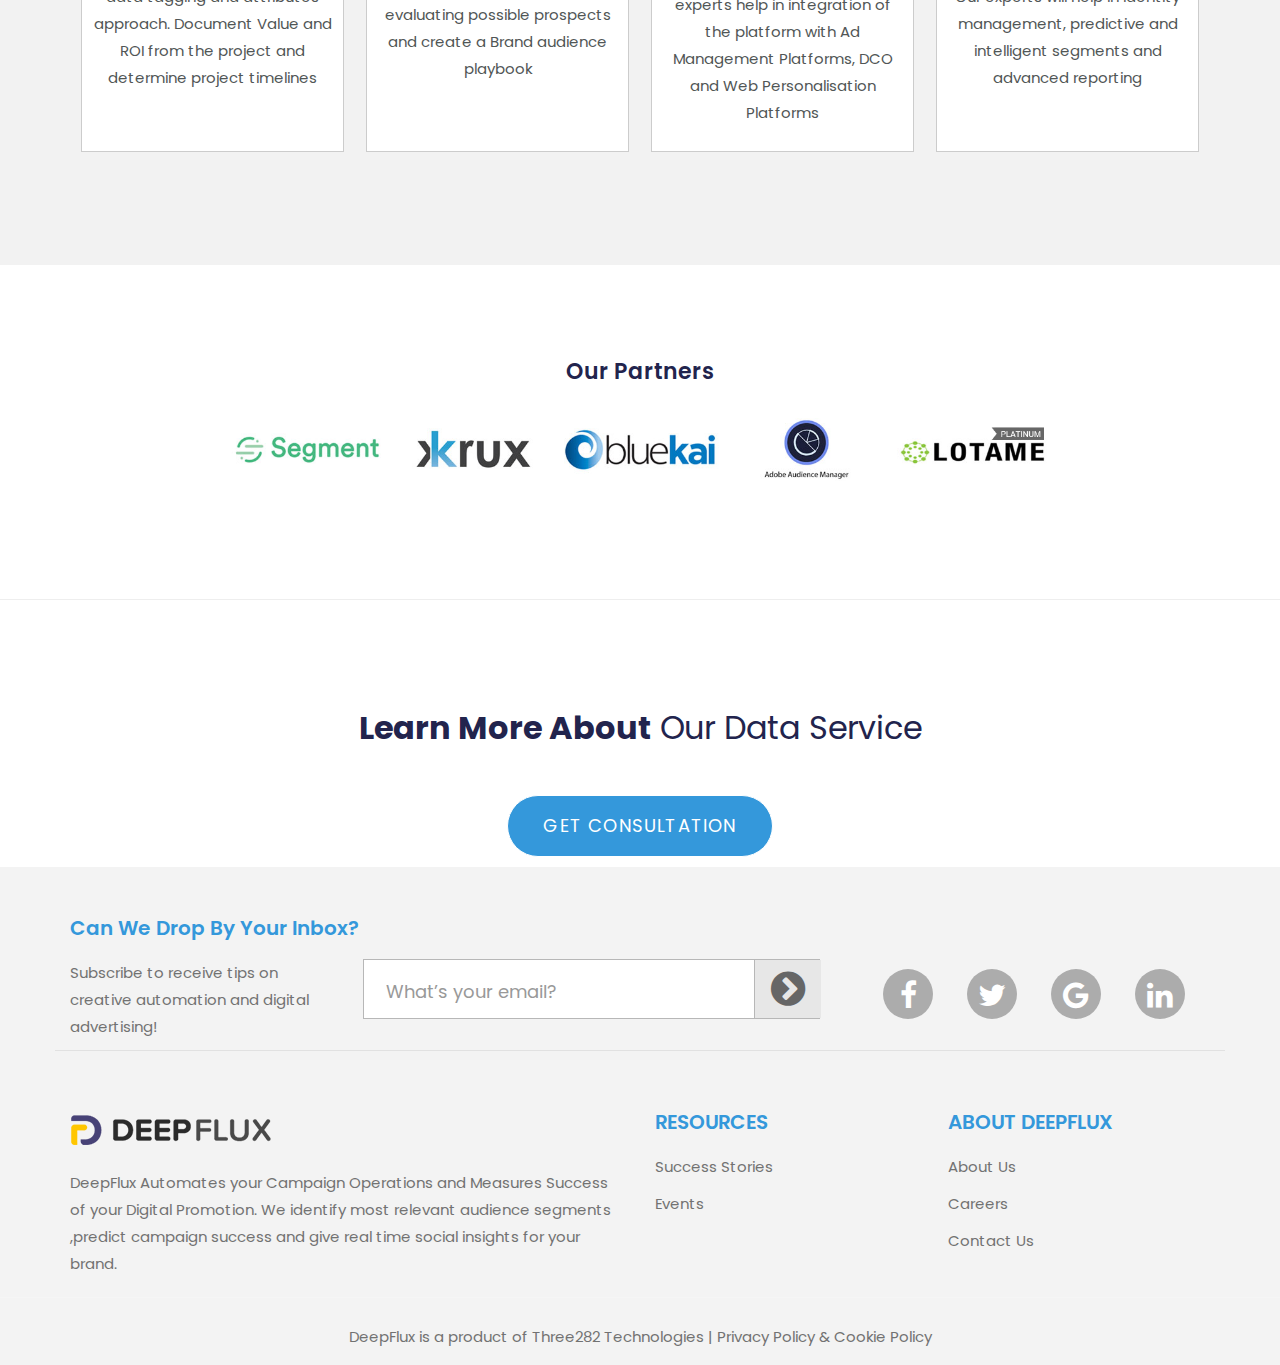
<file: deepflux.io/dmp-cdp.html>
<!doctype html>
<html lang="en">
<head>
<meta charset="utf-8">
<meta http-equiv="x-ua-compatible" content="ie=edge">
<meta name="viewport" content="width=device-width, initial-scale=1.0">
<!-- Title -->
<title>DeepFlux - DMP and CDP Implementation Services</title>
<meta name="author" content="DeepFlux">
<meta name="description" content="DMP and CDP Implementation Services">
<meta name="keywords" content="DMP, CDP, DMP Implementation, CDP Implementation Services">
<!-- Place favicon.ico in the root directory -->
<link rel="apple-touch-icon" href="images/icons/apple-touch-icon.png">
<link rel="shortcut icon" type="image/ico" href="images/icons/favicon.png" />
<!-- Plugin-CSS -->
<link rel="stylesheet" href="css/bootstrap.min.css">
<link rel="stylesheet" href="css/font-awesome.min.css">
<link rel="stylesheet" href="css/animate.css">
<!-- Main-Stylesheets -->
<link rel="stylesheet" href="css/style.css">
<link rel="stylesheet" href="css/responsive.css">
<link rel="stylesheet" href="https://fonts.googleapis.com/css?family=Poppins:300,400,500,600,700">
<link rel="stylesheet" href="js/intlTelInput.css">
<!--[if lt IE 9]>
<script src="//oss.maxcdn.com/html5shiv/3.7.2/html5shiv.min.js"></script>
<script src="//oss.maxcdn.com/respond/1.4.2/respond.min.js"></script>
<![endif]-->
<!-- Google Tag Manager -->
<script>(function(w,d,s,l,i){w[l]=w[l]||[];w[l].push({'gtm.start':
new Date().getTime(),event:'gtm.js'});var f=d.getElementsByTagName(s)[0],
j=d.createElement(s),dl=l!='dataLayer'?'&l='+l:'';j.async=true;j.src=
'https://www.googletagmanager.com/gtm.js?id='+i+dl;f.parentNode.insertBefore(j,f);
})(window,document,'script','dataLayer','GTM-KVGKRMG');</script>
<!-- End Google Tag Manager -->
      <!--Start of Tawk.to Script-->
        <script type="text/javascript">
        var Tawk_API=Tawk_API||{}, Tawk_LoadStart=new Date();
        (function(){
        var s1=document.createElement("script"),s0=document.getElementsByTagName("script")[0];
        s1.async=true;
        s1.src='https://embed.tawk.to/5cf0203e267b2e57853038a9/default';
        s1.charset='UTF-8';
        s1.setAttribute('crossorigin','*');
        s0.parentNode.insertBefore(s1,s0);
        })();
        </script>
      <!--End of Tawk.to Script-->
</head>
<body data-spy="scroll" data-target="#primary-menu">
<!-- Google Tag Manager (noscript) -->
<noscript><iframe src="https://www.googletagmanager.com/ns.html?id=GTM-KVGKRMG"
height="0" width="0" style="display:none;visibility:hidden"></iframe></noscript>
<!-- End Google Tag Manager (noscript) -->
<!--Mainmenu-area-->
<div class="mainmenu-area" data-spy="affix" data-offset-top="100">
<div class="container-fluid">
<!--Logo-->
<div class="navbar-header">
<button type="button" class="navbar-toggle" data-toggle="collapse" data-target="#primary-menu">
<span class="icon-bar"></span>
<span class="icon-bar"></span>
<span class="icon-bar"></span>
</button>
<a href="index.html" class="navbar-brand logo deepFluxLogo"></a>
</div>
<!--Logo/-->
<nav class="collapse navbar-collapse" id="primary-menu">
<ul class="nav navbar-nav navbar-right">
<li>
<div class="dropdown">
<button class="dropdown-toggle" type="button" data-toggle="dropdown">Products
<span class="caret"></span></button>
 <ul class="dropdown-menu">
   <li><a href="branding_intelligence/index.html">Brand Intelligence</a></li>
   <li><a href="campaign-optimizer.html">Campaign Optimizer</a></li>
 </ul>
</div>
</li>
<li><a href="dmp-cdp.html">Data Services</a></li>
<li><a href="about-us.html">About Us</a></li>
<li><a href="careers.html">People</a></li>
<li><a href="contact-us.html">Contact Us</a></li>
</ul>
</nav>
</div>
</div>
<!--Mainmenu-area/-->
<!--Header-area-->
<header class="dmp-header-area overlay relative v-center">
<div class="container">
<div class="row v-center text-center">
<div class="col-xs-12 col-md-12 header-text1">
<h1>Redefine your Data Management Strategy</h1>
<p style="margin-bottom:50px">Make the Most of your DMP and CDP Platforms</p>
<button class="button white" data-toggle="modal" data-target="#getInTouch">Get Consultation</button>
<p> </p>
</div>

</div>
</div>
</header>
<!--Header-area/-->


<!--Services-area-->
<section class="pt90 pb90">
         <div class="container dmp-service-scope">
            <div class="row">
                <div class="col-xs-12 text-center">
                    <h2>We ensure your data is collected, organised and activated in the most robust manner to give you maximum return</h2>
                </div>
                <div class="clearfix"></div>
               <div class="col-xs-12 col-sm-12 col-md-12 col-lg-12 flexStyle">
                  <div class="col-xs-12 col-sm-12 dmp-service">
                     <div class="box-icon"><svg xmlns="http://www.w3.org/2000/svg" viewBox="0 0 210.83 223.88" width="62px" height="62px"><defs><style>.cls-1{fill:#ffc680;}.cls-2{fill:#fba0a3;}.cls-3,.cls-4{fill:none;stroke:#002c4d;stroke-miterlimit:10;stroke-width:9px;}.cls-4{stroke-linecap:round;}.cls-5{fill:#00e4a7;}</style></defs><g id="Layer_2" data-name="Layer 2"><g id="Layer_1-2" data-name="Layer 1"><circle class="cls-1" cx="142.38" cy="19.41" r="19.41" transform="translate(49.1 128.72) rotate(-57.29)"/><circle class="cls-2" cx="142.38" cy="198.53" r="25.35"/><circle class="cls-3" cx="108.03" cy="111.8" r="43.95"/><path class="cls-4" d="M9.93,105.43q-.2,3.16-.2,6.37a97.87,97.87,0,0,0,11.43,46.05"/><path class="cls-4" d="M108,13.49a98.06,98.06,0,0,0-73.48,33"/><path class="cls-4" d="M177.74,181.11a98.31,98.31,0,0,0-3.55-142"/><path class="cls-4" d="M64.07,199.75a97.9,97.9,0,0,0,44,10.35"/><line class="cls-3" x1="76.86" y1="142.77" x2="60.89" y2="159.07"/><polyline class="cls-3" points="60.89 159.07 42.32 159.07 8.21 193.18 18.17 203.14"/><polyline class="cls-3" points="60.89 159.07 60.89 177.64 26.78 211.75 16.82 201.79"/><circle class="cls-5" cx="17.82" cy="73.67" r="17.82"/></g></g></svg></div>
                     <h4>Tag Management and Data Ingestion</h4>
                     <p>We plan and implement the correct measurement protocol to capture data across 1st, 2nd and 3rd party touch points. Our tag managers help aggregate audience data from any source including web and mobile app  into your DMP/CDP</p>
                  </div>
                  <div class="col-xs-12 col-sm-12 dmp-service">
                     <div class="box-icon"><svg xmlns="http://www.w3.org/2000/svg" viewBox="0 0 194.47 194.13" width="62px" height="62px"><defs><style>.cls-1{fill:#00e4a7;}.cls-2,.cls-4{fill:none;stroke-linecap:round;stroke-miterlimit:10;stroke-width:9px;}.cls-2{stroke:#22244d;}.cls-3{fill:#ffc680;}.cls-4{stroke:#323563;}</style></defs><g id="Layer_2" data-name="Layer 2"><g id="Layer_1-2" data-name="Layer 1"><circle class="cls-1" cx="12.25" cy="148.2" r="12.25"/><path class="cls-2" d="M114.57,81.56V107a3.68,3.68,0,0,1-3.68,3.68H83.15v-7.33A14.67,14.67,0,0,0,68.48,88.72h0a14.67,14.67,0,0,0-14.67,14.67v7.33h-35A3.68,3.68,0,0,1,15.15,107v-28h7.72A11.28,11.28,0,0,0,34.15,67.78h0A11.28,11.28,0,0,0,22.87,56.5H15.15V29.33a3.68,3.68,0,0,1,3.68-3.68H53.15V19.5a15,15,0,0,1,15-15h0a15,15,0,0,1,15,15v6.15h27.75a3.68,3.68,0,0,1,3.68,3.68v23.3a.87.87,0,0,0,.87.87h2.87a14,14,0,0,1,14,14h0a14,14,0,0,1-13.88,14l-3.87,0"/><circle class="cls-1" cx="153.76" cy="97.7" r="14.04" transform="translate(-28.41 98.59) rotate(-32.71)"/><circle class="cls-3" cx="162.87" cy="38.38" r="9.12"/><path class="cls-2" d="M40.94,125.81V162a8.47,8.47,0,0,0,8.47,8.47H75l.67,13.62a5.76,5.76,0,0,0,10,3.64l16-17.26H181.5A8.47,8.47,0,0,0,190,162V76.13a8.47,8.47,0,0,0-8.47-8.47H146.77"/><path class="cls-4" d="M69.65,91.7"/><path class="cls-2" d="M132.32,91.7"/><line class="cls-2" x1="67.94" y1="129.17" x2="159.71" y2="129.17"/><line class="cls-2" x1="161.19" y1="150.18" x2="67.94" y2="150.18"/></g></g></svg></div>
                     <h4>Machine Learning Based Taxonomy Creation</h4>
                     <p>Our experts deep dive into audience behavior that impacts your business to help you create actionable audience segments. We leverage machine learning techniques to help build taxonomy tailor made for your industry</p>
                  </div>
                  <div class="col-xs-12 col-sm-12 dmp-service">
                     <div class="box-icon"><svg xmlns="http://www.w3.org/2000/svg" viewBox="0 0 208.1 214.43" width="62px" height="62px"><defs><style>.cls-1{fill:#ffc680;}.cls-2{fill:#00e4a7;}.cls-3{fill:#fba0a3;}.cls-4{fill:none;stroke:#22244d;stroke-linecap:round;stroke-miterlimit:10;stroke-width:9px;}</style></defs><g id="Layer_2" data-name="Layer 2"><g id="Layer_1-2" data-name="Layer 1"><circle class="cls-1" cx="21.63" cy="35.41" r="12.74" transform="translate(-19.85 34.47) rotate(-57.29)"/><circle class="cls-2" cx="13.57" cy="167.92" r="10.57"/><circle class="cls-3" cx="174.42" cy="33.68" r="27.68"/><path class="cls-4" d="M145.37,158.26A67,67,0,1,0,34.54,130.19c4,13,10.88,18.45,16.62,27.47"/><line class="cls-4" x1="134.39" y1="173.88" x2="64.09" y2="173.88"/><line class="cls-4" x1="120" y1="191.9" x2="78.47" y2="191.9"/><line class="cls-4" x1="114.35" y1="209.93" x2="84.13" y2="209.93"/><path class="cls-4" d="M91.23,158.26V117.69a9.86,9.86,0,0,0-9.86-9.86h0a9.86,9.86,0,0,0-9.86,9.86h0A18.53,18.53,0,0,0,90,136.22h17"/><path class="cls-4" d="M107.62,158.26V117.69a9.86,9.86,0,0,1,9.86-9.86h0a9.86,9.86,0,0,1,9.86,9.86h0a18.53,18.53,0,0,1-18.53,18.53h-17"/></g></g></svg></div>
                     <h4>Data Activation and Optimization</h4>
                     <p>We help integrate and activate data segments across Paid Channels, DCO and website personalization tools. For publishers, we help build go to market and pricing strategy for maximizing ad revenue from inventory</p>
                  </div>
                  <div class="col-xs-12 col-sm-12 dmp-service">
                     <div class="box-icon"><svg version="1.1" id="Layer_1" xmlns="http://www.w3.org/2000/svg" xmlns:xlink="http://www.w3.org/1999/xlink" x="0px" y="0px" viewBox="0 0 66 59" style="enable-background:new 0 0 66 59;" xml:space="preserve" width="62px" heiht="62px"><style type="text/css">.st0{fill:#FFC680;} .st1{fill:#FBA0A3;} .st2{fill:#00E4A7;} .st3{fill:#22244D;} .st4{fill:none;stroke:#22244D;stroke-width:9;stroke-linecap:round;stroke-miterlimit:10;}</style><g id="Layer_2_1_"><g id="Layer_1-2"><g><circle class="st0" cx="9" cy="18.5" r="3.4"/></g><g><circle class="st1" cx="59.1" y="44.3" r="1.9"/></g><g><path class="st0" d="M26.2,46.4v-6.8c0-0.6,0.5-1.1,1.1-1.1h3c0.6,0,1.1,0.5,1.1,1.1v6.8H26.2z"/></g><g><path class="st1" d="M33.6,46.4V33.4c0-0.6,0.5-1.1,1.1-1.1h3c0.6,0,1.1,0.5,1.1,1.1v12.9H33.6z"/></g><g><path class="st2" d="M40.9,46.4v-9.2c0-0.6,0.5-1.1,1.1-1.1h3c0.6,0,1.1,0.5,1.1,1.1v9.2H40.9z"/></g><g><circle class="st2" cx="61.7" cy="28.4" r="4.2"/></g><g><path class="st3" d="M19.3,22.2c-0.7,0-1.3-0.6-1.3-1.3V7.6c0-0.7,0.6-1.3,1.3-1.3c0.7,0,1.3,0.6,1.3,1.3v13.3	C20.6,21.6,20,22.2,19.3,22.2z"/></g><g><path class="st3" d="M53,58.6H24.4c-3.5,0-6.4-2.9-6.4-6.4V38.4c0-0.7,0.6-1.3,1.3-1.3c0.7,0,1.3,0.6,1.3,1.3v13.7 c0,2.1,1.7,3.8,3.8,3.8H53c0.7,0,1.3,0.6,1.3,1.3S53.7,58.6,53,58.6z"/></g><g><path class="st4" d="M53,7.6"/></g><g><path class="st3" d="M20.6,8.7H6.9l0-1.3c0-3.8,3.1-6.9,6.9-6.9c0,0,0,0,0,0c1.8,0,3.6,0.7,4.9,2c1.3,1.3,2,3,2,4.9L20.6,8.7z	 M9.7,6.2h8.2c-0.2-0.6-0.6-1.2-1.1-1.7c-0.8-0.8-1.9-1.3-3-1.3c0,0,0,0,0,0C11.8,3.2,10.2,4.4,9.7,6.2z"/></g><g><path class="st3" d="M53,53c-0.7,0-1.3-0.6-1.3-1.3V7.5c0-2.4-1.9-4.3-4.3-4.3c-0.7,0-1.3-0.6-1.3-1.3s0.6-1.3,1.3-1.3 c3.8,0,6.9,3.1,6.9,6.9v44.3C54.3,52.4,53.7,53,53,53z"/></g><g><path class="st3" d="M48.3,3.2H13.7c-0.7,0-1.3-0.6-1.3-1.3s0.6-1.3,1.3-1.3h34.5c0.7,0,1.3,0.6,1.3,1.3S49,3.2,48.3,3.2z"/></g><g><path class="st3" d="M24.9,58.6c-3.8,0-6.9-3.1-6.9-6.9v-1.3h13.7v1.3C31.8,55.5,28.7,58.6,24.9,58.6z M20.8,53 c0.5,1.7,2.2,3,4.1,3c1.9,0,3.5-1.3,4.1-3H20.8z"/></g><g><path class="st3" d="M58.5,58.6c-0.7,0-1.3-0.6-1.3-1.3s0.6-1.3,1.3-1.3c1.9,0,3.5-1.3,4.1-3H53c-0.7,0-1.3-0.6-1.3-1.3 s0.6-1.3,1.3-1.3h12.4v1.3C65.4,55.5,62.3,58.6,58.5,58.6z"/></g><g><path class="st3" d="M58.5,58.6H38.7c-0.7,0-1.3-0.6-1.3-1.3S38,56,38.7,56h19.8c0.7,0,1.3,0.6,1.3,1.3S59.3,58.6,58.5,58.6z"/></g>
<g><path class="st3" d="M64.1,53H30.5c-0.7,0-1.3-0.6-1.3-1.3s0.6-1.3,1.3-1.3h33.6c0.7,0,1.3,0.6,1.3,1.3S64.8,53,64.1,53z"/></g><g><path class="st3" d="M47.9,20.3H24.4c-0.7,0-1.3-0.6-1.3-1.3c0-0.7,0.6-1.3,1.3-1.3h23.5c0.7,0,1.3,0.6,1.3,1.3 C49.2,19.7,48.6,20.3,47.9,20.3z"/></g><g><path class="st3" d="M47.9,14.5H24.4c-0.7,0-1.3-0.6-1.3-1.3s0.6-1.3,1.3-1.3h23.5c0.7,0,1.3,0.6,1.3,1.3S48.6,14.5,47.9,14.5z"/></g><g><path class="st3" d="M47.9,25.9H28.2c-0.7,0-1.3-0.6-1.3-1.3c0-0.7,0.6-1.3,1.3-1.3h19.7c0.7,0,1.3,0.6,1.3,1.3 C49.2,25.3,48.6,25.9,47.9,25.9z"/></g><g><path class="st3" d="M21.1,39.6c-5.4,0-9.7-4.4-9.7-9.7c0-5.4,4.4-9.7,9.7-9.7c5.4,0,9.7,4.4,9.7,9.7 C30.8,35.2,26.5,39.6,21.1,39.6z M21.1,22.4c-4.1,0-7.5,3.4-7.5,7.5s3.4,7.5,7.5,7.5c4.1,0,7.5-3.4,7.5-7.5S25.2,22.4,21.1,22.4z"/></g><g><path class="st3" d="M11.9,40.2c-0.3,0-0.6-0.1-0.8-0.3c-0.4-0.4-0.4-1.1,0-1.6l3.1-3.2c0.4-0.4,1.1-0.4,1.6,0 c0.4,0.4,0.4,1.1,0,1.6l-3.1,3.2C12.5,40.1,12.2,40.2,11.9,40.2z"/></g><g><path class="st3" d="M3.6,48.8c-0.3,0-0.6-0.1-0.8-0.3L0,45.8L7.8,38h4.1c0.6,0,1.1,0.5,1.1,1.1c0,0.6-0.5,1.1-1.1,1.1H8.7 l-5.5,5.5l1.2,1.2c0.4,0.4,0.4,1.1,0,1.6C4.1,48.7,3.8,48.8,3.6,48.8z"/></g><g><path class="st3" d="M5.2,51l-2.7-2.7c-0.4-0.4-0.4-1.1,0-1.6c0.4-0.4,1.1-0.4,1.6,0l1.2,1.2l5.5-5.5v-3.2c0-0.6,0.5-1.1,1.1-1.1 s1.1,0.5,1.1,1.1v4.1L5.2,51z"/></g></g></g></svg></div>
                     <h4>Audience Analytics and Lifetime Value</h4>
                     <p>Analyze performance by audience segments in real-time to understand performance of each bucket to improve campaign performance. For publisher, we help continuously improve pricing for audience buckets to help you maximize Ad revenue</p>
                  </div>
               </div>
            </div>
         </div>
      </section>
<section class="pt90 pb90 bgGrey">
         <div class="container dmp-service-scope">
            <div class="row">
                <div class="col-xs-12 text-center">
                    <h2>Why DeepFlux Data Management Services?</h2>
                </div>
                <div class="clearfix"></div>
               <div class="col-xs-12 col-sm-12 col-md-12 col-lg-12 flexStyle">
                  <div class="col-xs-12 col-sm-12 dmp-service bgWhite">
                     <div class="box-icon"><img src="images/icons/kpi.png" width="62" height="62"></div>
                     <h4>KPI Planning and Goal Setting</h4>
                     <p>Review and Draft Project Goals and Objectives, Determine Project Scope and high level data tagging and attributes approach. Document Value and ROI from the project and determine project timelines</p>
                  </div>
                  <div class="col-xs-12 col-sm-12 dmp-service bgWhite">
                     <div class="box-icon"><img src="images/icons/Analytics.svg" width="62" height="62"></div>
                     <h4>Data Discovery and Mapping</h4>
                     <p>Map data flows across your organization to address the main KPIs and Business goals. DeepFlux consultant will help in evaluating possible prospects and create a Brand audience playbook</p>
                  </div>
                  <div class="col-xs-12 col-sm-12 dmp-service bgWhite">
                     <div class="box-icon"><img src="images/icons/audit.png" width="62" height="62"></div>
                     <h4>Audit and Integration</h4>
                     <p>Evaluate the current DMP/CDP state and provide recommendations to enhance its operation. Our technical experts help in integration of the platform with Ad Management Platforms, DCO and Web Personalisation Platforms</p>
                  </div>
                  <div class="col-xs-12 col-sm-12 dmp-service bgWhite">
                     <div class="box-icon"><img src="images/icons/Auto.svg" width="62" height="62"></div>
                     <h4>Audience Segmentation and Insights</h4>
                     <p>Continuously refine your audience using Machine Learning based approaches. Our experts  will help in Identity management, predictive and intelligent segments and advanced reporting</p>
                  </div>
               </div>
            </div>
         </div>
      </section>
<section class="pt90 pb90">
         <div class="container-fluid dmp-service-scope">
            <div class="row">
                <div class="col-xs-12 text-center">
                    <h2 style="margin-bottom:30px">Our Partners</h2>
                </div>
                <div class="col-xs-12 text-center">
                  <div class="logos">
                      <img src="images/segment.jpg" class="img-responsive">
                  </div>
                  <div class="logos">
                      <img src="images/krux.jpg" class="img-responsive">
                  </div>
                  <div class="logos">
                      <img src="images/bluekai.jpg" class="img-responsive">
                  </div>
                  <div class="logos">
                      <img src="images/adobe-audience-manager.jpg" class="img-responsive">
                  </div>
                  <div class="logos">
                      <img src="images/lotame.jpg" class="img-responsive">
                  </div>
                  
                </div>
            </div>
         </div>
      </section>
<hr>
<section class="pb70 pt90">
         <div class="container">
            <div class="row">
               <div class="col-xs-12 col-md-12">
                  <div class="page-title text-center">
                     <h2><strong>Learn More About</strong> Our Data Service</h2>
                     <!--p>Get in touch to see how we can help you grow your business online.</p-->
                     <button class="button blue" data-toggle="modal" data-target="#getInTouch">Get Consultation</button>
                  </div>
               </div>
            </div>
         </div>
      </section>
<footer class="footer-area gray-bg">

<div class="footer-middle">
<div class="container">

<div class="row">
<div class="col-xs-12 col-md-4"><h2>Can We Drop By Your Inbox?</h2></div>
</div>


<div class="row">    
<div class="col-xs-12 col-md-3">
<p>Subscribe to receive tips on creative automation and digital advertising!</p>
</div> 
<div class="col-xs-12 col-md-5">
<div id="custom-search-input">
<div class="input-group col-md-12">
<input type="text" class="form-control input-lg" placeholder="What’s your email?" />
<span class="input-group-btn">
<button class="btn btn-info btn-lg" type="button"><i class="fa fa-chevron-circle-right"></i></button>
</span>
</div>
</div>    
</div>

<div class="col-xs-12 col-md-4">
<ul class="social-menu text-right x-left">
<li><a href="https://www.facebook.com/Deepflux-983143791847436"><i class="fa fa-facebook"></i></a></li>
<li><a href="#"><i class="fa fa-twitter"></i></a></li>
<li><a href="#"><i class="fa fa-google"></i></a></li>
<li><a href="https://www.linkedin.com/company/deepflux/"><i class="fa fa-linkedin"></i></a></li>
</ul>
</div>

<div class="col-xs-12 col-md-12 btop"></div>

</div>

</div>
</div>

<div class="footer-middle">
<div class="container">

<div class="row">    

<div class="col-xs-12 col-sm-12 col-md-6 col-lg-6">
<h2><img src="images/flogo.png"></h2>
<p>DeepFlux Automates your Campaign Operations and Measures Success of your Digital Promotion. We identify most relevant audience segments ,predict campaign success and give real time social insights for your brand. </p>
</div>

<div class="col-xs-12 col-sm-6 col-md-3 col-lg-3">
<h2>RESOURCES</h2>
<p><a href="images/success-stories.pdf" target="_blank">Success Stories</a></p>
<p><a href="events.html">Events</a></p></div> 

<div class="col-xs-12 col-sm-6 col-md-3 col-lg-3">
<h2>ABOUT DEEPFLUX</h2>
<p><a href="about-us.html">About Us</a></p>
<p><a href="careers.html">Careers</a></p>
<p><a href="contact-us.html">Contact Us</a></p>
</div> 
</div> 
</div>
</div>    
<div class="footer-bottom">
<div class="container">
<div class="row">
<div class="col-xs-12 col-sm-12 col-md-12 col-lg-12 text-center">
DeepFlux is a product of Three282 Technologies | <a href="privacy-policy.html">Privacy Policy & Cookie Policy</a>
</div>
</div>
</div>
</div>
</footer>
<!--PopUpForm-->
      <div class="modal fade" id="getInTouch" tabindex="-1" role="dialog" aria-labelledby="modalLabel" aria-hidden="true">
         <div class="modal-dialog">
            <script type="text/javascript">var submitted=false;</script>
            <iframe onload="if(submitted) {document.getElementById('thankYou').style.display='block'; document.getElementById('formBody').style.display='none';document.getElementById('submitBtn').style.display='none';}" style="display:none;" id="hidden_iframe" name="hidden_iframe"></iframe>
            <form  onSubmit="submitted=true;" target="hidden_iframe" method="POST" action='https://docs.google.com/forms/u/3/d/e/1FAIpQLSeteoyI52shWZgcEoYhKldVn_HLCjUKUIUgjW1CsHOPgX4-Aw/formResponse'>
               <div class="modal-content">
                  <div class="modal-header">
                     <button type="button" class="close" data-dismiss="modal">x</button>
                     <h3 style="font-size:22px">Looking for data partners, drop us a message!</h3>
                  </div>
                  <div class="modal-body">
                     <div class="col-xs-12 col-sm-12 col-md-12 col-lg-12" id="formBody">
                        <div class="form-group">
                        <div class="col-xs-6 col-sm-6 col-md-6 col-lg-6">
                            <input type="radio" id="advertiser" name="entry.2031893907" value="Advertiser" placeholder="Name" required><label for="advertiser" style="font-size:16px;font-weight:normal;margin-left:10px">I'm Advertiser</label>
                         </div>
                        <div class="col-xs-6 col-sm-6 col-md-6 col-lg-6">
                            <input type="radio" id="publisher" name="entry.2031893907" value="Publisher" placeholder="Name" required><label for="publisher" style="font-size:16px;font-weight:normal;margin-left:10px">I'm Publisher</label>
                         </div>
                         </div>
                        <div class="form-group"><input type="text" class="form-control" name="entry.854361702" placeholder="Name" required></div>
                        <div class="form-group"><input type="email" class="form-control" name="entry.1844304961" placeholder="Email" required></div>
                        <div class="form-group"><input type="tel" id="mobile-number" class="form-control" name="entry.1764955767" placeholder="Phone eg. 7045965120" required></div>
                        <div class="form-group">
                           <select class="form-control" name="entry.46911820" required>
                              <option value="E-Commerce">E-Commerce</option>
                              <option value="Entertainment">Entertainment</option>
                              <option value="Travel">Travel</option>
                              <option value="Agencies">Agencies</option>
                              <option value="Consumer Electronics">Consumer Electronics</option>
                              <option value="Automobiles">Automobiles</option>
                              <option value="Aviation">Aviation</option>
                              <option value="Construction">Construction</option>
                              <option value="Entertainment">Entertainment</option>
                              <option value="Financial Institutions">Financial Institutions</option>
                              <option value="Healthcare">Healthcare</option>
                              <option value="Heavy Industry">Heavy Industry</option>
                              <option value="Marine">Marine</option>
                              <option value="Natural Resources">Natural Resources</option>
                              <option value="Pharmaceutical / Chemical">Pharmaceutical / Chemical</option>
                              <option value="Professional Services">Professional Services</option>
                              <option value="Public Sector">Public Sector</option>
                              <option value="Railway">Railway</option>
                              <option value="Real Estate">Real Estate</option>
                              <option value="Technology">Technology</option>
                              <option value="Truck">Truck</option>
                           </select>
                        </div>
                        <div class="form-group"><textarea class="form-control" name="entry.1595481257" placeholder="Message" rows="4" required></textarea></div>
                     </div>
                     <div id="thankYou">
                        Thank you for showing interest in us. <span>Our representative will contact you shortly.</span>
                     </div>
                  </div>
                  <div class="clearfix"></div>
                  <div class="modal-footer">
                     <button class="button blue" type="submit" id="submitBtn">Talk to Expert</button>
                  </div>
               </div>
            </form>
         </div>
      </div>
      <!--PopUpForm-->

<!--JS-->
<script src="js/jquery-1.12.4.min.js"></script>
<script src="js/bootstrap.min.js"></script>
<script src="js/intlTelInput.js"></script>
      <script>
         $(function() {
         $('a[href*=#]:not([href=#])').click(function() {
         if (location.pathname.replace(/^\//,'') == this.pathname.replace(/^\//,'') && location.hostname == this.hostname) {
         var target = $(this.hash);
         target = target.length ? target : $('[name=' + this.hash.slice(1) +']');
         if (target.length) {
         $('html,body').animate({
         scrollTop: target.offset().top
         },1000);
         return false;
         }
         }
         });
         });
         
         $("#mobile-number").intlTelInput();  
         $(document).ready(function() {
            $(".close").click(function() {
                     $('#thankYou').hide();
                     $('#formBody, #submitBtn').show();
            });
             
             $("#mobile-number").keypress(function (e) {
              //if the letter is not digit then display error and don't type anything
              if (e.which != 8 && e.which != 0 && (e.which < 48 || e.which > 57)) {
                 //display error message
                 //$("#errmsg").html("Digits Only").show().fadeOut("slow");
                       return false;
             }
            });
         
         });
      </script>
</body>
</html>
</file>
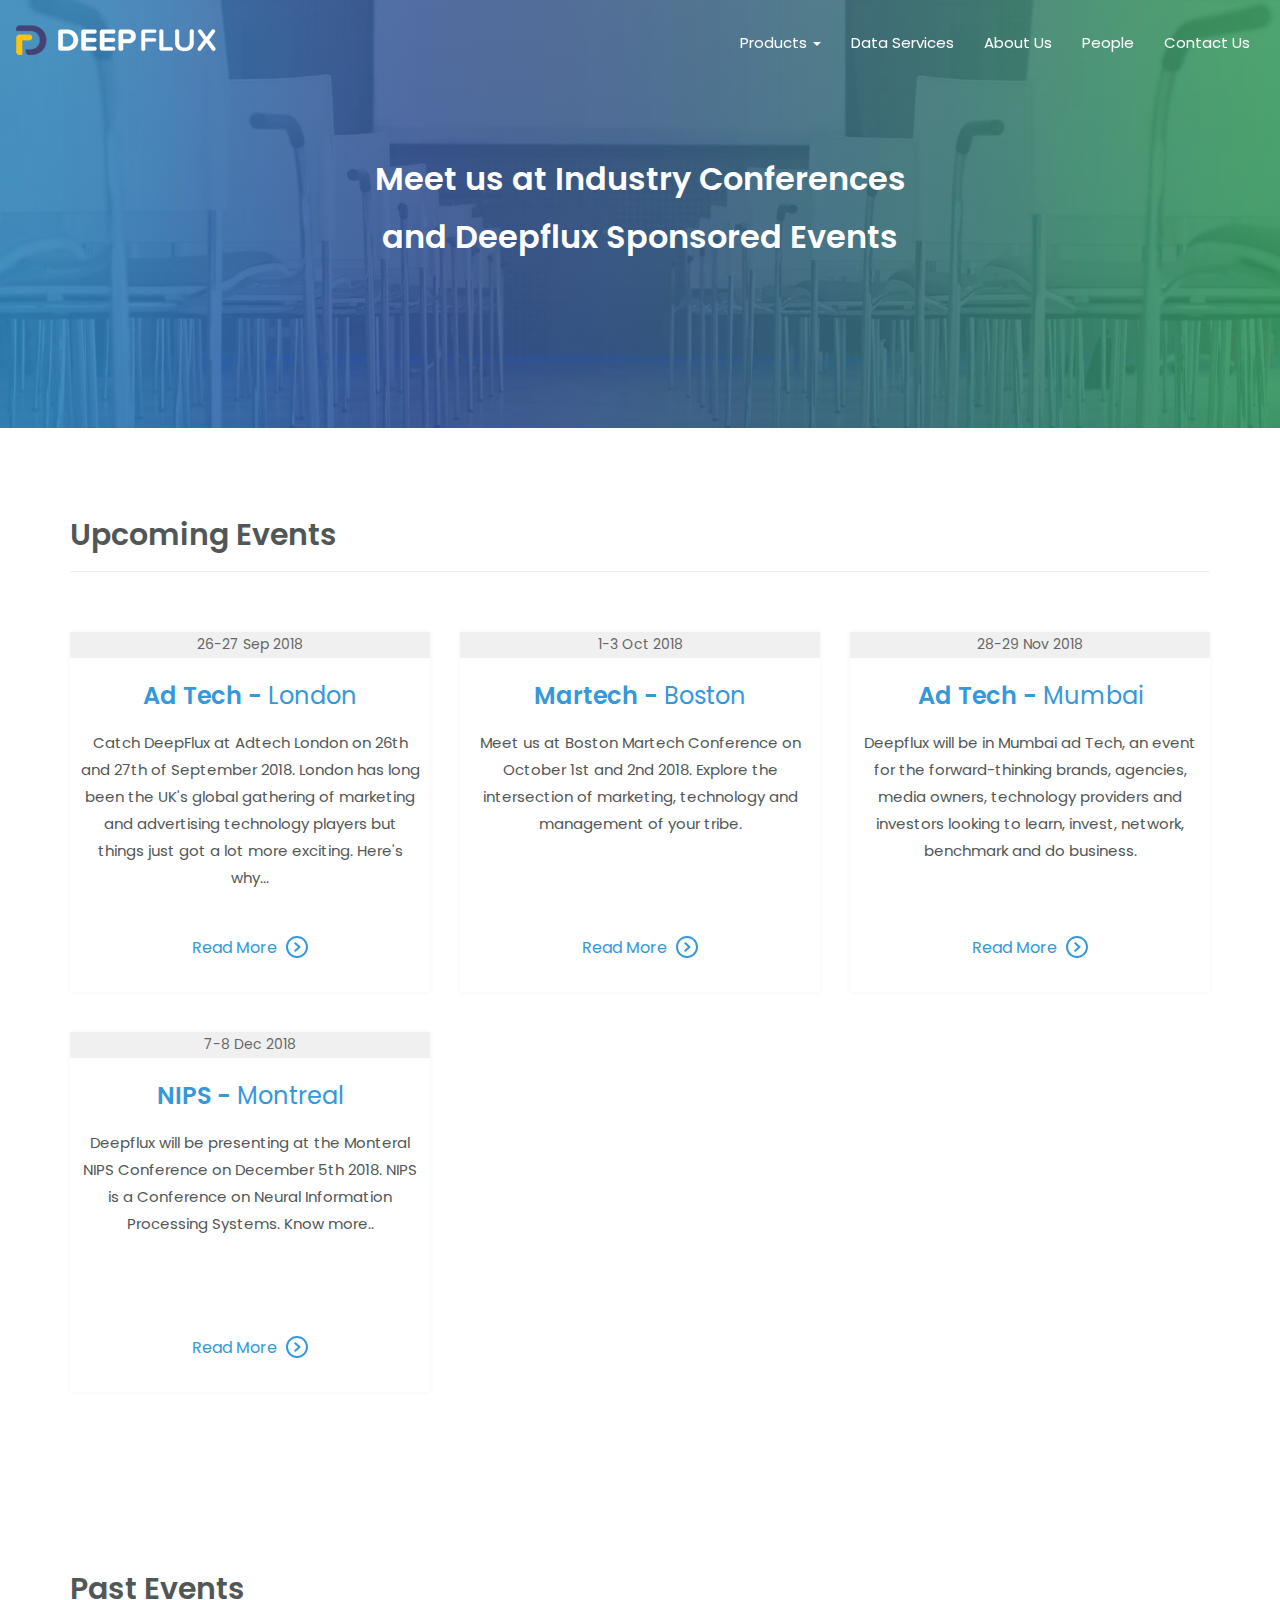
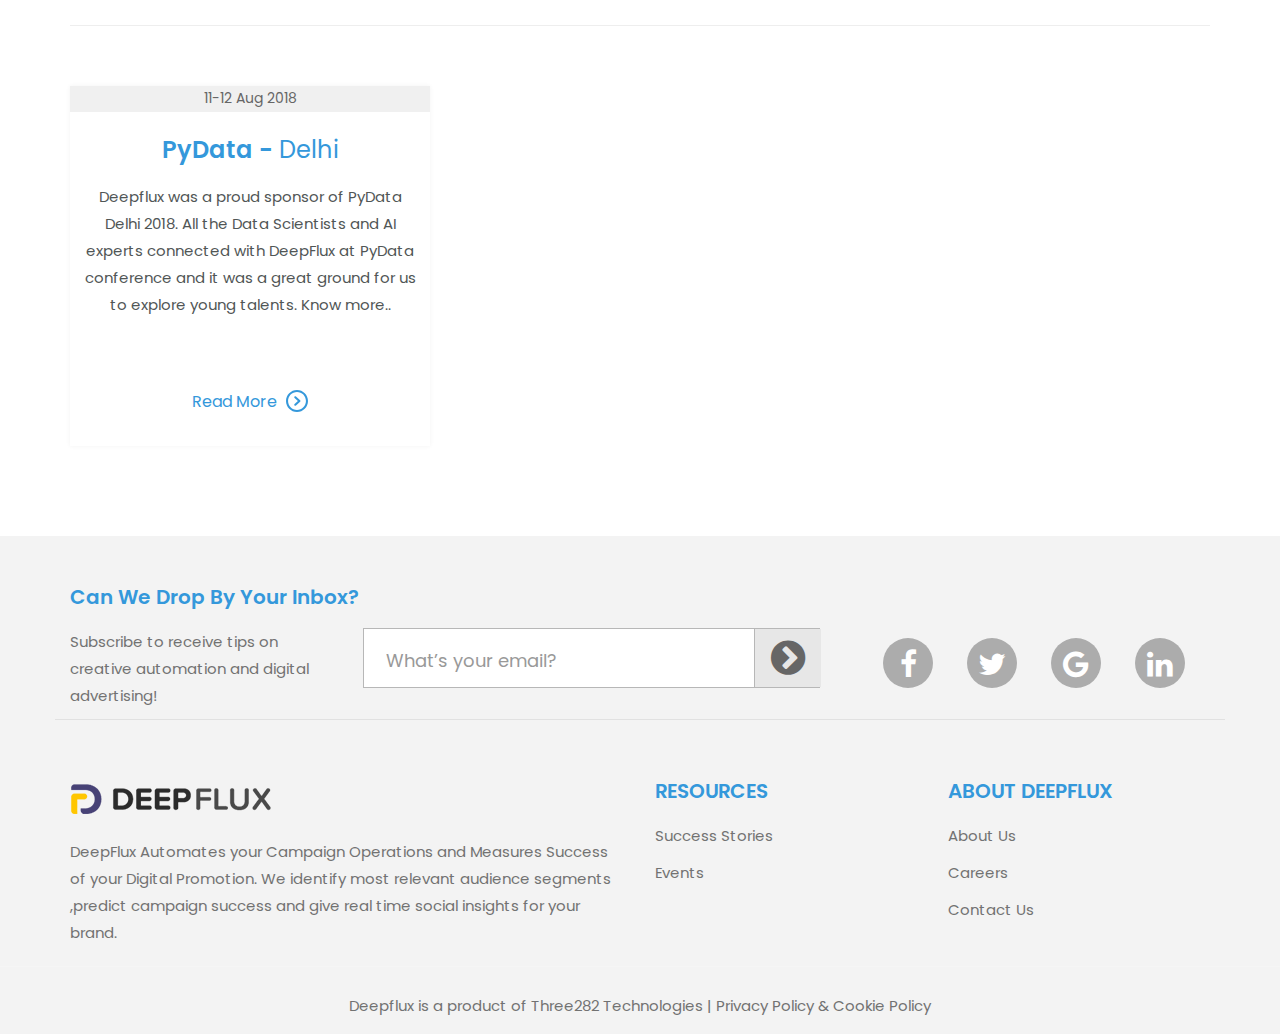
<file: deepflux.io/events.html>
<!doctype html>
<html lang="en">
<head>
<meta charset="utf-8">
<meta http-equiv="x-ua-compatible" content="ie=edge">
<meta name="viewport" content="width=device-width, initial-scale=1.0">
<!-- Title -->
<title>Deepflux - Events</title>
<meta name="author" content="Deepflux">
<meta name="description" content="Events">
<meta name="keywords" content="DeepFlux, Events">
<!-- Place favicon.ico in the root directory -->
<link rel="apple-touch-icon" href="images/icons/apple-touch-icon.png">
<link rel="shortcut icon" type="image/ico" href="images/icons/favicon.png" />
<!-- Plugin-CSS -->
<link rel="stylesheet" href="css/bootstrap.min.css">
<link rel="stylesheet" href="css/font-awesome.min.css">
<link rel="stylesheet" href="css/animate.css">
<!-- Main-Stylesheets -->
<link rel="stylesheet" href="css/style.css">
<link rel="stylesheet" href="css/responsive.css">
<link rel="stylesheet" href="https://fonts.googleapis.com/css?family=Poppins:300,400,500,600,700">
<!--[if lt IE 9]>
<script src="//oss.maxcdn.com/html5shiv/3.7.2/html5shiv.min.js"></script>
<script src="//oss.maxcdn.com/respond/1.4.2/respond.min.js"></script>
<![endif]-->
<!-- Google Tag Manager -->
<script>(function(w,d,s,l,i){w[l]=w[l]||[];w[l].push({'gtm.start':
new Date().getTime(),event:'gtm.js'});var f=d.getElementsByTagName(s)[0],
j=d.createElement(s),dl=l!='dataLayer'?'&l='+l:'';j.async=true;j.src=
'https://www.googletagmanager.com/gtm.js?id='+i+dl;f.parentNode.insertBefore(j,f);
})(window,document,'script','dataLayer','GTM-KVGKRMG');</script>
<!-- End Google Tag Manager -->
</head>
<body data-spy="scroll" data-target="#primary-menu">
<!-- Google Tag Manager (noscript) -->
<noscript><iframe src="https://www.googletagmanager.com/ns.html?id=GTM-KVGKRMG"
height="0" width="0" style="display:none;visibility:hidden"></iframe></noscript>
<!-- End Google Tag Manager (noscript) -->
      <!--Start of Tawk.to Script-->
        <script type="text/javascript">
        var Tawk_API=Tawk_API||{}, Tawk_LoadStart=new Date();
        (function(){
        var s1=document.createElement("script"),s0=document.getElementsByTagName("script")[0];
        s1.async=true;
        s1.src='https://embed.tawk.to/5cf0203e267b2e57853038a9/default';
        s1.charset='UTF-8';
        s1.setAttribute('crossorigin','*');
        s0.parentNode.insertBefore(s1,s0);
        })();
        </script>
      <!--End of Tawk.to Script-->
<!--Mainmenu-area-->
<div class="mainmenu-area" data-spy="affix" data-offset-top="100">
<div class="container-fluid">
<!--Logo-->
<div class="navbar-header">
<button type="button" class="navbar-toggle" data-toggle="collapse" data-target="#primary-menu">
<span class="icon-bar"></span>
<span class="icon-bar"></span>
<span class="icon-bar"></span>
</button>
<a href="index.html" class="navbar-brand logo deepFluxLogo"></a>
</div>
<!--Logo/-->
<nav class="collapse navbar-collapse" id="primary-menu">
<ul class="nav navbar-nav navbar-right">
<li>
<div class="dropdown">
<button class="dropdown-toggle" type="button" data-toggle="dropdown">Products
<span class="caret"></span></button>
 <ul class="dropdown-menu">
   <li><a href="branding_intelligence/index.html">Brand Intelligence</a></li>
   <li><a href="campaign-optimizer.html">Campaign Optimizer</a></li>
 </ul>
</div>
</li>
<li><a href="dmp-cdp.html">Data Services</a></li>
<li><a href="about-us.html">About Us</a></li>
<li><a href="careers.html">People</a></li>
<li><a href="contact-us.html">Contact Us</a></li>
</ul>
</nav>
</div>
</div>
<!--Mainmenu-area/-->
<!--Header-area-->
<header class="event-header-area overlay relative v-center">
<div class="container">
<div class="row v-center text-center">
<div class="col-xs-12 col-md-12 header-text1">
<h1>Meet us at Industry Conferences and Deepflux Sponsored Events</h1>
<p>&nbsp;</p>
</div>

</div>
</div>
</header>
<!--Header-area/-->
<!--Services-area-->
<section class="pt90 pb90">
<div class="container">
<h2>Upcoming Events</h2>   
<hr>
<div class="row">

<div class="col-xs-12 col-sm-4 col-md-4 col-lg-4">
<div class="eventsBox">
<div class="eventsHeader">
<div class="date">26-27 Sep 2018</div>
<h3>Ad Tech - <span class="location">London</span></h3>
</div>
<div class="eventsBody">
Catch DeepFlux at Adtech London on 26th and 27th of September 2018. London has long been the UK's global gathering of marketing and advertising technology players but things just got a lot more exciting. Here's why...
</div>
<div class="eventsFooter"><a href="https://london.ad-tech.com" target="_blank">Read More <svg version="1.1" id="Capa_1" xmlns="http://www.w3.org/2000/svg" xmlns:xlink="http://www.w3.org/1999/xlink" x="0px" y="0px" width="22px" height="22px" viewBox="0 0 612 612" style="enable-background:new 0 0 612 612;" xml:space="preserve"><path d="M277.58,179.679l-0.057,0.077c-5.125-4.705-11.857-7.631-19.335-7.631c-15.835,0-28.688,12.852-28.688,28.688 c0,8.377,3.634,15.835,9.352,21.076l-0.057,0.077L330.48,306l-91.686,84.055l0.057,0.076c-5.718,5.221-9.352,12.68-9.352,21.057 c0,15.836,12.852,28.688,28.688,28.688c7.478,0,14.21-2.926,19.335-7.611l0.057,0.076l114.75-105.188
c5.91-5.451,9.295-13.101,9.295-21.152s-3.385-15.702-9.295-21.152L277.58,179.679z M306,0C137.012,0,0,137.012,0,306
s137.012,306,306,306s306-137.012,306-306S474.988,0,306,0z M306,554.625C168.912,554.625,57.375,443.088,57.375,306
S168.912,57.375,306,57.375S554.625,168.912,554.625,306S443.088,554.625,306,554.625z"/></svg>
</a></div>
</div>
</div>
<div class="col-xs-12 col-sm-4 col-md-4 col-lg-4">
<div class="eventsBox">
<div class="eventsHeader">
<div class="date">1-3 Oct 2018</div>
<h3>Martech - <span class="location">Boston</span></h3>
</div>
<div class="eventsBody">
Meet us at Boston Martech Conference on October 1st and 2nd 2018. Explore the intersection of marketing, technology and management of your tribe.
</div>
<div class="eventsFooter"><a href="https://martechconf.com/east/" target="_blank">Read More <svg version="1.1" id="Capa_1" xmlns="http://www.w3.org/2000/svg" xmlns:xlink="http://www.w3.org/1999/xlink" x="0px" y="0px" width="22px" height="22px" viewBox="0 0 612 612" style="enable-background:new 0 0 612 612;" xml:space="preserve"><path d="M277.58,179.679l-0.057,0.077c-5.125-4.705-11.857-7.631-19.335-7.631c-15.835,0-28.688,12.852-28.688,28.688 c0,8.377,3.634,15.835,9.352,21.076l-0.057,0.077L330.48,306l-91.686,84.055l0.057,0.076c-5.718,5.221-9.352,12.68-9.352,21.057 c0,15.836,12.852,28.688,28.688,28.688c7.478,0,14.21-2.926,19.335-7.611l0.057,0.076l114.75-105.188
c5.91-5.451,9.295-13.101,9.295-21.152s-3.385-15.702-9.295-21.152L277.58,179.679z M306,0C137.012,0,0,137.012,0,306
s137.012,306,306,306s306-137.012,306-306S474.988,0,306,0z M306,554.625C168.912,554.625,57.375,443.088,57.375,306
S168.912,57.375,306,57.375S554.625,168.912,554.625,306S443.088,554.625,306,554.625z"/></svg>
</a></div>
</div>
</div>
<div class="col-xs-12 col-sm-4 col-md-4 col-lg-4">
<div class="eventsBox">
<div class="eventsHeader">
<div class="date">28-29 Nov 2018</div>
<h3>Ad Tech - <span class="location">Mumbai</span></h3>
</div>
<div class="eventsBody">
Deepflux will be in Mumbai ad Tech, an event for the forward-thinking brands, agencies, media owners, technology providers and investors looking to learn, invest, network, benchmark and do business.
</div>
<div class="eventsFooter"><a href="https://mumbai.ad-tech.com" target="_blank">Read More <svg version="1.1" id="Capa_1" xmlns="http://www.w3.org/2000/svg" xmlns:xlink="http://www.w3.org/1999/xlink" x="0px" y="0px" width="22px" height="22px" viewBox="0 0 612 612" style="enable-background:new 0 0 612 612;" xml:space="preserve"><path d="M277.58,179.679l-0.057,0.077c-5.125-4.705-11.857-7.631-19.335-7.631c-15.835,0-28.688,12.852-28.688,28.688 c0,8.377,3.634,15.835,9.352,21.076l-0.057,0.077L330.48,306l-91.686,84.055l0.057,0.076c-5.718,5.221-9.352,12.68-9.352,21.057 c0,15.836,12.852,28.688,28.688,28.688c7.478,0,14.21-2.926,19.335-7.611l0.057,0.076l114.75-105.188
c5.91-5.451,9.295-13.101,9.295-21.152s-3.385-15.702-9.295-21.152L277.58,179.679z M306,0C137.012,0,0,137.012,0,306
s137.012,306,306,306s306-137.012,306-306S474.988,0,306,0z M306,554.625C168.912,554.625,57.375,443.088,57.375,306
S168.912,57.375,306,57.375S554.625,168.912,554.625,306S443.088,554.625,306,554.625z"/></svg>
</a></div>
</div>
</div>


</div>
<div class="row">

<div class="col-xs-12 col-sm-4 col-md-4 col-lg-4">
<div class="eventsBox">
<div class="eventsHeader">
<div class="date">7-8 Dec 2018</div>
<h3>NIPS - <span class="location">Montreal</span></h3>
</div>
<div class="eventsBody">
Deepflux will be presenting at the Monteral NIPS Conference on December 5th 2018. NIPS is a Conference on Neural Information Processing Systems. Know more..
</div>
<div class="eventsFooter"><a href="https://nips.cc" target="_blank">Read More <svg version="1.1" id="Capa_1" xmlns="http://www.w3.org/2000/svg" xmlns:xlink="http://www.w3.org/1999/xlink" x="0px" y="0px" width="22px" height="22px" viewBox="0 0 612 612" style="enable-background:new 0 0 612 612;" xml:space="preserve"><path d="M277.58,179.679l-0.057,0.077c-5.125-4.705-11.857-7.631-19.335-7.631c-15.835,0-28.688,12.852-28.688,28.688 c0,8.377,3.634,15.835,9.352,21.076l-0.057,0.077L330.48,306l-91.686,84.055l0.057,0.076c-5.718,5.221-9.352,12.68-9.352,21.057 c0,15.836,12.852,28.688,28.688,28.688c7.478,0,14.21-2.926,19.335-7.611l0.057,0.076l114.75-105.188
c5.91-5.451,9.295-13.101,9.295-21.152s-3.385-15.702-9.295-21.152L277.58,179.679z M306,0C137.012,0,0,137.012,0,306
s137.012,306,306,306s306-137.012,306-306S474.988,0,306,0z M306,554.625C168.912,554.625,57.375,443.088,57.375,306
S168.912,57.375,306,57.375S554.625,168.912,554.625,306S443.088,554.625,306,554.625z"/></svg>
</a></div>
</div>
</div>
</div>
</div>
</section>
<section class="pt90 pb90">
<div class="container">
<h2>Past Events</h2>   
<hr>
<div class="row">
<div class="col-xs-12 col-sm-4 col-md-4 col-lg-4">
<div class="eventsBox">
<div class="eventsHeader">
<div class="date">11-12 Aug 2018</div>
<h3>PyData - <span class="location">Delhi</span></h3>
</div>
<div class="eventsBody">
Deepflux was a proud sponsor of PyData Delhi 2018. All the Data Scientists and AI experts connected with DeepFlux at PyData conference and it was a great ground for us to explore young talents. Know more..
</div>
<div class="eventsFooter"><a href="https://pydata.org/delhi2018/" target="_blank">Read More <svg version="1.1" id="Capa_1" xmlns="http://www.w3.org/2000/svg" xmlns:xlink="http://www.w3.org/1999/xlink" x="0px" y="0px" width="22px" height="22px" viewBox="0 0 612 612" style="enable-background:new 0 0 612 612;" xml:space="preserve"><path d="M277.58,179.679l-0.057,0.077c-5.125-4.705-11.857-7.631-19.335-7.631c-15.835,0-28.688,12.852-28.688,28.688 c0,8.377,3.634,15.835,9.352,21.076l-0.057,0.077L330.48,306l-91.686,84.055l0.057,0.076c-5.718,5.221-9.352,12.68-9.352,21.057 c0,15.836,12.852,28.688,28.688,28.688c7.478,0,14.21-2.926,19.335-7.611l0.057,0.076l114.75-105.188
c5.91-5.451,9.295-13.101,9.295-21.152s-3.385-15.702-9.295-21.152L277.58,179.679z M306,0C137.012,0,0,137.012,0,306
s137.012,306,306,306s306-137.012,306-306S474.988,0,306,0z M306,554.625C168.912,554.625,57.375,443.088,57.375,306
S168.912,57.375,306,57.375S554.625,168.912,554.625,306S443.088,554.625,306,554.625z"/></svg>
</a></div>
</div>
</div>
</div>
</div>
</section>
<footer class="footer-area gray-bg">

<div class="footer-middle">
<div class="container">
    
<div class="row">
<div class="col-xs-12 col-md-4"><h2>Can We Drop By Your Inbox?</h2></div>
</div>
    
    
<div class="row">    
<div class="col-xs-12 col-md-3">
<p>Subscribe to receive tips on creative automation and digital advertising!</p>
</div> 
<div class="col-xs-12 col-md-5">
<div id="custom-search-input">
<div class="input-group col-md-12">
<input type="text" class="form-control input-lg" placeholder="What’s your email?" />
<span class="input-group-btn">
<button class="btn btn-info btn-lg" type="button"><i class="fa fa-chevron-circle-right"></i></button>
</span>
</div>
</div>    
</div>
        
<div class="col-xs-12 col-md-4">
<ul class="social-menu text-right x-left">
<li><a href="https://www.facebook.com/Deepflux-983143791847436"><i class="fa fa-facebook"></i></a></li>
<li><a href="#"><i class="fa fa-twitter"></i></a></li>
<li><a href="#"><i class="fa fa-google"></i></a></li>
<li><a href="https://www.linkedin.com/company/deepflux/"><i class="fa fa-linkedin"></i></a></li>
</ul>
</div>
    
<div class="col-xs-12 col-md-12 btop"></div>

</div>
    
</div>
</div>
    
<div class="footer-middle">
<div class="container">
    
<div class="row">    

<div class="col-xs-12 col-sm-12 col-md-6 col-lg-6">
<h2><img src="images/flogo.png"></h2>
<p>DeepFlux Automates your Campaign Operations and Measures Success of your Digital Promotion. We identify most relevant audience segments ,predict campaign success and give real time social insights for your brand. </p>
</div>
    
<div class="col-xs-12 col-sm-6 col-md-3 col-lg-3">
<h2>RESOURCES</h2>
<p><a href="images/success-stories.pdf" target="_blank">Success Stories</a></p>
<p><a href="events.html">Events</a></p>
</div> 
    
<div class="col-xs-12 col-sm-6 col-md-3 col-lg-3">
<h2>ABOUT DEEPFLUX</h2>
<p><a href="about-us.html">About Us</a></p>
<p><a href="careers.html">Careers</a></p>
<p><a href="contact-us.html">Contact Us</a></p>
</div> 
</div> 
</div>
</div>    
<div class="footer-bottom">
<div class="container">
<div class="row">
<div class="col-xs-12 col-sm-12 col-md-12 col-lg-12 text-center">
Deepflux is a product of Three282 Technologies | <a href="privacy-policy.html">Privacy Policy & Cookie Policy</a>
</div>
</div>
</div>
</div>
</footer>


<!--JS-->
<script src="js/jquery-1.12.4.min.js"></script>
<script src="js/bootstrap.min.js"></script>
</body>
</html>
</file>
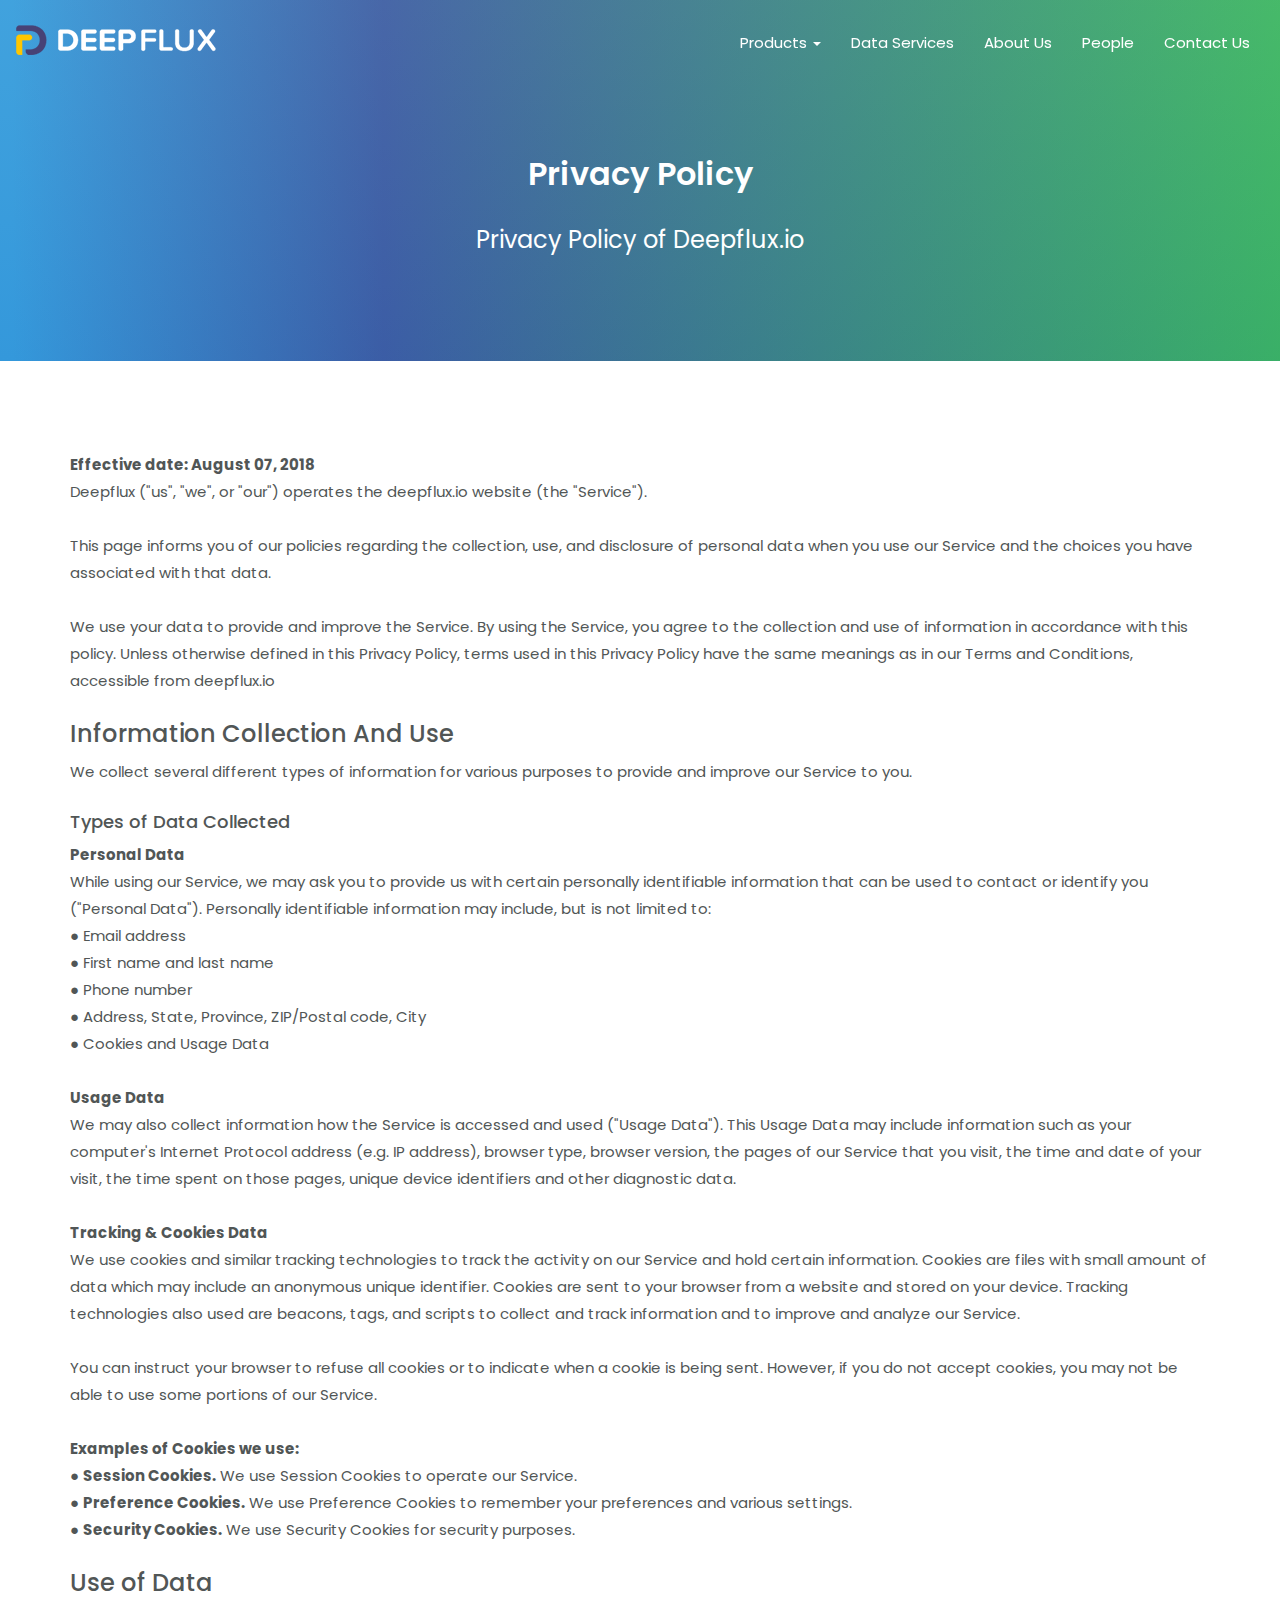
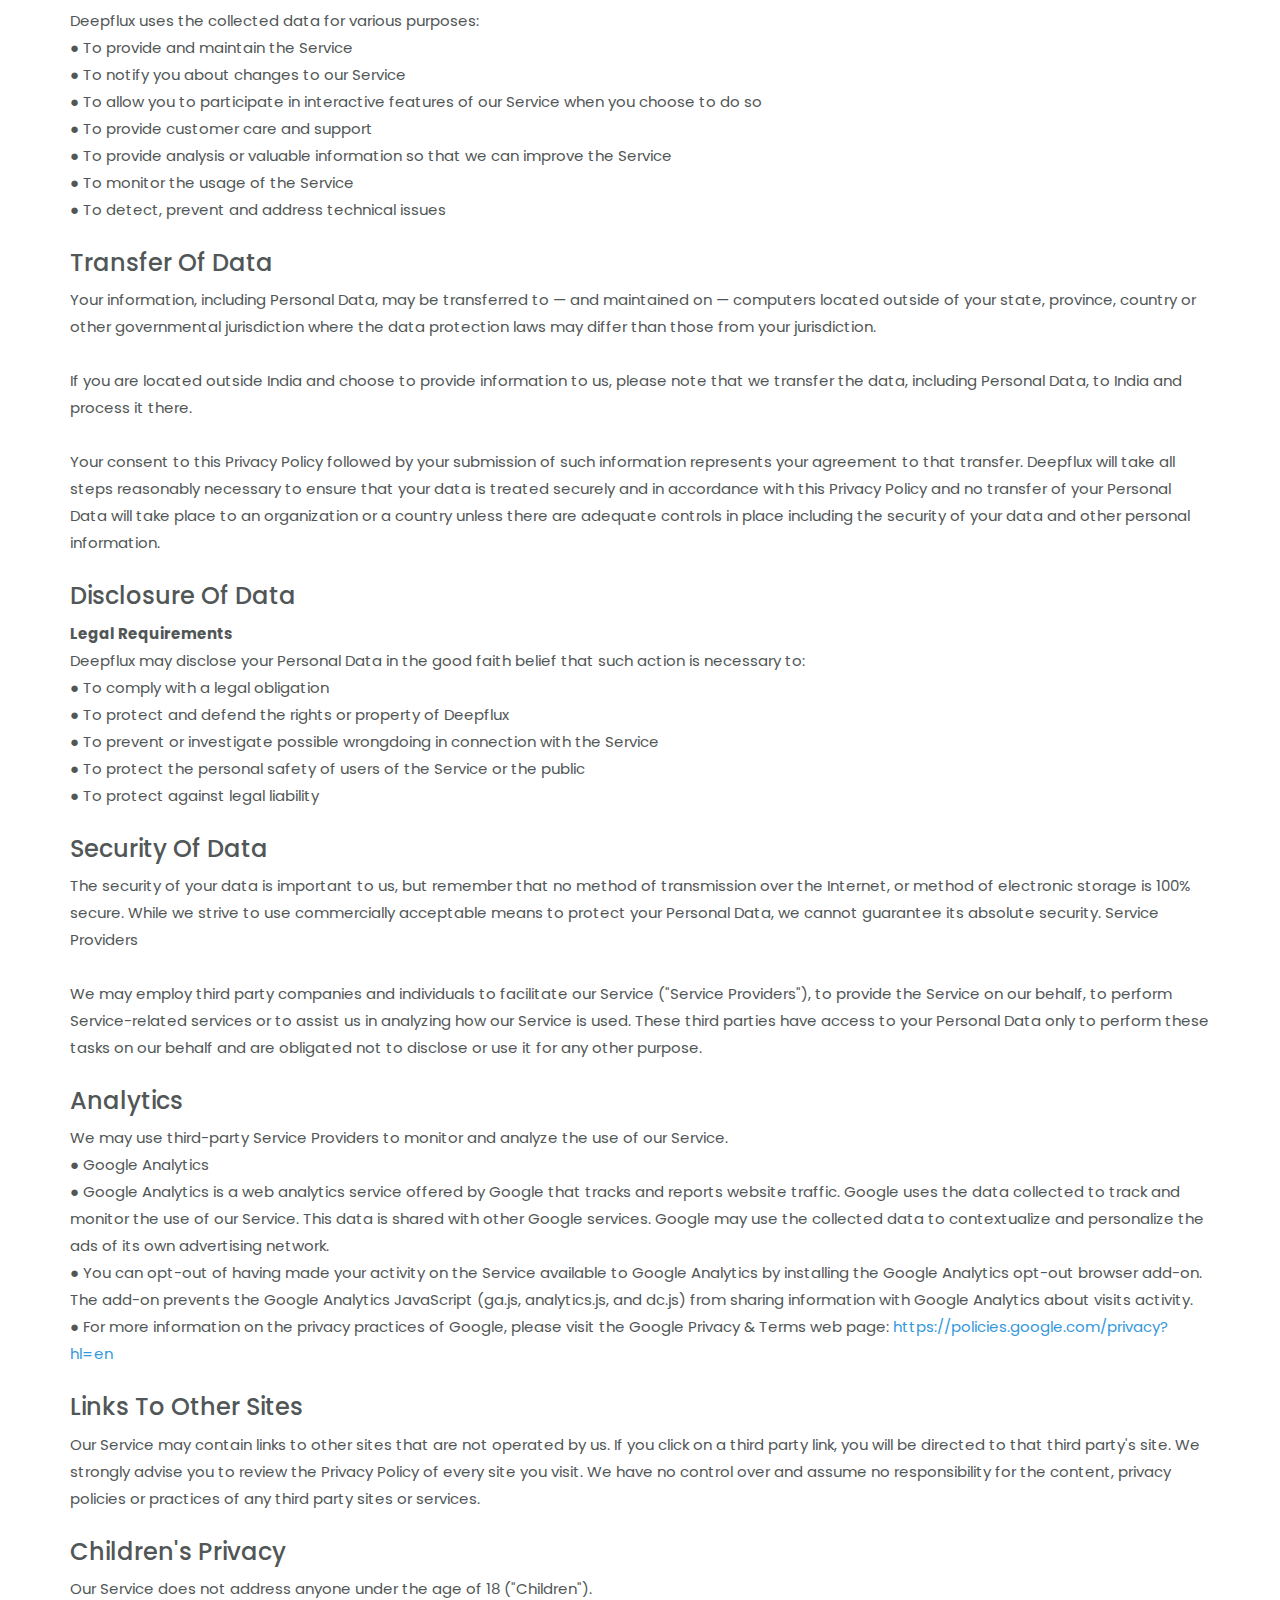
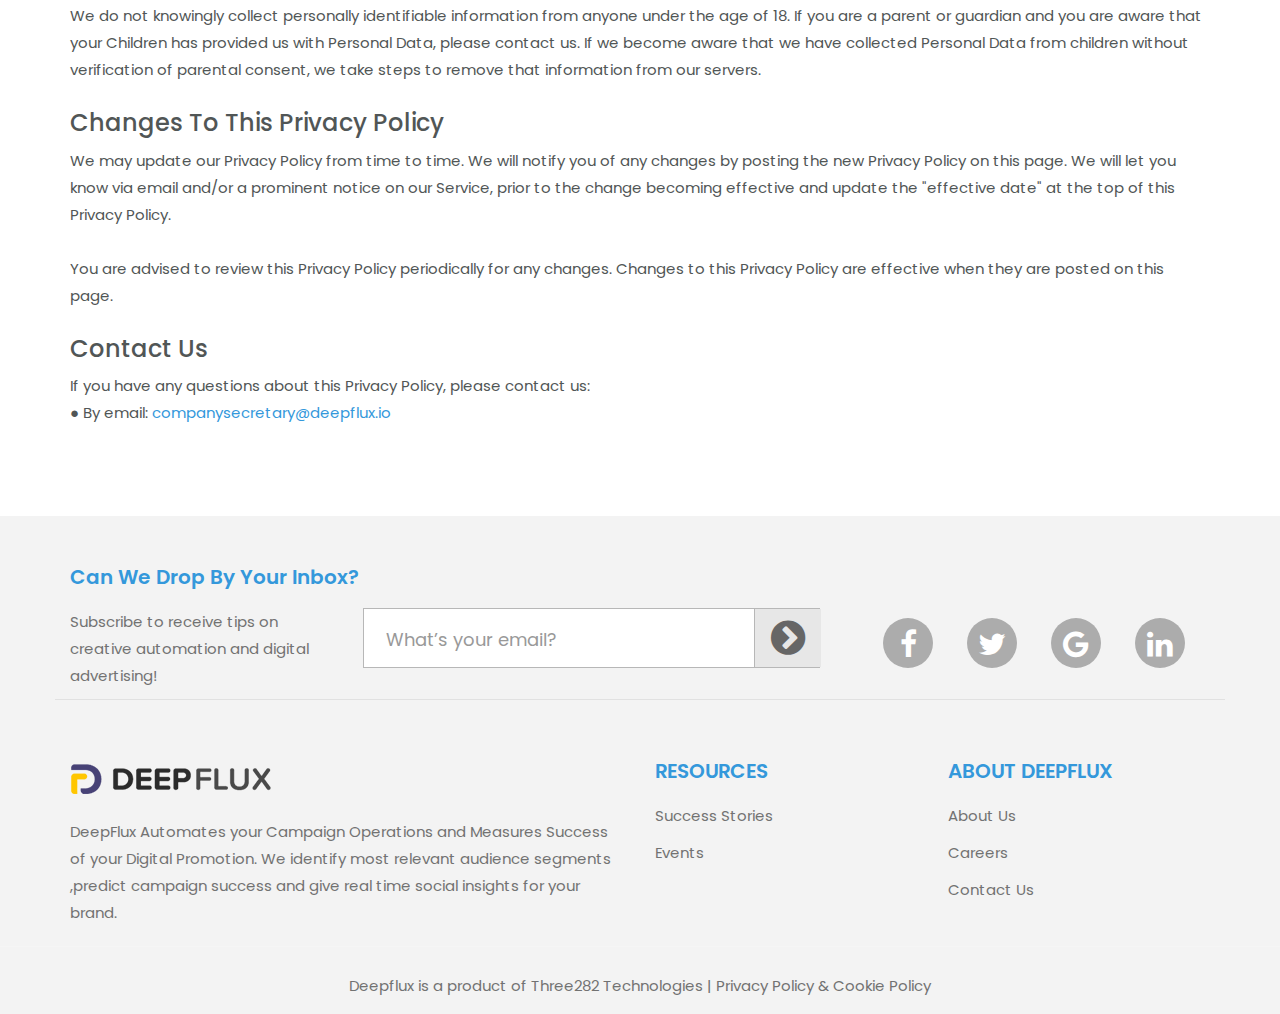
<file: deepflux.io/privacy-policy.html>
<!doctype html>
<html lang="en">
<head>
<meta charset="utf-8">
<meta http-equiv="x-ua-compatible" content="ie=edge">
<meta name="viewport" content="width=device-width, initial-scale=1.0">
<!-- Title -->
<title>Deepflux - Privacy Policy</title>
<meta name="author" content="Deepflux">
<meta name="description" content="DeepFlux Privacy Policy">
<meta name="keywords" content="DeepFlux,Privacy Policy">
<!-- Place favicon.ico in the root directory -->
<link rel="apple-touch-icon" href="images/icons/apple-touch-icon.png">
<link rel="shortcut icon" type="image/ico" href="images/icons/favicon.png" />
<!-- Plugin-CSS -->
<link rel="stylesheet" href="css/bootstrap.min.css">
<link rel="stylesheet" href="css/font-awesome.min.css">
<link rel="stylesheet" href="css/animate.css">
<!-- Main-Stylesheets -->
<link rel="stylesheet" href="css/style.css">
<link rel="stylesheet" href="css/responsive.css">
<link rel="stylesheet" href="https://fonts.googleapis.com/css?family=Poppins:300,400,500,600,700">
<!--[if lt IE 9]>
<script src="//oss.maxcdn.com/html5shiv/3.7.2/html5shiv.min.js"></script>
<script src="//oss.maxcdn.com/respond/1.4.2/respond.min.js"></script>
<![endif]-->
<!-- Google Tag Manager -->
<script>(function(w,d,s,l,i){w[l]=w[l]||[];w[l].push({'gtm.start':
new Date().getTime(),event:'gtm.js'});var f=d.getElementsByTagName(s)[0],
j=d.createElement(s),dl=l!='dataLayer'?'&l='+l:'';j.async=true;j.src=
'https://www.googletagmanager.com/gtm.js?id='+i+dl;f.parentNode.insertBefore(j,f);
})(window,document,'script','dataLayer','GTM-KVGKRMG');</script>
<!-- End Google Tag Manager -->
      <!--Start of Tawk.to Script-->
        <script type="text/javascript">
        var Tawk_API=Tawk_API||{}, Tawk_LoadStart=new Date();
        (function(){
        var s1=document.createElement("script"),s0=document.getElementsByTagName("script")[0];
        s1.async=true;
        s1.src='https://embed.tawk.to/5cf0203e267b2e57853038a9/default';
        s1.charset='UTF-8';
        s1.setAttribute('crossorigin','*');
        s0.parentNode.insertBefore(s1,s0);
        })();
        </script>
      <!--End of Tawk.to Script-->
</head>
<body data-spy="scroll" data-target="#primary-menu">
<!-- Google Tag Manager (noscript) -->
<noscript><iframe src="https://www.googletagmanager.com/ns.html?id=GTM-KVGKRMG"
height="0" width="0" style="display:none;visibility:hidden"></iframe></noscript>
<!-- End Google Tag Manager (noscript) -->
<!--Mainmenu-area-->
<div class="mainmenu-area" data-spy="affix" data-offset-top="100">
<div class="container-fluid">
<!--Logo-->
<div class="navbar-header">
<button type="button" class="navbar-toggle" data-toggle="collapse" data-target="#primary-menu">
<span class="icon-bar"></span>
<span class="icon-bar"></span>
<span class="icon-bar"></span>
</button>
<a href="index.html" class="navbar-brand logo deepFluxLogo"></a>
</div>
<!--Logo/-->
<nav class="collapse navbar-collapse" id="primary-menu">
<ul class="nav navbar-nav navbar-right">
<li>
<div class="dropdown">
<button class="dropdown-toggle" type="button" data-toggle="dropdown">Products
<span class="caret"></span></button>
 <ul class="dropdown-menu">
   <li><a href="branding_intelligence/index.html">Brand Intelligence</a></li>
   <li><a href="campaign-optimizer.html">Campaign Optimizer</a></li>
 </ul>
</div>
</li>
<li><a href="dmp-cdp.html">Data Services</a></li>
<li><a href="about-us.html">About Us</a></li>
<li><a href="careers.html">People</a></li>
<li><a href="contact-us.html">Contact Us</a></li>
</ul>
</nav>
</div>
</div>
<!--Mainmenu-area/-->
<!--Header-area-->
<header class="privacy-header-area overlay relative v-center">
<div class="container">
<div class="row v-center text-center">
<div class="col-xs-12 col-md-12 header-text1">
<h1>Privacy Policy</h1>
<p>Privacy Policy of Deepflux.io</p>
</div>

</div>
</div>
</header>
<!--Header-area/-->
<!--Services-area-->
<section class="pt90 pb90">
<div class="container">
<div class="row">
<div class="col-xs-12 aboutUs">
<strong>Effective date: August 07, 2018</strong><br>
Deepflux ("us", "we", or "our") operates the deepflux.io website (the "Service").<br><br>

This page informs you of our policies regarding the collection, use, and disclosure of personal data when you use our Service and the choices you have associated with that data.<br><br>
    
We use your data to provide and improve the Service. By using the Service, you agree to the collection and use of information in accordance with this policy. Unless otherwise defined in this Privacy Policy, terms used in this Privacy Policy have the same meanings as in our Terms and Conditions, accessible from deepflux.io<br><br>
    
<h3>Information Collection And Use</h3>
We collect several different types of information for various purposes to provide and improve our Service to you.<br><br>

<h4>Types of Data Collected</h4>
<strong>Personal Data</strong><br>
While using our Service, we may ask you to provide us with certain personally identifiable information that can be used to contact or identify you ("Personal Data"). Personally identifiable information may include, but is not limited to:<br>
●	Email address<br>
●	First name and last name<br>
●	Phone number<br>
●	Address, State, Province, ZIP/Postal code, City<br>
●	Cookies and Usage Data<br><br>
    
<strong>Usage Data</strong><br>
We may also collect information how the Service is accessed and used ("Usage Data"). This Usage Data may include information such as your computer's Internet Protocol address (e.g. IP address), browser type, browser version, the pages of our Service that you visit, the time and date of your visit, the time spent on those pages, unique device identifiers and other diagnostic data.<br><br>
    
<strong>Tracking & Cookies Data</strong><br>
We use cookies and similar tracking technologies to track the activity on our Service and hold certain information.
Cookies are files with small amount of data which may include an anonymous unique identifier. Cookies are sent to your browser from a website and stored on your device. Tracking technologies also used are beacons, tags, and scripts to collect and track information and to improve and analyze our Service.<br><br>
    
You can instruct your browser to refuse all cookies or to indicate when a cookie is being sent. However, if you do not accept cookies, you may not be able to use some portions of our Service.<br><br>
  
<strong>Examples of Cookies we use:</strong><br>
●	<strong>Session Cookies.</strong> We use Session Cookies to operate our Service.<br>
●	<strong>Preference Cookies.</strong> We use Preference Cookies to remember your preferences and various settings.<br>
●	<strong>Security Cookies.</strong> We use Security Cookies for security purposes.<br><br>

<h3>Use of Data</h3>
Deepflux uses the collected data for various purposes:<br>
●	To provide and maintain the Service<br>
●	To notify you about changes to our Service<br>
●	To allow you to participate in interactive features of our Service when you choose to do so<br>
●	To provide customer care and support<br>
●	To provide analysis or valuable information so that we can improve the Service<br>
●	To monitor the usage of the Service<br>
●	To detect, prevent and address technical issues<br><br>
    
<h3>Transfer Of Data</h3>
Your information, including Personal Data, may be transferred to — and maintained on — computers located outside of your state, province, country or other governmental jurisdiction where the data protection laws may differ than those from your jurisdiction.<br><br>
If you are located outside India and choose to provide information to us, please note that we transfer the data, including Personal Data, to India and process it there.<br><br>
Your consent to this Privacy Policy followed by your submission of such information represents your agreement to that transfer.
Deepflux will take all steps reasonably necessary to ensure that your data is treated securely and in accordance with this Privacy Policy and no transfer of your Personal Data will take place to an organization or a country unless there are adequate controls in place including the security of your data and other personal information.<br><br>
  
<h3>Disclosure Of Data</h3>
<strong>Legal Requirements</strong><br>
Deepflux may disclose your Personal Data in the good faith belief that such action is necessary to:<br>
●	To comply with a legal obligation<br>
●	To protect and defend the rights or property of Deepflux<br>
●	To prevent or investigate possible wrongdoing in connection with the Service<br>
●	To protect the personal safety of users of the Service or the public<br>
●	To protect against legal liability<br><br>
    
<h3>Security Of Data</h3>
The security of your data is important to us, but remember that no method of transmission over the Internet, or method of electronic storage is 100% secure. While we strive to use commercially acceptable means to protect your Personal Data, we cannot guarantee its absolute security.
Service Providers<br><br>
We may employ third party companies and individuals to facilitate our Service ("Service Providers"), to provide the Service on our behalf, to perform Service-related services or to assist us in analyzing how our Service is used.
These third parties have access to your Personal Data only to perform these tasks on our behalf and are obligated not to disclose or use it for any other purpose.<br><br>
    
<h3>Analytics</h3>
We may use third-party Service Providers to monitor and analyze the use of our Service.<br>
●	Google Analytics<br>
●	Google Analytics is a web analytics service offered by Google that tracks and reports website traffic. Google uses the data collected to track and monitor the use of our Service. This data is shared with other Google services. Google may use the collected data to contextualize and personalize the ads of its own advertising network.<br>
●	You can opt-out of having made your activity on the Service available to Google Analytics by installing the Google Analytics opt-out browser add-on. The add-on prevents the Google Analytics JavaScript (ga.js, analytics.js, and dc.js) from sharing information with Google Analytics about visits activity.<br>
●	For more information on the privacy practices of Google, please visit the Google Privacy & Terms web page: <span>https://policies.google.com/privacy?hl=en</span><br><br>
    
<h3>Links To Other Sites</h3>
Our Service may contain links to other sites that are not operated by us. If you click on a third party link, you will be directed to that third party's site. We strongly advise you to review the Privacy Policy of every site you visit.
We have no control over and assume no responsibility for the content, privacy policies or practices of any third party sites or services.<br><br>
    
<h3>Children's Privacy</h3>
Our Service does not address anyone under the age of 18 ("Children").<br>
We do not knowingly collect personally identifiable information from anyone under the age of 18. If you are a parent or guardian and you are aware that your Children has provided us with Personal Data, please contact us. If we become aware that we have collected Personal Data from children without verification of parental consent, we take steps to remove that information from our servers.<br><br>
    
<h3>Changes To This Privacy Policy</h3>
We may update our Privacy Policy from time to time. We will notify you of any changes by posting the new Privacy Policy on this page.
We will let you know via email and/or a prominent notice on our Service, prior to the change becoming effective and update the "effective date" at the top of this Privacy Policy.<br><br>
    
You are advised to review this Privacy Policy periodically for any changes. Changes to this Privacy Policy are effective when they are posted on this page.<br><br>
    
<h3>Contact Us</h3>
If you have any questions about this Privacy Policy, please contact us:<br>
●	By email: <span>companysecretary@deepflux.io</span>
</div>
</div>
</div>
</section>
<footer class="footer-area gray-bg">
<div class="footer-middle">
<div class="container">
<div class="row">
<div class="col-xs-12 col-md-4"><h2>Can We Drop By Your Inbox?</h2></div>
</div>
<div class="row">    
<div class="col-xs-12 col-md-3">
<p>Subscribe to receive tips on creative automation and digital advertising!</p>
</div> 
<div class="col-xs-12 col-md-5">
<div id="custom-search-input">
<div class="input-group col-md-12">
<input type="text" class="form-control input-lg" placeholder="What’s your email?" />
<span class="input-group-btn">
<button class="btn btn-info btn-lg" type="button"><i class="fa fa-chevron-circle-right"></i></button>
</span>
</div>
</div>    
</div>
        
<div class="col-xs-12 col-md-4">
<ul class="social-menu text-right x-left">
<li><a href="https://www.facebook.com/Deepflux-983143791847436"><i class="fa fa-facebook"></i></a></li>
<li><a href="#"><i class="fa fa-twitter"></i></a></li>
<li><a href="#"><i class="fa fa-google"></i></a></li>
<li><a href="https://www.linkedin.com/company/deepflux/"><i class="fa fa-linkedin"></i></a></li>
</ul>
</div>
    
<div class="col-xs-12 col-md-12 btop"></div>

</div>
    
</div>
</div>
    
<div class="footer-middle">
<div class="container">
    
<div class="row">    

<div class="col-xs-12 col-sm-12 col-md-6 col-lg-6">
<h2><img src="images/flogo.png"></h2>
<p>DeepFlux Automates your Campaign Operations and Measures Success of your Digital Promotion. We identify most relevant audience segments ,predict campaign success and give real time social insights for your brand. </p>
</div>
    
<div class="col-xs-12 col-sm-6 col-md-3 col-lg-3">
<h2>RESOURCES</h2>
<p><a href="images/success-stories.pdf" target="_blank">Success Stories</a></p>
<p><a href="events.html">Events</a></p></div> 
    
<div class="col-xs-12 col-sm-6 col-md-3 col-lg-3">
<h2>ABOUT DEEPFLUX</h2>
<p><a href="about-us.html">About Us</a></p>
<p><a href="careers.html">Careers</a></p>
<p><a href="contact-us.html">Contact Us</a></p>
</div> 
</div> 
</div>
</div>    
<div class="footer-bottom">
<div class="container">
<div class="row">
<div class="col-xs-12 col-sm-12 col-md-12 col-lg-12 text-center">
Deepflux is a product of Three282 Technologies | <a href="privacy-policy.html">Privacy Policy & Cookie Policy</a>
</div>
</div>
</div>
</div>
</footer>


<!--JS-->
<script src="js/jquery-1.12.4.min.js"></script>
<script src="js/bootstrap.min.js"></script>
<!--Arrow Down-->
</body>
</html>
</file>
<file: deepflux.io/css/section.css>
.wrapper {

    text-align: center;
    background-color: #f3f3f3;

}
.primary-title {
    color: #3498DB;
    font-size: 16px;
    font-weight: 600;
    margin-bottom: 10px;
}
.secondary-title {
    color: #22244d;
    padding-left: 4%;
    padding-right: 4%;
    font-size: 32px;
    font-weight: 400;
    padding-top: 6%;

}
@media screen and (max-width: 990px) {
    .clogo {
        width: 50% !important;
        padding: 8%;
    }
    .content {
        padding-left: 13% !important;
        padding-right: 13% !important;
    }
  }

body{
    font-family: 'Poppins', sans-serif;
}

.clogo {
    height: 10%;
    width: 8%;
}
span.special-text {
font-weight: 700;

}
.content {
    color: #808080;
    font-size: 18px;
    padding-left: 21%;
    padding-top: 2%;
    padding-right: 21%;
    padding-bottom: 2%;
}

.logo-container {
    padding-bottom: 4%;
}
</file>
<file: deepflux.io/css/style.css>
a {
    text-decoration: none;
    outline: none;
    -webkit-transition: 0.4s;
    transition: 0.4s;
    color: #333333;
}
input:focus,
button:focus,
a:focus,
a:hover {
    text-decoration: none;
    outline: none;
    color: #000000;
}
img {
    max-width: 100%;
    height: auto;
}
h1,
h2,
h3,
h4,
h5,
h6 {
    margin: 0 0 10px;
    font-weight: 600;
}
html,
body {
    height: 100%
}
body {
    font-family: 'Poppins', sans-serif;
    font-weight: 400;
    font-size: 15px;
    line-height: 1.8;
    color: #515656;
}
input:-webkit-autofill,
input:-webkit-autofill:hover,
input:-webkit-autofill:focus {
    -webkit-box-shadow: 0 0 0px 1000px white inset !important;
}
.h5, h5 {
    font-size: 15px;
}
.full-height {
    width: 100%;
    height: 100vh;
}
.relative {
    position: relative;
}
.fixed,
.absolute {
    position: absolute;
    left: 0;
    top: 0;
    width: 100%;
    height: 100%;
}
.fixed {
    position: fixed;
}
.v-center {
    display: -webkit-box;
    display: -ms-flexbox;
    display: flex;
    -webkit-box-align: center;
    -ms-flex-align: center;
    align-items: center;
    -ms-flex-line-pack: center;
    align-content: center;
    -ms-flex-wrap: wrap;
    flex-wrap: wrap
}
.pt90 {padding-top:90px}
.pt80 {padding-top:80px}
.pt70 {padding-top:70px}
.pt60 {padding-top:60px}
.pt50 {padding-top:50px}
.pb90 {padding-bottom:90px}
.pb80 {padding-bottom:80px}
/* .pb70 {padding-bottom:70px} */
.pb60 {padding-bottom:60px}
.pb50 {padding-bottom:50px}
.overlay:before,
.sky-bg {
    background: #75cbe7;
    background: -webkit-gradient(linear, left top, left bottom, from(#75cbe7), to(#3498DB));
    background: linear-gradient(to bottom, #75cbe7 0%, #3498DB 100%);
    filter: progid:DXImageTransform.Microsoft.gradient( startColorstr='#75cbe7', endColorstr='#3498DB', GradientType=0);
    color: #ffffff;
}
.gray-bg {
    background-color:#f3f3f3;
}
.aboutUs p, .contactUs{font-size:18px}
.contactUs .fa{margin-right:15px}

.aboutUs h3, h4{ font-weight:500}

.aboutUs span{ color:#3498DB}

.aboutUs a{ color:#3498DB}
/**
*Default Button
**/
.button {
    display: inline-block;
    border: 1px solid #fff;
    border-radius:50px;
    font-size: 18px;
    padding: 14px 35px;
    background: #fff;
    color: #252852;
    text-transform: uppercase;
    letter-spacing: 1.2px;
}

.button.white,
.button:hover {
    background-color: #ffffff;
    color: #000000;
}

.button.white:hover {
    background-color:transparent;
    border: 1px solid #fff;
    color: #ffffff;
}

.button:hover {
    background-color:#3498DB;
    color:#ffffff;
}
.button.blue {
    background-color:#3498DB;
    color:#ffffff;
    margin-top: 30px;
}

.button.blue:hover {
    background-color:transparent;
    border: 1px solid #3498DB;
    color:#3498DB;
}

.button i {
    margin-left: 5px;
}



.page-title {margin-bottom:10px;}

.page-title h2 {
    position: relative;
    margin-bottom: 20px;
    font-size:32px;
    color: #22244d;
    font-weight: 400
}

.page-title p{
    margin-bottom: 20px;
    font-size:18px;
    color:#626262;
}




.box {
    width:20%;
    float: left;
    padding:20px 30px;
    text-align: center;
    -webkit-box-shadow: 0 0 0 0 #ffffff;
    box-shadow: 0 0 0 0 #ffffff;
    -webkit-transition: 0.3s;
    transition: 0.3s;
    -webkit-transform: translateY(0);
    transform: translateY(0)
}

.box4 {
    padding:10px;
    -webkit-box-shadow: 0 0 0 0 #ffffff;
    box-shadow: 0 0 0 0 #ffffff;
    -webkit-transition: 0.3s;
    transition: 0.3s;
    -webkit-transform: translateY(0);
    transform: translateY(0);
    text-align: center;
    margin:25px 0
}
.features{text-align:center}
.features img{width:99px;margin:0 auto 20px}

.features h4 {margin:0 0 5px;font-size:20px}
.features p {font-size:14px}
.videoScope{display:contents}
.video{background:#fff url(../images/video-btn.png) no-repeat center center;cursor:pointer;box-shadow:0 30px 30px rgba(0,0,0, .3);border:solid 10px #f6f6f6; border-radius:15px;height: 350px;margin:25px auto 0;max-width:1000px;width:100%}
.dmp-service{
    padding:15px 10px;
    text-align: center;
    margin:2% 1%;
    -webkit-box-shadow: 0 0 0 0 #ffffff;
    box-shadow: 0 0 0 0 #ffffff;
    -webkit-transition: 0.3s;
    transition: 0.3s;
    -webkit-transform: translateY(0);
    transform: translateY(0);
    border:solid 1px rgba(0,0,0, .2);
    box-sizing: border-box
}
.dmp-service-scope h2{font-size:22px;color:#22244d;line-height:1.5}
.dmp-service-scope h4{font-size:18px;color:#22244d}
.flexStyle{display:contents}
.dmp-service .box-icon{margin-bottom:20px}

.dmp-service:hover{
   box-shadow:0 5px 10px rgba(0,0,0, .2);
}
.dmp-service:hover, .box:hover, .box4:hover {
    -webkit-transform: translateY(-5px);
    transform: translateY(-5px)
}

.whyUs{
    -webkit-box-shadow: 0 0 0 0 #ffffff;
    box-shadow: 0 0 0 0 #ffffff;
    -webkit-transition: 0.3s;
    transition: 0.3s;
    -webkit-transform: translateY(0);
    transform: translateY(0);
    
}
.whyUs-scope{position:relative}
.whyUs svg, .whyUs img{width:25%;margin:0 auto}
.whyUs-scope .whyUsRow{margin-top:100px;margin-bottom:100px}
.whyUs-scope .whyUsRow p{margin-top:25px}
.whyUs-scope .whyUsRow:last-child{margin-top:100px;margin-bottom:0}
.whyUs-scope h2{color:#22244d;line-height:1.5}
.whyUs-scope h4{font-size:20px;color:#22244d}


.whyUs:hover, .box:hover {
    -webkit-transform: translateY(-5px);
    transform: translateY(-5px)
}

.box h4 {font-size: 20px;
    color: #22244d;}
.icon-img-hight {
    min-height: 65px;
    width: auto;
    margin-bottom: 8px;
}
.box .box-icon {
    height:50px;
    margin-bottom: 20px;
}

.box .box-icon .fa{
    font-size: 50px;
    -webkit-filter: grayscale(100%);
    filter: grayscale(100%);
    -webkit-transition: 0.3s;
    transition: 0.3s;
}

.box:hover .box-icon .fa {
    -webkit-filter: grayscale(0);
    filter: grayscale(0);
    color:#3498DB
}

.bgGrey{background:#f2f2f2}
.bgWhite{background:#fff}
.bgBlue{background:#474276}
.bgBlue h2{color:#fff}

.box2 {
    padding:30px;
    text-align: center;
    -webkit-box-shadow: 0 0 0 0 #ffffff;
    box-shadow: 0 0 0 0 #ffffff;
    -webkit-transition: 0.3s;
    transition: 0.3s;
    -webkit-transform: translateY(0);
    transform: translateY(0)
}

.box2:hover {
    -webkit-transform: translateY(-5px);
    transform: translateY(-5px);
    /*background:#e8e8e8 */
}

.box2 h4 {font-size: 20px;
    color: #22244d;}

.box2 .box-icon2 {
    height:50px;
    margin-bottom: 20px;
}

.box2 .box-icon2 .fa{
    font-size:70px;
    -webkit-filter: grayscale(100%);
    filter: grayscale(100%);
    -webkit-transition: 0.3s;
    transition: 0.3s;
}

.box2:hover .box-icon2 .fa {
    -webkit-filter: grayscale(0);
    filter: grayscale(0);
    color:#3498DB
}
.section-wrapper {
    padding-top: 6%;
    padding-bottom: 6%;
}
.box3 {
    width:33.33%;
    float: left;
    height:550px;
    padding:115px 50px;
    text-align: center;
    /* margin-bottom: 50px; */
    background-position: center;
    background-size: cover;
}
.platform .box2{margin:30px auto}

.box3 h4 {font-size:28px; color: #ffffff;}

.box3 p {
    margin: 28px 0 26px;
    color: #fff;
    font-size: 18px
}

.logos{display:inline-block;width:13%}

.mainmenu-area {
    position: fixed;
    left: 0;
    top: 0;
    width: 100%;
    z-index:3;
    -webkit-transition: 0.3s;
    transition: 0.3s;
}

.overlay,
.overlay a,
.mainmenu-area a {
    color: #ffffff;
}

.mainmenu-area .logo {
    text-transform: uppercase;
    letter-spacing: 2px;
    height: inherit;
    margin-top:25px;
    padding-left: 0;
    background:url(../images/logo.png) no-repeat center left;
    width:203px
}

.mainmenu-area .logo h2 {
    margin-bottom: 0;
}

.mainmenu-area #primary-menu > ul > li > a {
    background: none;
    padding: 33px 15px;
    position: relative;
    text-align: center;
}

.mainmenu-area #primary-menu > ul > li.active > a {
    color:#ffe44c
}


.mainmenu-area #primary-menu > ul > li > a:hover{
    color: #ffe44c;
}


.mainmenu-area.affix {
    background-color: #fff;
    box-shadow:0 0 10px rgba(0,0,0, .5)
}
.mainmenu-area.affix .deepFluxLogo{
   background:url(../images/deepflux-logo.png) no-repeat center left !important;
}
.mainmenu-area.affix #primary-menu > ul > li > a, .mainmenu-area.affix #primary-menu > ul > li .dropdown button{color:#414042}
.mainmenu-area.affix #primary-menu > ul > li.active > a, .mainmenu-area.affix #primary-menu > ul > li.active .dropdown button, .mainmenu-area.affix #primary-menu > ul > li > a:hover, .mainmenu-area.affix #primary-menu > ul > li .dropdown button:hover{color:#3498DB}
{color:#000 !important}

/**
*Header-area
**/

.client-area,
.header-area {
    background: #2a89cf url('../images/bg.jpg') no-repeat scroll center center / cover;
}
.contact-header-area {
  
    background-image: url('../images/bg-contact1.jpg') !important;
    background-repeat: no-repeat;
    background-attachment:scroll;
    background-position:center center !important;
    background-size:cover;
    /*background: #3498DB;
    background: -moz-linear-gradient(left,#3498DB 0%,#3d4e98 35%,#3d4e98 30%,#3bb54a 100%);
    background: -webkit-linear-gradient(left,#3498DB 0%,#3d4e98 35%,#3d4e98 30%,#3bb54a 100%);
    background: linear-gradient(to right,#3498DB 0%,#3d4e98 35%,#3d4e98 30%,#3bb54a 100%);*/
}
.about-header-area {
    background-image: url('../images/bg-about.jpg') !important;
    background-repeat: no-repeat;
    background-attachment:scroll;
    background-position:center center !important;
    background-size:cover;
}
.dmp-header-area {
    background-image: url('../images/bg-dmp.jpg') !important;
    background-repeat: no-repeat;
    background-attachment:scroll;
    background-position:center center !important;
    background-size:cover;
}
.optimizer-header-area {
    background-image: url('../images/bg-campaign-optimizer.jpg') !important;
    background-repeat: no-repeat;
    background-attachment:scroll;
    background-position:center center !important;
    background-size:cover;
}
.optimizer-header-area .header-text1{max-width:900px;margin:0 auto}

.event-header-area {
    background-image: url('../images/bg-event.jpg') !important;
    background-repeat: no-repeat;
    background-attachment:scroll;
    background-position:center center !important;
    background-size:cover;
}
.event-header-area .header-text1 h1{
    width: 50%;
    margin: 150px auto 20px;
    line-height: inherit;
}

.anlge-bg {
    background: url('../images/bg.jpg') no-repeat scroll center bottom -120px / 100% auto;
}

.overlay {
    position: relative;
}

.overlay:before {
    content: "";
    position: absolute;
    left: 0;
    top: 0;
    width: 100%;
    height: 100%;
    opacity: 0.2
}

.header-text h1 {
    margin-top: 150px;
    margin-bottom: 20px;
    font-size:48px;
}
.header-text1 h1 {
    margin:150px 0 20px;
    font-size:32px;
    line-height:1.5
}
.header-text1 p{
    font-size: 24px;
    margin-bottom: 100px
}


.header-text h1 span{
    color: #ffe44c
}
.header-text p{
    font-size: 24px
}

.header-text .button {
    margin-top: 30px;
    box-shadow:0 15px 30px 0 rgba(0,0,0, .3)
}

a.hom-scroll {
    display: block;
    margin-top:60px;
    color:#ffe44c;
    font-size:36px
}
a.hom-scroll:hover{
    opacity:0.5
}





/***
*Footer-area
***/



.footer-middle { padding:50px 0px 10px 0px;}

.footer-middle h2{ color:#3498DB; font-size: 20px; margin-bottom: 20px}
.footer-middle p{font-size:15px; color: #727272}
.footer-middle p a{color: #727272}
.footer-middle p a:hover{color:#3498DB}

.btop{border-top: 1px solid #e1e1e1}


#custom-search-input{
    padding:6px;
    border: solid 1px #b7b7b7;
    background-color: #fff;

}

#custom-search-input input{
    border: 0;
    box-shadow: none;
    padding-top:14px
}

.input-group .form-control{ width: 90%}

#custom-search-input button{
    margin:0px;
    background: none;
    box-shadow: none;
    border: 0;
    color: #666666;
    background: #e7e7e7;
    margin:-6px -8px!important;
    padding:9px 16px;
    border-radius: 0px;
    border-left: 1px solid #b7b7b7
}

#custom-search-input button:hover{ opacity: 0.7}

#custom-search-input .fa{
    font-size:40px;
}




.social-menu {
    list-style: none;
    margin: 0;
    padding: 10px;
}

.social-menu li {
    display: inline-block;
    margin:0 15px;
}

.social-menu li a {
    display: block;
    width:50px;
    height:50px;
    text-align: center;
    background-color: #acacac;
    color: #ffffff;
    border-radius: 100px;
    -webkit-box-shadow: 0 0 0 0 rgba(0, 0, 0, 0.1);
    box-shadow: 0 0 0 0 rgba(0, 0, 0, 0.1);
    font-size:30px;
}

.social-menu li a:hover {
    background-color: #3498DB;
    color: #ffffff;
    -webkit-box-shadow: 3px 3px 5px 0 rgba(0, 0, 0, 0.1);
    box-shadow: 3px 3px 5px 0 rgba(0, 0, 0, 0.1);
}



.footer-bottom {
    border-top: 1px solid rgba(255, 255, 255, 0.2);
    padding-top: 25px;
    padding-bottom: 15px;
    font-size:15px;
    color: #727272
}
.footer-bottom a{color: #727272}

#getInTouch .button{padding:10px 25px;margin-top:0;font-size:16px;letter-spacing: normal}
#getInTouch input.form-control{line-height:42px;height:42px; box-shadow: none}

.privacy-header-area{
    background: #3498DB;
    background: -moz-linear-gradient(left,#3498DB 1%,#3d4e98 30%,#3d4e98 30%,#3bb54a 100%);
    background: -webkit-linear-gradient(left,#3498DB 1%,#3d4e98 30%,#3d4e98 30%,#3bb54a 100%);
    background: linear-gradient(to right,#3498DB 1%,#3d4e98 30%,#3d4e98 30%,#3bb54a 100%);
}

#thankYou {
	display:none;
	width:60%;
	margin:0 auto;
	font-size:28px;
	font-weight:300;
	padding:30px 15px 15px;
	text-align:center;
	color:#4cb748;
}
#thankYou span {
	font-size:20px;
	color:#000;
	padding:25px 0 0;
	display:block
}
#close {
	margin:-60px -30px 0 0;
	float:right;
	color:#ccc;
	font-size:30px;
	width:50px;
	cursor:pointer
}
#frmBg {
	cursor:pointer;
	z-index:6px;
	display:none;
	background:#000;
	background:-moz-radial-gradient(center, ellipse cover, #ccc 0%, #000 70%);
	background:-webkit-gradient(radial, center center, 0px, center center, 100%, color-stop(0%, #ccc), color-stop(70%, #000));
	background:-webkit-radial-gradient(center, ellipse cover, #ccc 0%, #000 70%);
	background:-o-radial-gradient(center, ellipse cover, #ccc 0%, #000 70%);
	background:-ms-radial-gradient(center, ellipse cover, #ccc 0%, #000 70%);
	background:radial-gradient(ellipse at center, #ccc 0%, #000 70%);
filter:progid:DXImageTransform.Microsoft.gradient( startColorstr='#ccc', endColorstr='#000', GradientType=1);
	position:fixed;
	top:0;
	bottom:0;
	left:0;
	width:100%;
	opacity:.9
}
#jobsTab{width:25%;float:left}
#myTabContent{float:left;width:75%}
.nav-tabs, .nav-tabs > li > a{border:none}
.nav-tabs > li.active > a, .nav-tabs > li.active > a:focus, .nav-tabs > li.active > a:hover{border:0;border-left:solid 2px #3498DB;border-radius:0;background:none}
.nav-tabs > li > a{border-left:solid 2px #fff}
.nav-tabs > li > a:hover{background:none;border-left:solid 2px #3498DB;border-radius:0}
.panel-title > a:before {
    float: right !important;
    font-family: FontAwesome;
    content: "\f056";
    padding-right: 5px;
}

.panel-title > a.collapsed:before {
    float: right !important;
    content: "\f055";
}
.eventsBox{text-align:center;transition:all .4s;box-shadow:0px 0px 5px rgba(0,0,0, .05);margin:40px 0 0;min-height:360px;position:relative}
.eventsHeader h3{margin:25px 0 10px;color:#3498DB}
.eventsHeader .date{font-size:14px;color:#666;font-weight: 400;background:#f0f0f0}
.eventsHeader .location{font-weight:400}
.eventsBody{padding:10px}
.eventsFooter{text-align: center;position: absolute;bottom:10px;width: 100%}
.eventsFooter a{color:#3498DB;font-size:16px;padding:10px 20px;margin:10px 0;display:inline-block;transition:all .4s;border-radius:40px}
.eventsFooter svg{margin:0 0 -5px 5px}
.eventsFooter a path{fill:#3498DB;transition:all .4s;}

.eventsBox:hover{box-shadow:3px 3px 10px rgba(0,0,0, .2);margin-top:38px}

.eventsBox:hover .eventsFooter a{background:#3498DB;color:#fff}
.eventsBox:hover .eventsFooter a path{fill:#fff}
input[type=number]::-webkit-inner-spin-button, 
input[type=number]::-webkit-outer-spin-button { 
    -webkit-appearance: none;
    -moz-appearance: none;
    appearance: none;
    margin: 0; 
}
input[type='number'] {
    -moz-appearance:textfield;
}



.navbar-collapse li .dropdown {
    background: none;
    position: relative;
}
.navbar-collapse li .dropdown  button{
    background: none;
    border: 0;
    padding: 33px 15px;
    text-align: center; 
    color: #fff;
    line-height: 20px;
}
.navbar-collapse li .dropdown  button:focus{
    background: none;
}
.open>.dropdown-toggle.btn-primary:focus, .open>.dropdown-toggle.btn-primary:hover {
    background: transparent !important;
}
.open>.dropdown-toggle.btn-primary {
    background-color: transparent !important;
}
.open>.dropdown-menu {
    top: 60%;
}

.videoContainer {
  position: absolute;
  width: 100%;
  height: 100%;
  top: 0;
  left: 0;
  bottom: 0;
  right: 0;
  display: flex;
  flex-direction: column;
  justify-content: center;
  align-items: center;
}

iframe {
  /* optional */
  width: 100%;
  min-height: 100%; 
    
}
#video .modal-body{height:500px}
.close{text-shadow:none;color:#fff;opacity:.8;font-weight: 300}
.close:hover{text-shadow:none;color:#fff;opacity:1}
</file>
<file: deepflux.io/css/responsive.css>
@media only screen and (min-width:768) and(max-width:1024px){
#video .modal-body{height:500px}
.whyUs{min-height:290px}
}
@media only screen and (max-width:767px){
.whyUs{min-height:auto}
.whyUsRow{text-align: center}
.whyUs svg, .whyUs img{width:20%;margin:0 auto 20px}
.whyUs-scope .whyUsRow{margin-top:70px;margin-bottom:70px}
    .video{margin:25px auto 50px}
}

@media only screen and (min-width:1024px){
}
@media only screen and (min-width:992px){
.flexStyle{display:flex}
}

@media only screen and (max-width:991px){
.dmp-service{width:calc(100% - 6%);margin:5% auto;float:none}
}

/* Medium Layout: 1280px. */

@media only screen and (min-width: 992px) and (max-width: 1200px) {
    
}


/* Tablet Layout: 768px. */

@media only screen and (min-width: 768px) and (max-width: 991px) {
    .logos{width:25%}
    .mainmenu-area #primary-menu > ul > li > a {
        padding: 30px 12px;
    }
    .header-area {
        padding-top: 80px;
    }
    .box {
        padding: 30px 15px;
        width: 100%;
        float: none
    }
    .box2 {
        padding: 30px 15px;
        width: 100%;
        float: none
    }
    .box3 { margin: 0px;
        padding:70px 15px;
        width: 100%;
        float: none;
        height:400px
    }
}


/* Mobile Layout: 320px. */

@media only screen and (max-width: 767px) {
.logos{width:33%}
    body {
        font-size: 13px;
    }
    .header-text p, .box3 p{font-size:14px}
    .header-area {
        height: auto;
    }
    .box {
        padding: 30px 15px;
        width: 100%;
        float: none
    }
    .box2 {
        padding: 30px 15px;
        width: 100%;
        float: none
    }
    .box3 { margin: 0px;
        padding:70px 15px;
        width: 100%;
        float: none;
        height:400px
    }
    
    .page-title h2,
    .header-text h2, .box3 h4 {
        font-size: 24px;
    }
    .footer-middle h2, .footer-middle p, .social-menu{text-align: center}
    .box2 h4, .box h4{font-size:18px}
    .mainmenu-area .navbar-toggle {
        margin-top:16px;
        margin-bottom:10px;
    }
    .mainmenu-area .navbar-toggle .icon-bar {
        background-color: #fff
    }
    .header-text1 h2{margin-top:100px}
    .header-text1 p{margin-bottom:50px}
    .pt90{padding-top:40px}
    .social-menu{padding:10px 0}
    .mainmenu-area.affix .navbar-toggle .icon-bar {
        background-color: #3498DB
    }
    .mainmenu-area.affix .deepFluxLogo{margin-top:16px}
    .mainmenu-area #primary-menu {
        background-color: #3498DB;
        padding-bottom: 20px;
    }
    
    .navbar-nav .open .dropdown-menu > li > a {font-size: 13px;}
    .mainmenu-area.affix #primary-menu > ul > li .dropdown button {color: #fff !important;}
    .mainmenu-area.affix #primary-menu > ul > li.active > a, .mainmenu-area.affix #primary-menu > ul > li > a{color:#fff}
    .mainmenu-area.affix #primary-menu > ul > li.active > a, .mainmenu-area.affix #primary-menu > ul > li > a:hover{color:#ffe44c}

    .mainmenu-area #primary-menu ul {
        overflow-y: auto;
        max-height: 70vh;
        margin: 0;
    }
    .mainmenu-area #primary-menu > ul > li > a {
        padding: 15px;
        overflow: hidden;
    }
    .box {
        padding: 30px 15px;
    }
    .box .box-icon {
        height: auto;
    }
    .mainmenu-area .logo {
        margin-left: 15px;
    }
    .eventsBox{min-height:auto;position:static}
    .eventsFooter{position:static;margin-bottom:20px}
    .event-header-area .header-text1 h1{
        width:100%;
        margin: 100px auto 20px;
        line-height: inherit;
    }
    .navbar-collapse li .dropdown button{
        width: 100%;
        text-align: center;
        padding: 15px;
    }
    .navbar-collapse li .dropdown .dropdown-menu{
        width: 100%;
        background: #fff;
        text-align: center;
    }

}


/* Wide Mobile Layout: 480px. */

@media only screen and (max-width: 480px){
 .event-header-area .header-text1 p{margin-bottom:10px}    
}
</file>
<file: deepflux.io/js/intlTelInput.css>
.intl-tel-input { position: relative; }
.intl-tel-input .hide { display: none; }
.intl-tel-input .flag-dropdown { position: absolute; z-index: 1; cursor: pointer; }
.intl-tel-input .flag-dropdown .selected-flag { margin: 1px; padding: 6px 16px 6px 6px; }
.intl-tel-input .flag-dropdown .selected-flag:hover { background-color: rgba(0, 0, 0, 0.05); }
.intl-tel-input .flag-dropdown .selected-flag .down-arrow { top: 6px; position: relative; left: 20px; width: 0; height: 0; border-left: 4px solid transparent; border-right: 4px solid transparent; border-top: 4px solid black; }
.intl-tel-input .flag-dropdown .country-list { list-style: none; padding: 0; margin: 0; z-index: 1; overflow-y: scroll; box-shadow: 1px 1px 4px rgba(0, 0, 0, 0.2); background-color: white; border: 1px solid #cccccc; position: absolute; top: 29px; width: 330px; max-height: 200px; }
.intl-tel-input .flag-dropdown .country-list .divider { padding-bottom: 5px; margin-bottom: 5px; border-bottom: 1px solid #cccccc; }
.intl-tel-input .flag-dropdown .country-list .country { line-height: 16px; padding: 4px 10px; }
.intl-tel-input .flag-dropdown .country-list .country .dial-code { color: #999999; }
.intl-tel-input .flag-dropdown .country-list .country.highlight { background-color: rgba(0, 0, 0, 0.05); }
.intl-tel-input .flag-dropdown .country-list .flag { display: inline-block; vertical-align: bottom; }
.intl-tel-input .flag-dropdown .country-list .flag, .intl-tel-input .flag-dropdown .country-list .country-name { margin-right: 6px; }
.intl-tel-input input { box-sizing: border-box; -moz-box-sizing: border-box; height: 30px; padding-left: 47px; position: relative; z-index: 0; }

/* originally from https://github.com/lafeber/world-flags-sprite */
.f16 .flag { width: 16px; height: 16px; background: url("flags16.png") no-repeat; }
.f16 ._African_Union { background-position: 0 -16px; }
.f16 ._Arab_League { background-position: 0 -32px; }
.f16 ._ASEAN { background-position: 0 -48px; }
.f16 ._CARICOM { background-position: 0 -64px; }
.f16 ._CIS { background-position: 0 -80px; }
.f16 ._Commonwealth { background-position: 0 -96px; }
.f16 ._England { background-position: 0 -112px; }
.f16 ._European_Union { background-position: 0 -128px; }
.f16 ._Islamic_Conference { background-position: 0 -144px; }
.f16 ._Kosovo { background-position: 0 -160px; }
.f16 ._NATO { background-position: 0 -176px; }
.f16 ._Northern_Cyprus { background-position: 0 -192px; }
.f16 ._Northern_Ireland { background-position: 0 -208px; }
.f16 ._Olimpic_Movement { background-position: 0 -224px; }
.f16 ._OPEC { background-position: 0 -240px; }
.f16 ._Red_Cross { background-position: 0 -256px; }
.f16 ._Scotland { background-position: 0 -272px; }
.f16 ._Somaliland { background-position: 0 -288px; }
.f16 ._Tibet { background-position: 0 -304px; }
.f16 ._United_Nations { background-position: 0 -320px; }
.f16 ._Wales { background-position: 0 -336px; }
.f16 .ad { background-position: 0 -352px; }
.f16 .ae { background-position: 0 -368px; }
.f16 .af { background-position: 0 -384px; }
.f16 .ag { background-position: 0 -400px; }
.f16 .ai { background-position: 0 -416px; }
.f16 .al { background-position: 0 -432px; }
.f16 .am { background-position: 0 -448px; }
.f16 .an { background-position: 0 -464px; }
.f16 .ao { background-position: 0 -480px; }
.f16 .aq { background-position: 0 -496px; }
.f16 .ar { background-position: 0 -512px; }
.f16 .as { background-position: 0 -528px; }
.f16 .at { background-position: 0 -544px; }
.f16 .au { background-position: 0 -560px; }
.f16 .aw { background-position: 0 -576px; }
.f16 .az { background-position: 0 -592px; }
.f16 .ba { background-position: 0 -608px; }
.f16 .bb { background-position: 0 -624px; }
.f16 .bd { background-position: 0 -640px; }
.f16 .be { background-position: 0 -656px; }
.f16 .bf { background-position: 0 -672px; }
.f16 .bg { background-position: 0 -688px; }
.f16 .bh { background-position: 0 -704px; }
.f16 .bi { background-position: 0 -720px; }
.f16 .bj { background-position: 0 -736px; }
.f16 .bm { background-position: 0 -752px; }
.f16 .bn { background-position: 0 -768px; }
.f16 .bo { background-position: 0 -784px; }
.f16 .br { background-position: 0 -800px; }
.f16 .bs { background-position: 0 -816px; }
.f16 .bt { background-position: 0 -832px; }
.f16 .bw { background-position: 0 -848px; }
.f16 .by { background-position: 0 -864px; }
.f16 .bz { background-position: 0 -880px; }
.f16 .ca { background-position: 0 -896px; }
.f16 .cg { background-position: 0 -912px; }
.f16 .cf { background-position: 0 -928px; }
.f16 .cd { background-position: 0 -944px; }
.f16 .ch { background-position: 0 -960px; }
.f16 .ci { background-position: 0 -976px; }
.f16 .ck { background-position: 0 -992px; }
.f16 .cl { background-position: 0 -1008px; }
.f16 .cm { background-position: 0 -1024px; }
.f16 .cn { background-position: 0 -1040px; }
.f16 .co { background-position: 0 -1056px; }
.f16 .cr { background-position: 0 -1072px; }
.f16 .cu { background-position: 0 -1088px; }
.f16 .cv { background-position: 0 -1104px; }
.f16 .cy { background-position: 0 -1120px; }
.f16 .cz { background-position: 0 -1136px; }
.f16 .de { background-position: 0 -1152px; }
.f16 .dj { background-position: 0 -1168px; }
.f16 .dk { background-position: 0 -1184px; }
.f16 .dm { background-position: 0 -1200px; }
.f16 .do { background-position: 0 -1216px; }
.f16 .dz { background-position: 0 -1232px; }
.f16 .ec { background-position: 0 -1248px; }
.f16 .ee { background-position: 0 -1264px; }
.f16 .eg { background-position: 0 -1280px; }
.f16 .eh { background-position: 0 -1296px; }
.f16 .er { background-position: 0 -1312px; }
.f16 .es { background-position: 0 -1328px; }
.f16 .et { background-position: 0 -1344px; }
.f16 .fi { background-position: 0 -1360px; }
.f16 .fj { background-position: 0 -1376px; }
.f16 .fm { background-position: 0 -1392px; }
.f16 .fo { background-position: 0 -1408px; }
.f16 .fr { background-position: 0 -1424px; }
.f16 .ga { background-position: 0 -1440px; }
.f16 .gb { background-position: 0 -1456px; }
.f16 .gd { background-position: 0 -1472px; }
.f16 .ge { background-position: 0 -1488px; }
.f16 .gg { background-position: 0 -1504px; }
.f16 .gh { background-position: 0 -1520px; }
.f16 .gi { background-position: 0 -1536px; }
.f16 .gl { background-position: 0 -1552px; }
.f16 .gm { background-position: 0 -1568px; }
.f16 .gn { background-position: 0 -1584px; }
.f16 .gp { background-position: 0 -1600px; }
.f16 .gq { background-position: 0 -1616px; }
.f16 .gr { background-position: 0 -1632px; }
.f16 .gt { background-position: 0 -1648px; }
.f16 .gu { background-position: 0 -1664px; }
.f16 .gw { background-position: 0 -1680px; }
.f16 .gy { background-position: 0 -1696px; }
.f16 .hk { background-position: 0 -1712px; }
.f16 .hn { background-position: 0 -1728px; }
.f16 .hr { background-position: 0 -1744px; }
.f16 .ht { background-position: 0 -1760px; }
.f16 .hu { background-position: 0 -1776px; }
.f16 .id { background-position: 0 -1792px; }
.f16 .mc { background-position: 0 -1792px; }
.f16 .ie { background-position: 0 -1808px; }
.f16 .il { background-position: 0 -1824px; }
.f16 .im { background-position: 0 -1840px; }
.f16 .in { background-position: 0 -1856px; }
.f16 .iq { background-position: 0 -1872px; }
.f16 .ir { background-position: 0 -1888px; }
.f16 .is { background-position: 0 -1904px; }
.f16 .it { background-position: 0 -1920px; }
.f16 .je { background-position: 0 -1936px; }
.f16 .jm { background-position: 0 -1952px; }
.f16 .jo { background-position: 0 -1968px; }
.f16 .jp { background-position: 0 -1984px; }
.f16 .ke { background-position: 0 -2000px; }
.f16 .kg { background-position: 0 -2016px; }
.f16 .kh { background-position: 0 -2032px; }
.f16 .ki { background-position: 0 -2048px; }
.f16 .km { background-position: 0 -2064px; }
.f16 .kn { background-position: 0 -2080px; }
.f16 .kp { background-position: 0 -2096px; }
.f16 .kr { background-position: 0 -2112px; }
.f16 .kw { background-position: 0 -2128px; }
.f16 .ky { background-position: 0 -2144px; }
.f16 .kz { background-position: 0 -2160px; }
.f16 .la { background-position: 0 -2176px; }
.f16 .lb { background-position: 0 -2192px; }
.f16 .lc { background-position: 0 -2208px; }
.f16 .li { background-position: 0 -2224px; }
.f16 .lk { background-position: 0 -2240px; }
.f16 .lr { background-position: 0 -2256px; }
.f16 .ls { background-position: 0 -2272px; }
.f16 .lt { background-position: 0 -2288px; }
.f16 .lu { background-position: 0 -2304px; }
.f16 .lv { background-position: 0 -2320px; }
.f16 .ly { background-position: 0 -2336px; }
.f16 .ma { background-position: 0 -2352px; }
.f16 .md { background-position: 0 -2368px; }
.f16 .me { background-position: 0 -2384px; }
.f16 .mg { background-position: 0 -2400px; }
.f16 .mh { background-position: 0 -2416px; }
.f16 .mk { background-position: 0 -2432px; }
.f16 .ml { background-position: 0 -2448px; }
.f16 .mm { background-position: 0 -2464px; }
.f16 .mn { background-position: 0 -2480px; }
.f16 .mo { background-position: 0 -2496px; }
.f16 .mq { background-position: 0 -2512px; }
.f16 .mr { background-position: 0 -2528px; }
.f16 .ms { background-position: 0 -2544px; }
.f16 .mt { background-position: 0 -2560px; }
.f16 .mu { background-position: 0 -2576px; }
.f16 .mv { background-position: 0 -2592px; }
.f16 .mw { background-position: 0 -2608px; }
.f16 .mx { background-position: 0 -2624px; }
.f16 .my { background-position: 0 -2640px; }
.f16 .mz { background-position: 0 -2656px; }
.f16 .na { background-position: 0 -2672px; }
.f16 .nc { background-position: 0 -2688px; }
.f16 .ne { background-position: 0 -2704px; }
.f16 .ng { background-position: 0 -2720px; }
.f16 .ni { background-position: 0 -2736px; }
.f16 .nl { background-position: 0 -2752px; }
.f16 .no { background-position: 0 -2768px; }
.f16 .np { background-position: 0 -2784px; }
.f16 .nr { background-position: 0 -2800px; }
.f16 .nz { background-position: 0 -2816px; }
.f16 .om { background-position: 0 -2832px; }
.f16 .pa { background-position: 0 -2848px; }
.f16 .pe { background-position: 0 -2864px; }
.f16 .pf { background-position: 0 -2880px; }
.f16 .pg { background-position: 0 -2896px; }
.f16 .ph { background-position: 0 -2912px; }
.f16 .pk { background-position: 0 -2928px; }
.f16 .pl { background-position: 0 -2944px; }
.f16 .pr { background-position: 0 -2960px; }
.f16 .ps { background-position: 0 -2976px; }
.f16 .pt { background-position: 0 -2992px; }
.f16 .pw { background-position: 0 -3008px; }
.f16 .py { background-position: 0 -3024px; }
.f16 .qa { background-position: 0 -3040px; }
.f16 .re { background-position: 0 -3056px; }
.f16 .ro { background-position: 0 -3072px; }
.f16 .rs { background-position: 0 -3088px; }
.f16 .ru { background-position: 0 -3104px; }
.f16 .rw { background-position: 0 -3120px; }
.f16 .sa { background-position: 0 -3136px; }
.f16 .sb { background-position: 0 -3152px; }
.f16 .sc { background-position: 0 -3168px; }
.f16 .sd { background-position: 0 -3184px; }
.f16 .se { background-position: 0 -3200px; }
.f16 .sg { background-position: 0 -3216px; }
.f16 .si { background-position: 0 -3232px; }
.f16 .sk { background-position: 0 -3248px; }
.f16 .sl { background-position: 0 -3264px; }
.f16 .sm { background-position: 0 -3280px; }
.f16 .sn { background-position: 0 -3296px; }
.f16 .so { background-position: 0 -3312px; }
.f16 .sr { background-position: 0 -3328px; }
.f16 .st { background-position: 0 -3344px; }
.f16 .sv { background-position: 0 -3360px; }
.f16 .sy { background-position: 0 -3376px; }
.f16 .sz { background-position: 0 -3392px; }
.f16 .tc { background-position: 0 -3408px; }
.f16 .td { background-position: 0 -3424px; }
.f16 .tg { background-position: 0 -3440px; }
.f16 .th { background-position: 0 -3456px; }
.f16 .tj { background-position: 0 -3472px; }
.f16 .tl { background-position: 0 -3488px; }
.f16 .tm { background-position: 0 -3504px; }
.f16 .tn { background-position: 0 -3520px; }
.f16 .to { background-position: 0 -3536px; }
.f16 .tr { background-position: 0 -3552px; }
.f16 .tt { background-position: 0 -3568px; }
.f16 .tv { background-position: 0 -3584px; }
.f16 .tw { background-position: 0 -3600px; }
.f16 .tz { background-position: 0 -3616px; }
.f16 .ua { background-position: 0 -3632px; }
.f16 .ug { background-position: 0 -3648px; }
.f16 .us { background-position: 0 -3664px; }
.f16 .uy { background-position: 0 -3680px; }
.f16 .uz { background-position: 0 -3696px; }
.f16 .va { background-position: 0 -3712px; }
.f16 .vc { background-position: 0 -3728px; }
.f16 .ve { background-position: 0 -3744px; }
.f16 .vg { background-position: 0 -3760px; }
.f16 .vi { background-position: 0 -3776px; }
.f16 .vn { background-position: 0 -3792px; }
.f16 .vu { background-position: 0 -3808px; }
.f16 .ws { background-position: 0 -3824px; }
.f16 .ye { background-position: 0 -3840px; }
.f16 .za { background-position: 0 -3856px; }
.f16 .zm { background-position: 0 -3872px; }
.f16 .zw { background-position: 0 -3888px; }
.intl-tel-input .flag-dropdown .selected-flag {
    margin: 1px;
    padding: 13px 16px 0 6px;
    line-height: 32px;
    height: 40px;
}
</file>
<file: deepflux.io/branding_intelligence/css/style.css>
@font-face {
	font-family: 'poppinsbold';
	src: url('../fonts/poppins-bold-webfont.eot');
	src: url('../fonts/poppins-bold-webfont.eot?#iefix') format('embedded-opentype'), url('../fonts/poppins-bold-webfont.woff2') format('woff2'), url('../fonts/poppins-bold-webfont.woff') format('woff'), url('../fonts/poppins-bold-webfont.ttf') format('truetype'), url('../fonts/poppins-bold-webfont.svg#poppinsbold') format('svg');
	font-weight: normal;
	font-style: normal;
}

@font-face {
	font-family: 'poppinslight';
	src: url('../fonts/poppins-light-webfont.eot');
	src: url('../fonts/poppins-light-webfont.eot?#iefix') format('embedded-opentype'), url('../fonts/poppins-light-webfont.woff2') format('woff2'), url('../fonts/poppins-light-webfont.woff') format('woff'), url('../fonts/poppins-light-webfont.ttf') format('truetype'), url('../fonts/poppins-light-webfont.svg#poppinslight') format('svg');
	font-weight: normal;
	font-style: normal;
}

@font-face {
	font-family: 'poppinsregular';
	src: url('../fonts/poppins-regular-webfont.eot');
	src: url('../fonts/poppins-regular-webfont.eot?#iefix') format('embedded-opentype'), url('../fonts/poppins-regular-webfont.woff2') format('woff2'), url('../fonts/poppins-regular-webfont.woff') format('woff'), url('../fonts/poppins-regular-webfont.ttf') format('truetype'), url('../fonts/poppins-regular-webfont.svg#poppinsregular') format('svg');
	font-weight: normal;
	font-style: normal;
}

@font-face {
	font-family: 'poppinssemibold';
	src: url('../fonts/poppins-semibold-webfont.eot');
	src: url('../fonts/poppins-semibold-webfont.eot?#iefix') format('embedded-opentype'), url('../fonts/poppins-semibold-webfont.woff2') format('woff2'), url('../fonts/poppins-semibold-webfont.woff') format('woff'), url('../fonts/poppins-semibold-webfont.ttf') format('truetype'), url('../fonts/poppins-semibold-webfont.svg#poppinssemibold') format('svg');
	font-weight: normal;
	font-style: normal;
}

* {
	padding: 0;
	margin: 0;
	box-sizing: border-box;
}

body {
	font-size: 16px;
	background: #fff;
	font-family: 'poppinsregular', sans-serif;
}
/* 
.container {
	max-width: 1200px;
	width: 100%;
	padding: 0 15px;
	margin: 0 auto;
} */

.fixed {
	position: fixed;
	width: 100%;
	padding: 40px 56px 20px 56px;
	background: #fff;
	left: 0;
	z-index: 10;
	box-shadow: 0px 4px 6.4px 0.6px rgba(0, 0, 0, 0.26);
	/* transition: all .25s; */
}

.header_wrapper {
	/* height: 120px; */
	position: relative;
	/* background-size: cover; */
}

.header_wrapper .header_wrap {
	position: fixed;
	width: 100%;
	padding: 20px 56px 20px 56px;
	left: 0;
	display: flex;
	transition: all .25s;
	justify-content: center;
	align-items: center;
	z-index: 10;
}

.header_wrapper .header_wrap .nav_wrapper {
	width: 80%;
}

.header_wrapper .header_wrap .nav_wrapper nav ul {
	padding: 0;
	margin: 0;
	text-align: right;
	width: 100%;
}

.header_wrapper .header_wrap .nav_wrapper nav ul li {
	display: inline-block;
	list-style: none;
}

.fixed.header_wrap .nav_wrapper nav ul li a {
	color: #000 !important;
}

.header_wrapper .header_wrap .nav_wrapper nav ul li a {
	text-decoration: none;
	padding: 10px 25px;
	font-family: 'poppinsregular', sans-serif;
	font-size: 18px;
	color: #474276;
	-webkit-transition: all .25s;
	-moz-transition: all .25s;
	-ms-transition: all .25s;
	-o-transition: all .25s;
	transition: all .25s;
}
.hero__cta {
	padding-top: 20px;
}
.hero__cta .get_demo_btn{
	display: inline-block;
}
.hero__cta .get_demo_btn:last-child{
	padding-left: 10px;
}

.header_wrapper .header_wrap .nav_wrapper nav ul li a.hoverState {
	background: #474276;
	color: #fff !important;
	border-radius: 5px;
	/* box-shadow: 0px 7px 7.8px 1.2px rgba(0, 0, 0, 0.15); */
}

.header_wrapper .banner_content_wrapper {
	display: flex;
	justify-content: space-between;
	padding-top: 144px;
}

.header_wrapper .banner_content_wrapper .left_content {
	width: 60%;
}

.banner_content_wrapper .left_content h1 {
	font-size: 45px;
	font-family: 'poppinssemibold', sans-serif;
	line-height: 60px;
}

.banner_content_wrapper .left_content p {
	font-size: 24px;
	font-family: 'poppinsregular', sans-serif;
	line-height: 36px;
	color: rgba(0, 0, 0, 0.7);
	margin: 0;
	padding-top: 30px;
}

.header_wrapper .banner_content_wrapper .left_content .get_demo_btn {
	margin: 35px 10px 0 0;
	display: inline-block;
}

.get_demo_btn a.white_bg {
	background: #fff;
	color: #474276;
}
.get_demo_btn a.white_bg:hover{
	box-shadow: 0px 4px 6.4px 0.6px rgba(0, 0, 0, 0.26);
	background: #474276;
	color: #fff;
}
.get_demo_btn a {
	color: #fff;
	font-size: 20px;
	line-height: 20px;
	font-family: 'poppinsregular', sans-serif;
	padding: 18px 40px;
	border: 1px solid #474276;
	text-decoration: none;
	background: #474276;
	border-radius: 10px;
	display: inline-block;
	-webkit-transition: all .25s;
	-moz-transition: all .25s;
	-ms-transition: all .25s;
	-o-transition: all .25s;
	transition: all .25s;
}

.get_demo_btn a:hover {
	box-shadow: 0px 4px 6.4px 0.6px rgba(0, 0, 0, 0.26);
	/* border: 1px solid #3498db;
	color: #fff;
	background: #3498db; */
}

.header_wrapper .banner_content_wrapper .right_content {
	width: 50%;
	text-align: center;
}

.branding_wrapper {
	padding: 40px 0;
}

.branding_wrapper .branding_title {
	width: 60%;
	display: block;
	margin: 0 auto 40px;
}

.branding_wrapper .branding_title h1,
.flagship_wrapper h1, .addon_card_wrapper .addon_title h1  {
	font-size: 50px;
	font-family: 'poppinssemibold', sans-serif;
	line-height: 58px;
	padding-bottom: 30px;
	text-align: center;
}

.branding_wrapper .branding_title p {
	font-size: 18px;
	line-height: 20px;
	color: rgba(0, 0, 0, 0.57);
	text-align: center;
}

.flagship_wrapper {
	width: 100%;
	margin-bottom: 100px;
	margin-top: 50px;
}

.flagship_wrapper .category_blog_tabs .category_blog_wrap {
	padding-top: 40px;
	display: flex;
	justify-content: space-between;
}

.flagship_wrapper .category_blog_tabs .category_blog_wrap .category_blog {
	margin: 0 15px;
	padding: 16px 21px;
	background: #f8f8f8;
	text-align: center;
	width: 20%;
}
.flagship_wrapper .category_blog_tabs .category_blog_wrap .category_blog .tab_img{
	padding-bottom: 10px;
}
.flagship_wrapper .category_blog_tabs .category_blog_wrap .category_blog .active_img{
	display: none;
}

.flagship_wrapper .category_blog_tabs .category_blog_wrap .category_blog {
	text-decoration: none;
	font-family: 'poppinssemibold', sans-serif;
	color: rgba(0, 0, 0, 0.5);
	font-size: 15px;
	line-height: 18px;
}

.flagship_wrapper .category_blog_tabs .category_blog_wrap .category_blog.current {
	color: #37307c;
	box-shadow: 0px 8px 14.4px 0.6px rgba(0, 0, 0, 0.13);
}
.flagship_wrapper .category_blog_tabs .category_blog_wrap .category_blog.current .active_img{
	display: block;
	margin: 0 auto;
}
.flagship_wrapper .category_blog_tabs .category_blog_wrap .category_blog.current .normal_img{
	display: none;
}

.flagship_wrapper .category_blog_tabs .category_blog_wrap .category_blog:hover {
	box-shadow: 0px 8px 14.4px 0.6px rgba(0, 0, 0, 0.13);
}

.flagship_wrapper .category_blog_tabs .category_blog_wrap .category_blog span {
	display: block;
}

.flagship_wrapper .category_blog_tabs .tab_content_section {
	padding-top: 40px;
}

.flagship_wrapper .category_blog_tabs .tab_content_section .tab-content {
	display: none;
}

.flagship_wrapper .category_blog_tabs .tab_content_section .tab-content.current {
	display: block;
}

.flagship_wrapper .category_blog_tabs .tab_content_section .tab_con_wrapper {
	display: flex;
	justify-content: space-between;
	align-items: center;
}

.flagship_wrapper .category_blog_tabs .tab_content_section .tab_con_wrapper .tab_content {
	width: 50%;
	padding: 0 10px;
}

.flagship_wrapper .category_blog_tabs .tab_content_section .tab_con_wrapper .tab_content p {
	font-size: 24px;
	color: rgba(0, 0, 0, 0.7);
	line-height: 30px;
}

.flagship_wrapper .category_blog_tabs .tab_content_section .tab_con_wrapper .tab_content .get_demo_btn a {
	margin-top: 40px;
}

.flagship_wrapper .category_blog_tabs .tab_content_section .tab_con_wrapper .tab_banner {
	width: 50%;
	padding: 0 10px;
}

.flagship_wrapper .category_blog_tabs .tab_content_section .tab_con_wrapper .tab_banner img {
	width: 100%;
}

.pricing_card_section {
	width: 100%;
}

.pricing_card_section .common__tabs {
	display: block;
	width: 100%;
	margin-bottom: 50px;
	position: relative;
}

.pricing_card_section .common__tabs img {
	position: absolute;
	left: 26%;
	top: 60px;
}

.pricing_card_section .common__tabs .c_tabs {
	width: 30%;
	display: block;
	margin: 0 auto;
	text-align: center;
}

.pricing_card_section .common__tabs .c_tabs a:first-child {
	margin-right: -4px;
	border-right: 0;
}

.pricing_card_section .common__tabs .c_tabs a.active {
	background: #3498db;
	color: #fff;
	border: 1px solid #3498db;
}

.pricing_card_section .common__tabs .c_tabs a {
	display: inline-block;
	padding: 15px 10px;
	text-decoration: none;
	color: rgba(0, 0, 0, 0.8);
	border: 1px solid #ccc;
}

.pricing_card_section .pricing_card_wrap {
	display: flex;
	justify-content: space-between;
	padding-top: 50px;
}

.pricing_card_section .pricing_card_wrap .cards {
	width: 33.33%;
	margin: 0 25px 30px;
	text-align: center;
	background: #fff;
	box-shadow: 0px 4px 6.4px 0.6px rgba(0, 0, 0, 0.15);
	padding-bottom: 30px;
	background: #fff url("../images/card_bg.png") no-repeat center center;
	border-top: 8px solid #474276;
}

.pricing_card_section .pricing_card_wrap .cards:hover {
	box-shadow: 0px 4px 6.4px 0.6px rgba(0, 0, 0, 0.15);
}

.pricing_card_section .pricing_card_wrap .cards .inactive_state a {
	background: #474276;
	color: #fff;
	/* border: 1px solid rgba(0, 0, 0, .26); */
	border-radius: 10px;
	display: inline-block;
	font-size: 18px;
	line-height: 20px;
	font-family:'poppinsregular', sans-serif;
	padding: 18px 55px;
	text-decoration: none;
	-webkit-transition: all .25s;
	-moz-transition: all .25s;
	-ms-transition: all .25s;
	-o-transition: all .25s;
	transition: all .25s;
}

.pricing_card_section .pricing_card_wrap .cards .inactive_state a:hover {
	border: 1px solid #474276;
	background: #474276;
	box-shadow: 0px 4px 6.4px 0.6px rgba(0, 0, 0, 0.26);
	color: #fff;
}

.pricing_card_section .pricing_card_wrap .color_Border span {
	display: block;
	padding: 5px;
}

.pricing_card_section .pricing_card_wrap .color_Border img {
	padding: 30px 0 20px 0;
}

.pricing_card_section .pricing_card_wrap .color_Border p {
	font-size: 40px;
	line-height: 40px;
	padding-top: 10px;
	padding-bottom: 50px;
	color: #474276;
	font-family: 'poppinsbold';
}

.pricing_card_section .pricing_card_wrap .color_Border .pricing_breakup p {
	font-size: 40px;
	line-height: 50px;
	color: rgba(0, 0, 0, 0.8);
	margin: 0 60px;
	padding: 20px 0 20px 0;
	font-family: 'poppinsbold', sans-serif;
}

.pricing_card_section .pricing_card_wrap .color_Border .pricing_breakup p:first-child {
	border-bottom: 1px dashed rgba(0, 0, 0, 0.2);
	padding-top: 0;
	padding-bottom: 0;
}

.pricing_card_section .pricing_card_wrap .color_Border .pricing_breakup p span {
	font-size: 26px;
	font-family: 'poppinsregular';
	line-height: 30px;
	display: inline-block;
	background: none;
	color: rgba(0, 0, 0, 0.6);
}

/* .pricing_card_section .pricing_card_wrap .p1 span {
	background: #06e230;
} */

/* .pricing_card_section .pricing_card_wrap .p1 p {
	color: #06e230;
} */

/* .pricing_card_section .pricing_card_wrap .p2 span {
	background: #0fc09d;
} */

/* .pricing_card_section .pricing_card_wrap .p2 p {
	color: #0fc09d;
} */

/* .pricing_card_section .pricing_card_wrap .p3 span {
	background: #0644e2;
} */

/* .pricing_card_section .pricing_card_wrap .p3 p {
	color: #0644e2;
} */

.pricing_card_section .pricing_table_wrap {
	width: 100%;
}

.pricing_card_section .pricing_table_wrap table {
	/* border: 1px solid #000; */
	width: 100%;
	display: block;
	margin: 30px auto 0;
	background: #fff;
}

.flagship_wrapper table tr th {
	text-align: center;
	vertical-align: middle;
	font-size: 20px;
	font-family: 'poppinsbold';
	color: #474276;
}
.flagship_wrapper table tr th img{
	width: 30px;
	vertical-align: middle;
	margin-right: 10px;
}

.flagship_wrapper table tr th:first-child {
	text-align: left;
	padding-left: 20px;
}

.flagship_wrapper table tr td {
	color: #333;
	padding: 10px 20px;
	vertical-align: middle;
	text-align: left;
	width: 25%;
	font-size: 16px;
	line-height: 1.1;
	text-align: center;
	letter-spacing: 0.4px;
	font-family: 'poppinsregular';
	color: rgba(0, 0, 0, .5);
}

.flagship_wrapper table tr td:first-child {
	text-align: left;
	padding-left: 20px;
}

table td .fa-check {
	color: #32c692;
}

table td .fa-times {
	color: #ff0000;
}


/* ----------- slider css --------- */

#beforeafter {
	width: 800px;
	max-width: 100%;
	margin: 0 auto;
}




.gray-bg {
	background-color: #f3f3f3;
}

.modal-header {
	justify-content: center;
	align-items: center;
	position: relative;
}

.modal-header h3 {
	width: 100%;
	text-align: left;
	font-size: 18px;
	font-family: 'poppinsbold';
}

.modal-header .close {
	position: absolute;
	top: 50%;
	right: 20px;
	transform: translateY(-50%);
	padding: 10px;
	margin: 0 !important;
}

.modal-footer  {
	justify-content: center;
	border-top: 0;
	padding-top: 0;
}
.modal-footer .button {
	background: #474276;
	box-shadow: 0px 4px 6.4px 0.6px rgba(0, 0, 0, 0.26);
	color: #fff;
	padding: 10px 40px;
	border: 1px solid #474276;
	border-radius: 10px;
	line-height: normal;
}

#thankYou {
	display: none;
	width: 60%;
	margin: 0 auto;
	font-size: 28px;
	font-weight: 300;
	padding: 30px 15px 15px;
	text-align: center;
	color: #4cb748;
}

#thankYou span {
	font-size: 20px;
	color: #000;
	padding: 25px 0 0;
	display: block
}

.modal-dialog iframe {
	width: 100%;
}

#videoModal .modal-dialog {
	pointer-events: auto;
	background: #fff;
}

.hero__container {
	position: relative;
	overflow:  hidden;
}

.vmc_hero {
	height: 500px;
}
.vmc_hero .vmc-platform__background {
	position: absolute;
	height: 100%;
	width: 100%;
	top: 0;
	left: 0;
	z-index: 1;
}

.vmc_hero .vmc-platform__background img {
	transition: all .65s ease;
}
.vmc_hero .hero__container__copy {
	margin-top: 150px !important;
}

.clear {
	clear: both;
}


.container {
	padding: 0 10px;
	max-width: 1200px;
	width: 100%;
}



.addon_card_wrapper{
	margin: 30px 0;
}


.addon_card_wrapper .addon_card{
	display: flex;
	width: 100%;
	justify-content: space-between; 
}
.addon_card_wrapper .addon_card .add_cards{
	background: #f8f8f8;
	padding:  30px 20px;
	margin: 0 10px;
	width: 20%;
	text-align: center;
	box-shadow: 0px 4px 6.4px 0.6px rgba(0, 0, 0, 0.15);
}
.addon_card_wrapper .addon_card .add_cards span{
	font-size: 15px;
	color: #474276;
	font-family: 'poppinssemibold', sans-serif;
	line-height: 24px;
} 
/* footer area */


.footer-middle { padding:50px 0px 10px 0px;}

.footer-middle h2{ color:#3498DB; font-size: 20px; margin-bottom: 20px}
.footer-middle p{font-size:15px; color: #727272;line-height: 24px;}
.footer-middle p a{color: #727272}
.footer-middle p a:hover{color:#3498DB}

.btop{border-top: 1px solid #e1e1e1}


#custom-search-input{
	padding:6px;
	border: solid 1px #b7b7b7;
	background-color: #fff;
}

#custom-search-input input{
	border: 0;
	box-shadow: none;
	padding-top:14px

}
.input-lg {
	display: table-cell;
	height: 46px;
	padding: 10px 16px;
	font-size: 18px;
	line-height: 1.3333333;
	border-radius: 6px;
	width: 90% !important;
}

#custom-search-input .input-group{ 
	padding-left: 0;
	padding-right: 0;
	display: table;
}

#custom-search-input .input-group-btn{
	display: table-cell;
	vertical-align: middle;
	width: 1%;
}
#custom-search-input .input-group-btn button{
	margin:0px;
	background: none;
	box-shadow: none;
	border: 0;
	color: #666666;
	background: #e7e7e7;
	margin:-6px -8px!important;
	padding:9px 16px;
	border-radius: 0px;
	border-left: 1px solid #b7b7b7
}

#custom-search-input .input-group-btn button:hover{ opacity: 0.7}

#custom-search-input button .fa{
	font-size:40px;
}

.social-menu {
	list-style: none;
	margin: 0;
	padding: 10px;
}

.social-menu li {
	display: inline-block;
	margin:0 15px;
}

.social-menu li a {
	display: block;
	width:50px;
	height:50px;
	text-align: center;
	background-color: #acacac;
	color: #ffffff;
	border-radius: 100px;
	-webkit-box-shadow: 0 0 0 0 rgba(0, 0, 0, 0.1);
	box-shadow: 0 0 0 0 rgba(0, 0, 0, 0.1);
	font-size:30px;
}

.social-menu li a i {
	margin-top: 10px;
}
.social-menu li a:hover {
	background-color: #3498DB;
	color: #ffffff;
	-webkit-box-shadow: 3px 3px 5px 0 rgba(0, 0, 0, 0.1);
	box-shadow: 3px 3px 5px 0 rgba(0, 0, 0, 0.1);
}



.footer-bottom {
	border-top: 1px solid rgba(255, 255, 255, 0.2);
	padding-top: 25px;
	padding-bottom: 15px;
	font-size:15px;
	color: #727272
}
.footer-bottom a{color: #727272}









/* slider plugin */




.cd-image-container {
  position: relative;
  width: 90%;
  max-width: 1170px;
  margin: 0 auto;
}
.cd-image-container img {
  display: block;
  width: 100%
}

.cd-image-label {
  position: absolute;
  bottom: 0;
  right: 0;
  color: #ffffff;
  padding: 1em;
  -webkit-font-smoothing: antialiased;
  -moz-osx-font-smoothing: grayscale;
  opacity: 0;
  -webkit-transform: translateY(20px);
  -moz-transform: translateY(20px);
  -ms-transform: translateY(20px);
  -o-transform: translateY(20px);
  transform: translateY(20px);
  -webkit-transition: -webkit-transform 0.3s 0.7s, opacity 0.3s 0.7s;
  -moz-transition: -moz-transform 0.3s 0.7s, opacity 0.3s 0.7s;
  transition: transform 0.3s 0.7s, opacity 0.3s 0.7s;
}
.cd-image-label.is-hidden {
  visibility: hidden;
}
.is-visible .cd-image-label {
  opacity: 1;
  -webkit-transform: translateY(0);
  -moz-transform: translateY(0);
  -ms-transform: translateY(0);
  -o-transform: translateY(0);
  transform: translateY(0);
}

.cd-resize-img {
  position: absolute;
  top: 0;
  left: 0;
  width: 0;
  height: 100%;
  overflow: hidden;
  /* Force Hardware Acceleration in WebKit */
  -webkit-transform: translateZ(0);
  -moz-transform: translateZ(0);
  -ms-transform: translateZ(0);
  -o-transform: translateZ(0);
  transform: translateZ(0);
  -webkit-backface-visibility: hidden;
  backface-visibility: hidden;
}
.cd-resize-img img {
  position: absolute;
  left: 0;
  top: 0;
  display: block;
  height: 100%;
  width: auto;
  max-width: none;
}
.cd-resize-img .cd-image-label {
  right: auto;
  left: 0;
}
.is-visible .cd-resize-img {
  width: 50%;
  /* bounce in animation of the modified image */
  -webkit-animation: cd-bounce-in 0.7s;
  -moz-animation: cd-bounce-in 0.7s;
  animation: cd-bounce-in 0.7s;
}

@-webkit-keyframes cd-bounce-in {
  0% {
	width: 0;
  }
  60% {
	width: 55%;
  }
  100% {
	width: 50%;
  }
}
@-moz-keyframes cd-bounce-in {
  0% {
	width: 0;
  }
  60% {
	width: 55%;
  }
  100% {
	width: 50%;
  }
}
@keyframes cd-bounce-in {
  0% {
	width: 0;
  }
  60% {
	width: 55%;
  }
  100% {
	width: 50%;
  }
}
.cd-handle {
  position: absolute;
  height: 44px;
  width: 44px;
  /* center the element */
  left: 50%;
  top: 50%;
  margin-left: -22px;
  margin-top: -22px;
  border-radius: 50%;
  background: #474276 url("../images/cd-arrows.svg") no-repeat center center;
  cursor: move;
  box-shadow: 0 0 0 6px rgba(0, 0, 0, 0.2), 0 0 10px rgba(0, 0, 0, 0.6), inset 0 1px 0 rgba(255, 255, 255, 0.3);
  opacity: 0;
  -webkit-transform: translate3d(0, 0, 0) scale(0);
  -moz-transform: translate3d(0, 0, 0) scale(0);
  -ms-transform: translate3d(0, 0, 0) scale(0);
  -o-transform: translate3d(0, 0, 0) scale(0);
  transform: translate3d(0, 0, 0) scale(0);
}
.cd-handle.draggable {
  /* change background color when element is active */
  background-color: #445b7c;
}
.is-visible .cd-handle {
  opacity: 1;
  -webkit-transform: translate3d(0, 0, 0) scale(1);
  -moz-transform: translate3d(0, 0, 0) scale(1);
  -ms-transform: translate3d(0, 0, 0) scale(1);
  -o-transform: translate3d(0, 0, 0) scale(1);
  transform: translate3d(0, 0, 0) scale(1);
  -webkit-transition: -webkit-transform 0.3s 0.7s, opacity 0s 0.7s;
  -moz-transition: -moz-transform 0.3s 0.7s, opacity 0s 0.7s;
  transition: transform 0.3s 0.7s, opacity 0s 0.7s;
}



/* 
@media only screen and (max-width: 1920px) {
	.vmc_hero .vmc-platform__background {
		top: 10%;
	}
} */

@media only screen and (max-width: 1366px) {
	.vmc_hero .vmc-platform__background {
		top: 0;
	}
}
@media only screen and (max-width: 1024px) {
	.pricing_card_section .pricing_card_wrap .color_Border p {
		font-size: 36px;
		padding-bottom: 30px;
	}

	.pricing_card_section .pricing_card_wrap .cards {
		margin: 0 15px 30px;
	}
	.social-menu {
		text-align: left !important;
	}
	.social-menu li {
		margin: 0 10px;
	}
	.pricing_card_section .pricing_card_wrap .cards .inactive_state a {
		padding: 16px 20px;
	}
	.pricing_card_section .pricing_card_wrap .color_Border .pricing_breakup p {
		margin: 0 40px;
		font-size: 36px;
	}
	.pricing_card_section .pricing_card_wrap .color_Border .pricing_breakup p span {
		font-size: 20px;
	}
	.flagship_wrapper .category_blog_tabs .tab_content_section .tab_con_wrapper .tab_content p,
	.header_wrapper .banner_content_wrapper .left_content p {
		font-size: 18px;
		line-height: 28px;
	}
	.header_wrapper .banner_content_wrapper .left_content .get_demo_btn:last-child {
		margin-top: 20px;
	}
}

@media only screen and (max-width: 991px) {
	.addon_card_wrapper .addon_card {
		flex-wrap: wrap;
	}
	.addon_card_wrapper .addon_card .add_cards{
		width: 100%;
		margin-bottom: 20px; 
	}
	.cd-image-container {
		width: 100%;
	}
	.cd-handle {
		width: 30px;height: 30px;
	}
	.hero__cta .get_demo_btn {
		width: 100%;
		margin-bottom: 10px;
	}
	.vmc_hero .vmc-platform__background {
		display: none;
	}
	.hero__cta .get_demo_btn:last-child {
		padding-left: 0;
	}
	.fixed .logo_wrapper {
		/* margin-top: 30px; */
	}
	.vmc_hero {
		height: auto;
	}
	.left_content {
		text-align: center;
	}
	.banner_content_wrapper .left_content h1 {
		font-size: 30px;
		line-height: 41px;
	}
	.banner_content_wrapper .left_content p{
		font-size: 18px;
		line-height: 30px;
	}

	.flagship_wrapper table tr th img {
		display: block;
		margin: 0 auto 10px;
		width: 20px;
	}

	.header_wrapper {
		background: none;
		height: auto;
	}
	.modal-header .close {
		right: 5px;
	}
	.pricing_card_section .common__tabs .c_tabs {
		width: 80%;
		display: block;
		margin: 30px auto 0;
	}
	.header_wrapper .header_wrap {
		display: flex;
		flex-direction: column;
		padding: 20px 15px 20px 15px;
		justify-content: center;
		align-items: center;
		background: #fff;
		box-shadow: 0px 2px 7.8px 1.2px rgba(0, 0, 0, 0.15);
	}
	.header_wrapper .header_wrap .nav_wrapper {
		margin-top: 20px;
		width: 100%;
	}
	.header_wrapper .header_wrap .nav_wrapper nav ul {
		display: flex;
		width: 100%;
		justify-content: center;
		align-items: center;
	}
	.header_wrapper .header_wrap .nav_wrapper nav ul li a {
		color: #000;
		padding: 6px 20px;
		font-size: 15px;
	}
	.header_wrapper .banner_content_wrapper {
		width: 100%;
		flex-direction: column;
		padding: 135px 15px 0 15px;
	}
	.header_wrapper .banner_content_wrapper .left_content,
	.header_wrapper .banner_content_wrapper .right_content {
		width: 100%;
		margin-bottom: 30px;
	}
	.header_wrapper .banner_content_wrapper .right_content {
		display: none;
	}
	
	/* .banner_content_wrapper .left_content h1 {
		font-size: 30px;
		text-align: center;
		line-height: 40px;
	} */
	.header_wrapper .banner_content_wrapper .left_content h1,
	.branding_wrapper .branding_title h1,
	.flagship_wrapper h1 {
		font-size: 30px;
		text-align: center;
		line-height: 40px;
	}
	.header_wrapper .banner_content_wrapper .left_content p {
		text-align: center;
		padding-top: 20px;
		font-size: 18px;
	}
	.header_wrapper .banner_content_wrapper .left_content .get_demo_btn {
		display: block;
		margin-bottom: 10px;
		width: 100%;
	}
	.get_demo_btn a {
		display: block;
		margin: 0 auto;
		text-align: center;
		padding: 10px 18px;
		text-align: center;
		border: 1px solid #474276;
		box-shadow: 0px 4px 6.4px 0.6px rgba(0, 0, 0, 0.26);
		background: #474276;
		color: #fff;
		font-size: 18px;
		border-radius: 5px;
	}
	.branding_wrapper .branding_title {
		width: 100%;
		padding: 0 15px;
	}
	.twentytwenty-container {
		margin-bottom: 20px;
	}
	.flagship_wrapper .category_blog_tabs .scroll_wrapper {
		overflow: hidden;
		height: 200px;
	}
	.flagship_wrapper .category_blog_tabs .category_blog_wrap {
		width: 100%;
		overflow-x: auto;
		height: 210px;
		white-space: nowrap;
		display: block;
	}
	.flagship_wrapper .category_blog_tabs .category_blog_wrap .category_blog .tab_img {
		width: 40px;padding-bottom: 2px;
	}
	.flagship_wrapper .category_blog_tabs .category_blog_wrap .category_blog {
		margin: 0 6px 10px;
		font-size: 13px;
		padding: 16px 10px;
		vertical-align: top;
		width: 35%;
		background: #f8f8f8;
		display: inline-block;
		white-space: normal;
		height: 130px;
	}
	.flagship_wrapper .category_blog_tabs .tab_content_section .tab_con_wrapper {
		flex-direction: column;
	}
	.flagship_wrapper .category_blog_tabs .tab_content_section .tab_con_wrapper .tab_content,
	.flagship_wrapper .category_blog_tabs .tab_content_section .tab_con_wrapper .tab_banner {
		width: 100%;
		margin-bottom: 30px;
		text-align: center;
	}
	.flagship_wrapper .category_blog_tabs .tab_content_section .tab_con_wrapper .tab_content p {
		font-size: 18px;
		line-height: 22px;
	}
	.flagship_wrapper {
		margin-bottom: 40px;
	}
	.pricing_card_section .pricing_card_wrap {
		/* flex-direction: column; */
		display: block;
		padding-top: 0;
	}
	.pricing_card_section .common__tabs img {
		display: none;
	}
	.pricing_card_section .pricing_card_wrap .cards {
		width: 80%;
		margin: 0 auto 30px;
	}
	.pricing_card_section .pricing_card_wrap .color_Border img {
		padding: 30px 0 0px 0;
	}
	.pricing_card_section .pricing_card_wrap .color_Border p {
		font-size: 30px;
		padding-bottom: 20px;
	}
	.pricing_card_section .pricing_card_wrap .color_Border .pricing_breakup p {
		margin: 0 20px;
		font-size: 30px;
		padding: 12px;
	}
	.pricing_card_section .pricing_card_wrap .color_Border .pricing_breakup p span {
		font-size: 26px;
		line-height: 30px;
	}
	.card .inactive_state {
		padding: 0 15px;
	}
	.pricing_card_section .pricing_card_wrap .cards .inactive_state a {
		font-size: 18px;
		padding: 10px 18px;
		border-radius: 5px;
	}
	.pricing_card_section .pricing_table_wrap table {
		width: 100%;
	}
	.pricing_table_wrap table thead th {
		font-size: 14px;
		padding: 10px 5px;
	}
	.pricing_table_wrap table tr td {
		font-size: 12px;
		padding: 10px 10px;
	}
	.flagship_wrapper .category_blog_tabs .category_blog_wrap .category_blog span {
		padding-top: 4px;
		line-height: 18px;
	}
}

@media only screen and (max-width: 320px) {
	.pricing_card_section .pricing_card_wrap .cards .inactive_state a {
		font-size: 16px;
		padding: 10px 20px;
	}
	.header_wrapper .header_wrap .nav_wrapper nav ul {
		justify-content: flex-start;
		align-items: flex-start;
	}
	.header_wrapper .header_wrap .nav_wrapper nav ul li a{
		padding: 4px 16px;
		font-size: 14px;
	}
	.flagship_wrapper .category_blog_tabs .category_blog_wrap .category_blog {
		padding: 16px 5px;
	}
	.pricing_table_wrap table tr td{
		font-size: 10px;
	}
	.pricing_table_wrap table thead th {
		font-size: 12px;
	}
	.social-menu li a{
		width: 45px;
		height: 45px;
	}
	.social-menu li a i {
		font-size: 24px;
	}
	.footer-middle {
		text-align: center;
	}
}


@media screen and (min-width: 992px) {
	.hero__container .hero__container__copy {
		padding-top: 0;
		margin: -90px 0 0 0;
	}
	.vmc_hero {
		min-height: 1000px;
	}
	.vmc_hero .hero__container__copy {
		margin-top:  -3em;
		position: relative;
		z-index: 2;
	}
	.left_content  {
		width: 58.33333333%;
		float: left;
	}

	.vmc_hero .vmc-platform__background {
		justify-content: flex-start;
		align-items: center;
		display: flex;
	}
	.vmc_hero .vmc-platform__background img {
		margin-left: 50%;
	}
}

@media (min-width: 768px) {
	.vmc_hero .vmc-platform__background img {
		width: 75%;
	}
}
</file>
<file: deepflux.io/branding_intelligence/css/intlTelInput.css>
.intl-tel-input { position: relative; }
.intl-tel-input .hide { display: none; }
.intl-tel-input .flag-dropdown { position: absolute; z-index: 1; cursor: pointer; }
.intl-tel-input .flag-dropdown .selected-flag { margin: 1px; padding: 6px 16px 6px 6px; }
.intl-tel-input .flag-dropdown .selected-flag:hover { background-color: rgba(0, 0, 0, 0.05); }
.intl-tel-input .flag-dropdown .selected-flag .down-arrow { top: 6px; position: relative; left: 20px; width: 0; height: 0; border-left: 4px solid transparent; border-right: 4px solid transparent; border-top: 4px solid black; }
.intl-tel-input .flag-dropdown .country-list { list-style: none; padding: 0; margin: 0; z-index: 1; overflow-y: scroll; box-shadow: 1px 1px 4px rgba(0, 0, 0, 0.2); background-color: white; border: 1px solid #cccccc; position: absolute; top: 29px; width: 330px; max-height: 200px; }
.intl-tel-input .flag-dropdown .country-list .divider { padding-bottom: 5px; margin-bottom: 5px; border-bottom: 1px solid #cccccc; }
.intl-tel-input .flag-dropdown .country-list .country { line-height: 16px; padding: 4px 10px; }
.intl-tel-input .flag-dropdown .country-list .country .dial-code { color: #999999; }
.intl-tel-input .flag-dropdown .country-list .country.highlight { background-color: rgba(0, 0, 0, 0.05); }
.intl-tel-input .flag-dropdown .country-list .flag { display: inline-block; vertical-align: bottom; }
.intl-tel-input .flag-dropdown .country-list .flag, .intl-tel-input .flag-dropdown .country-list .country-name { margin-right: 6px; }
.intl-tel-input input { box-sizing: border-box; -moz-box-sizing: border-box; height: 30px; padding-left: 47px; position: relative; z-index: 0; }

/* originally from https://github.com/lafeber/world-flags-sprite */
.f16 .flag { width: 16px; height: 16px; background: url("../images/flags16.png") no-repeat; }
.f16 ._African_Union { background-position: 0 -16px; }
.f16 ._Arab_League { background-position: 0 -32px; }
.f16 ._ASEAN { background-position: 0 -48px; }
.f16 ._CARICOM { background-position: 0 -64px; }
.f16 ._CIS { background-position: 0 -80px; }
.f16 ._Commonwealth { background-position: 0 -96px; }
.f16 ._England { background-position: 0 -112px; }
.f16 ._European_Union { background-position: 0 -128px; }
.f16 ._Islamic_Conference { background-position: 0 -144px; }
.f16 ._Kosovo { background-position: 0 -160px; }
.f16 ._NATO { background-position: 0 -176px; }
.f16 ._Northern_Cyprus { background-position: 0 -192px; }
.f16 ._Northern_Ireland { background-position: 0 -208px; }
.f16 ._Olimpic_Movement { background-position: 0 -224px; }
.f16 ._OPEC { background-position: 0 -240px; }
.f16 ._Red_Cross { background-position: 0 -256px; }
.f16 ._Scotland { background-position: 0 -272px; }
.f16 ._Somaliland { background-position: 0 -288px; }
.f16 ._Tibet { background-position: 0 -304px; }
.f16 ._United_Nations { background-position: 0 -320px; }
.f16 ._Wales { background-position: 0 -336px; }
.f16 .ad { background-position: 0 -352px; }
.f16 .ae { background-position: 0 -368px; }
.f16 .af { background-position: 0 -384px; }
.f16 .ag { background-position: 0 -400px; }
.f16 .ai { background-position: 0 -416px; }
.f16 .al { background-position: 0 -432px; }
.f16 .am { background-position: 0 -448px; }
.f16 .an { background-position: 0 -464px; }
.f16 .ao { background-position: 0 -480px; }
.f16 .aq { background-position: 0 -496px; }
.f16 .ar { background-position: 0 -512px; }
.f16 .as { background-position: 0 -528px; }
.f16 .at { background-position: 0 -544px; }
.f16 .au { background-position: 0 -560px; }
.f16 .aw { background-position: 0 -576px; }
.f16 .az { background-position: 0 -592px; }
.f16 .ba { background-position: 0 -608px; }
.f16 .bb { background-position: 0 -624px; }
.f16 .bd { background-position: 0 -640px; }
.f16 .be { background-position: 0 -656px; }
.f16 .bf { background-position: 0 -672px; }
.f16 .bg { background-position: 0 -688px; }
.f16 .bh { background-position: 0 -704px; }
.f16 .bi { background-position: 0 -720px; }
.f16 .bj { background-position: 0 -736px; }
.f16 .bm { background-position: 0 -752px; }
.f16 .bn { background-position: 0 -768px; }
.f16 .bo { background-position: 0 -784px; }
.f16 .br { background-position: 0 -800px; }
.f16 .bs { background-position: 0 -816px; }
.f16 .bt { background-position: 0 -832px; }
.f16 .bw { background-position: 0 -848px; }
.f16 .by { background-position: 0 -864px; }
.f16 .bz { background-position: 0 -880px; }
.f16 .ca { background-position: 0 -896px; }
.f16 .cg { background-position: 0 -912px; }
.f16 .cf { background-position: 0 -928px; }
.f16 .cd { background-position: 0 -944px; }
.f16 .ch { background-position: 0 -960px; }
.f16 .ci { background-position: 0 -976px; }
.f16 .ck { background-position: 0 -992px; }
.f16 .cl { background-position: 0 -1008px; }
.f16 .cm { background-position: 0 -1024px; }
.f16 .cn { background-position: 0 -1040px; }
.f16 .co { background-position: 0 -1056px; }
.f16 .cr { background-position: 0 -1072px; }
.f16 .cu { background-position: 0 -1088px; }
.f16 .cv { background-position: 0 -1104px; }
.f16 .cy { background-position: 0 -1120px; }
.f16 .cz { background-position: 0 -1136px; }
.f16 .de { background-position: 0 -1152px; }
.f16 .dj { background-position: 0 -1168px; }
.f16 .dk { background-position: 0 -1184px; }
.f16 .dm { background-position: 0 -1200px; }
.f16 .do { background-position: 0 -1216px; }
.f16 .dz { background-position: 0 -1232px; }
.f16 .ec { background-position: 0 -1248px; }
.f16 .ee { background-position: 0 -1264px; }
.f16 .eg { background-position: 0 -1280px; }
.f16 .eh { background-position: 0 -1296px; }
.f16 .er { background-position: 0 -1312px; }
.f16 .es { background-position: 0 -1328px; }
.f16 .et { background-position: 0 -1344px; }
.f16 .fi { background-position: 0 -1360px; }
.f16 .fj { background-position: 0 -1376px; }
.f16 .fm { background-position: 0 -1392px; }
.f16 .fo { background-position: 0 -1408px; }
.f16 .fr { background-position: 0 -1424px; }
.f16 .ga { background-position: 0 -1440px; }
.f16 .gb { background-position: 0 -1456px; }
.f16 .gd { background-position: 0 -1472px; }
.f16 .ge { background-position: 0 -1488px; }
.f16 .gg { background-position: 0 -1504px; }
.f16 .gh { background-position: 0 -1520px; }
.f16 .gi { background-position: 0 -1536px; }
.f16 .gl { background-position: 0 -1552px; }
.f16 .gm { background-position: 0 -1568px; }
.f16 .gn { background-position: 0 -1584px; }
.f16 .gp { background-position: 0 -1600px; }
.f16 .gq { background-position: 0 -1616px; }
.f16 .gr { background-position: 0 -1632px; }
.f16 .gt { background-position: 0 -1648px; }
.f16 .gu { background-position: 0 -1664px; }
.f16 .gw { background-position: 0 -1680px; }
.f16 .gy { background-position: 0 -1696px; }
.f16 .hk { background-position: 0 -1712px; }
.f16 .hn { background-position: 0 -1728px; }
.f16 .hr { background-position: 0 -1744px; }
.f16 .ht { background-position: 0 -1760px; }
.f16 .hu { background-position: 0 -1776px; }
.f16 .id { background-position: 0 -1792px; }
.f16 .mc { background-position: 0 -1792px; }
.f16 .ie { background-position: 0 -1808px; }
.f16 .il { background-position: 0 -1824px; }
.f16 .im { background-position: 0 -1840px; }
.f16 .in { background-position: 0 -1856px; }
.f16 .iq { background-position: 0 -1872px; }
.f16 .ir { background-position: 0 -1888px; }
.f16 .is { background-position: 0 -1904px; }
.f16 .it { background-position: 0 -1920px; }
.f16 .je { background-position: 0 -1936px; }
.f16 .jm { background-position: 0 -1952px; }
.f16 .jo { background-position: 0 -1968px; }
.f16 .jp { background-position: 0 -1984px; }
.f16 .ke { background-position: 0 -2000px; }
.f16 .kg { background-position: 0 -2016px; }
.f16 .kh { background-position: 0 -2032px; }
.f16 .ki { background-position: 0 -2048px; }
.f16 .km { background-position: 0 -2064px; }
.f16 .kn { background-position: 0 -2080px; }
.f16 .kp { background-position: 0 -2096px; }
.f16 .kr { background-position: 0 -2112px; }
.f16 .kw { background-position: 0 -2128px; }
.f16 .ky { background-position: 0 -2144px; }
.f16 .kz { background-position: 0 -2160px; }
.f16 .la { background-position: 0 -2176px; }
.f16 .lb { background-position: 0 -2192px; }
.f16 .lc { background-position: 0 -2208px; }
.f16 .li { background-position: 0 -2224px; }
.f16 .lk { background-position: 0 -2240px; }
.f16 .lr { background-position: 0 -2256px; }
.f16 .ls { background-position: 0 -2272px; }
.f16 .lt { background-position: 0 -2288px; }
.f16 .lu { background-position: 0 -2304px; }
.f16 .lv { background-position: 0 -2320px; }
.f16 .ly { background-position: 0 -2336px; }
.f16 .ma { background-position: 0 -2352px; }
.f16 .md { background-position: 0 -2368px; }
.f16 .me { background-position: 0 -2384px; }
.f16 .mg { background-position: 0 -2400px; }
.f16 .mh { background-position: 0 -2416px; }
.f16 .mk { background-position: 0 -2432px; }
.f16 .ml { background-position: 0 -2448px; }
.f16 .mm { background-position: 0 -2464px; }
.f16 .mn { background-position: 0 -2480px; }
.f16 .mo { background-position: 0 -2496px; }
.f16 .mq { background-position: 0 -2512px; }
.f16 .mr { background-position: 0 -2528px; }
.f16 .ms { background-position: 0 -2544px; }
.f16 .mt { background-position: 0 -2560px; }
.f16 .mu { background-position: 0 -2576px; }
.f16 .mv { background-position: 0 -2592px; }
.f16 .mw { background-position: 0 -2608px; }
.f16 .mx { background-position: 0 -2624px; }
.f16 .my { background-position: 0 -2640px; }
.f16 .mz { background-position: 0 -2656px; }
.f16 .na { background-position: 0 -2672px; }
.f16 .nc { background-position: 0 -2688px; }
.f16 .ne { background-position: 0 -2704px; }
.f16 .ng { background-position: 0 -2720px; }
.f16 .ni { background-position: 0 -2736px; }
.f16 .nl { background-position: 0 -2752px; }
.f16 .no { background-position: 0 -2768px; }
.f16 .np { background-position: 0 -2784px; }
.f16 .nr { background-position: 0 -2800px; }
.f16 .nz { background-position: 0 -2816px; }
.f16 .om { background-position: 0 -2832px; }
.f16 .pa { background-position: 0 -2848px; }
.f16 .pe { background-position: 0 -2864px; }
.f16 .pf { background-position: 0 -2880px; }
.f16 .pg { background-position: 0 -2896px; }
.f16 .ph { background-position: 0 -2912px; }
.f16 .pk { background-position: 0 -2928px; }
.f16 .pl { background-position: 0 -2944px; }
.f16 .pr { background-position: 0 -2960px; }
.f16 .ps { background-position: 0 -2976px; }
.f16 .pt { background-position: 0 -2992px; }
.f16 .pw { background-position: 0 -3008px; }
.f16 .py { background-position: 0 -3024px; }
.f16 .qa { background-position: 0 -3040px; }
.f16 .re { background-position: 0 -3056px; }
.f16 .ro { background-position: 0 -3072px; }
.f16 .rs { background-position: 0 -3088px; }
.f16 .ru { background-position: 0 -3104px; }
.f16 .rw { background-position: 0 -3120px; }
.f16 .sa { background-position: 0 -3136px; }
.f16 .sb { background-position: 0 -3152px; }
.f16 .sc { background-position: 0 -3168px; }
.f16 .sd { background-position: 0 -3184px; }
.f16 .se { background-position: 0 -3200px; }
.f16 .sg { background-position: 0 -3216px; }
.f16 .si { background-position: 0 -3232px; }
.f16 .sk { background-position: 0 -3248px; }
.f16 .sl { background-position: 0 -3264px; }
.f16 .sm { background-position: 0 -3280px; }
.f16 .sn { background-position: 0 -3296px; }
.f16 .so { background-position: 0 -3312px; }
.f16 .sr { background-position: 0 -3328px; }
.f16 .st { background-position: 0 -3344px; }
.f16 .sv { background-position: 0 -3360px; }
.f16 .sy { background-position: 0 -3376px; }
.f16 .sz { background-position: 0 -3392px; }
.f16 .tc { background-position: 0 -3408px; }
.f16 .td { background-position: 0 -3424px; }
.f16 .tg { background-position: 0 -3440px; }
.f16 .th { background-position: 0 -3456px; }
.f16 .tj { background-position: 0 -3472px; }
.f16 .tl { background-position: 0 -3488px; }
.f16 .tm { background-position: 0 -3504px; }
.f16 .tn { background-position: 0 -3520px; }
.f16 .to { background-position: 0 -3536px; }
.f16 .tr { background-position: 0 -3552px; }
.f16 .tt { background-position: 0 -3568px; }
.f16 .tv { background-position: 0 -3584px; }
.f16 .tw { background-position: 0 -3600px; }
.f16 .tz { background-position: 0 -3616px; }
.f16 .ua { background-position: 0 -3632px; }
.f16 .ug { background-position: 0 -3648px; }
.f16 .us { background-position: 0 -3664px; }
.f16 .uy { background-position: 0 -3680px; }
.f16 .uz { background-position: 0 -3696px; }
.f16 .va { background-position: 0 -3712px; }
.f16 .vc { background-position: 0 -3728px; }
.f16 .ve { background-position: 0 -3744px; }
.f16 .vg { background-position: 0 -3760px; }
.f16 .vi { background-position: 0 -3776px; }
.f16 .vn { background-position: 0 -3792px; }
.f16 .vu { background-position: 0 -3808px; }
.f16 .ws { background-position: 0 -3824px; }
.f16 .ye { background-position: 0 -3840px; }
.f16 .za { background-position: 0 -3856px; }
.f16 .zm { background-position: 0 -3872px; }
.f16 .zw { background-position: 0 -3888px; }
.intl-tel-input .flag-dropdown .selected-flag {
    margin: 1px;
    padding: 5px 16px 0 6px;
    line-height: 32px;
    height: 40px;
}
</file>
